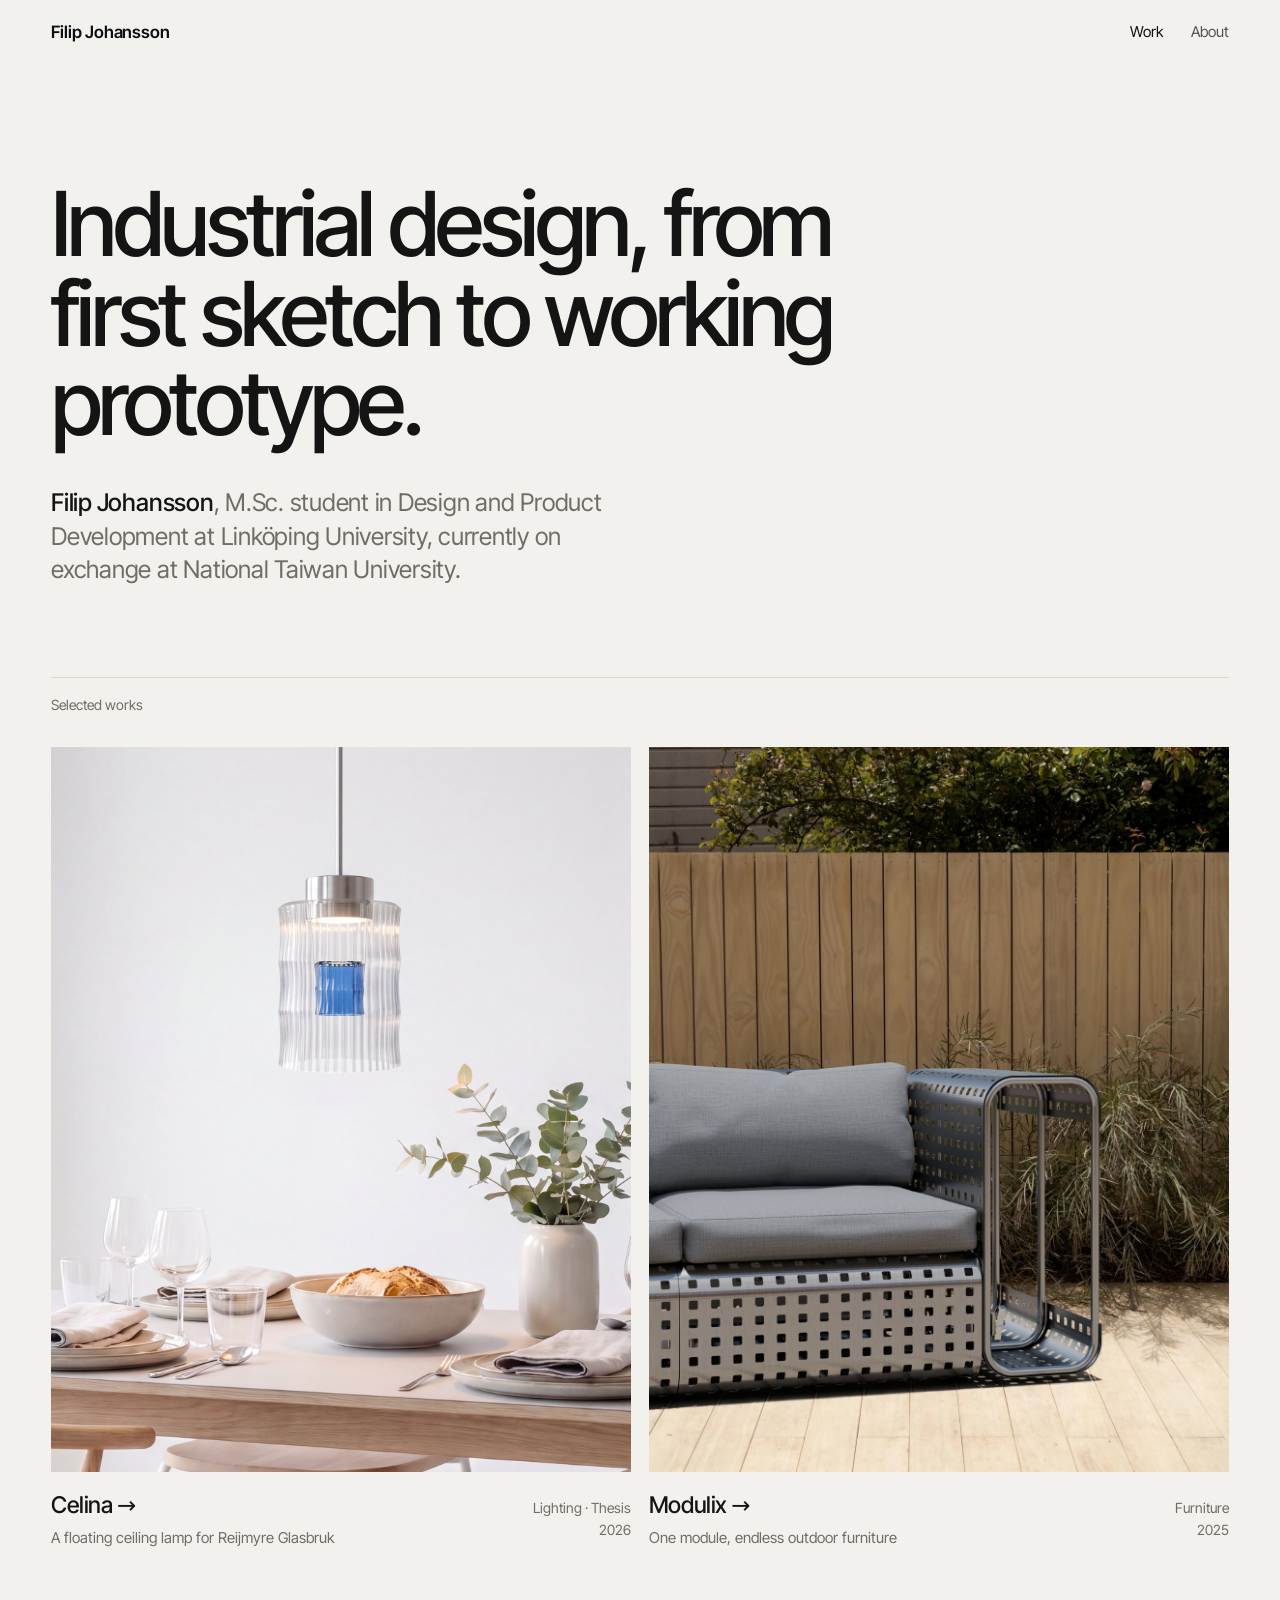
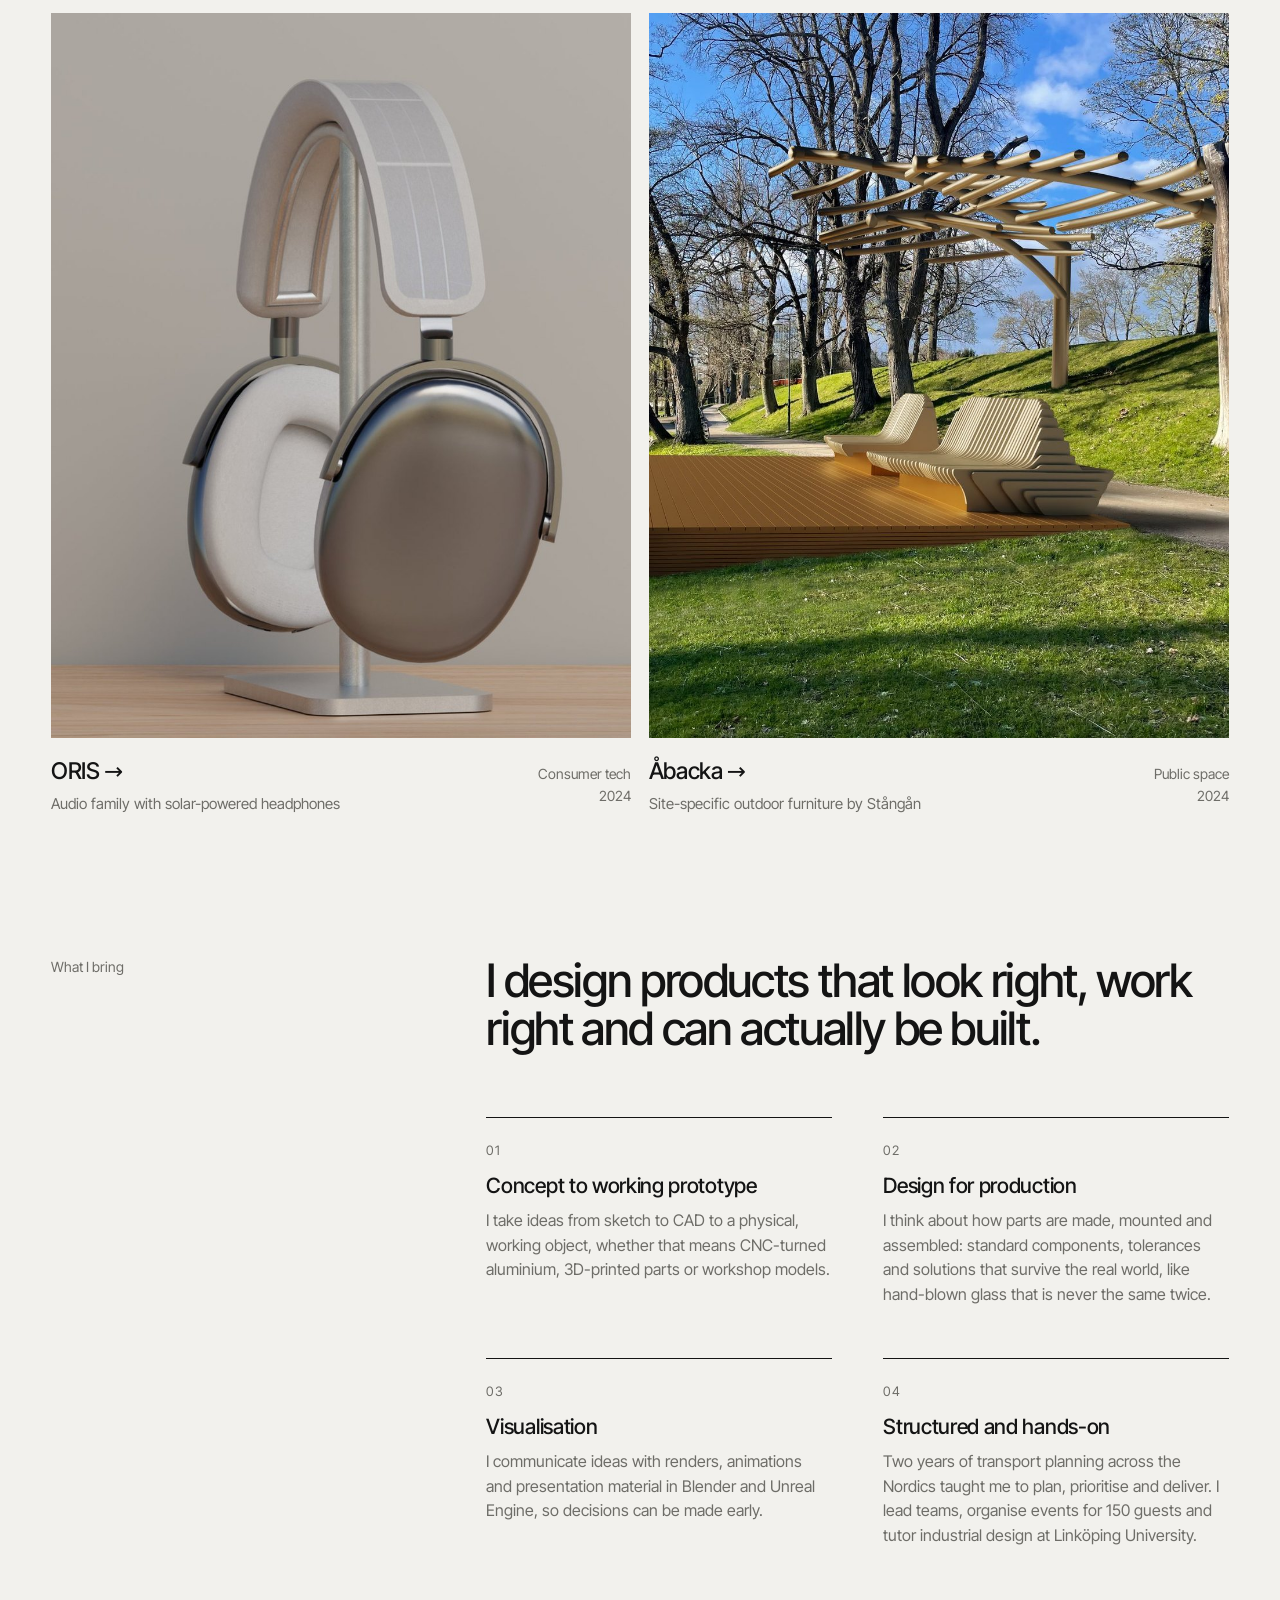
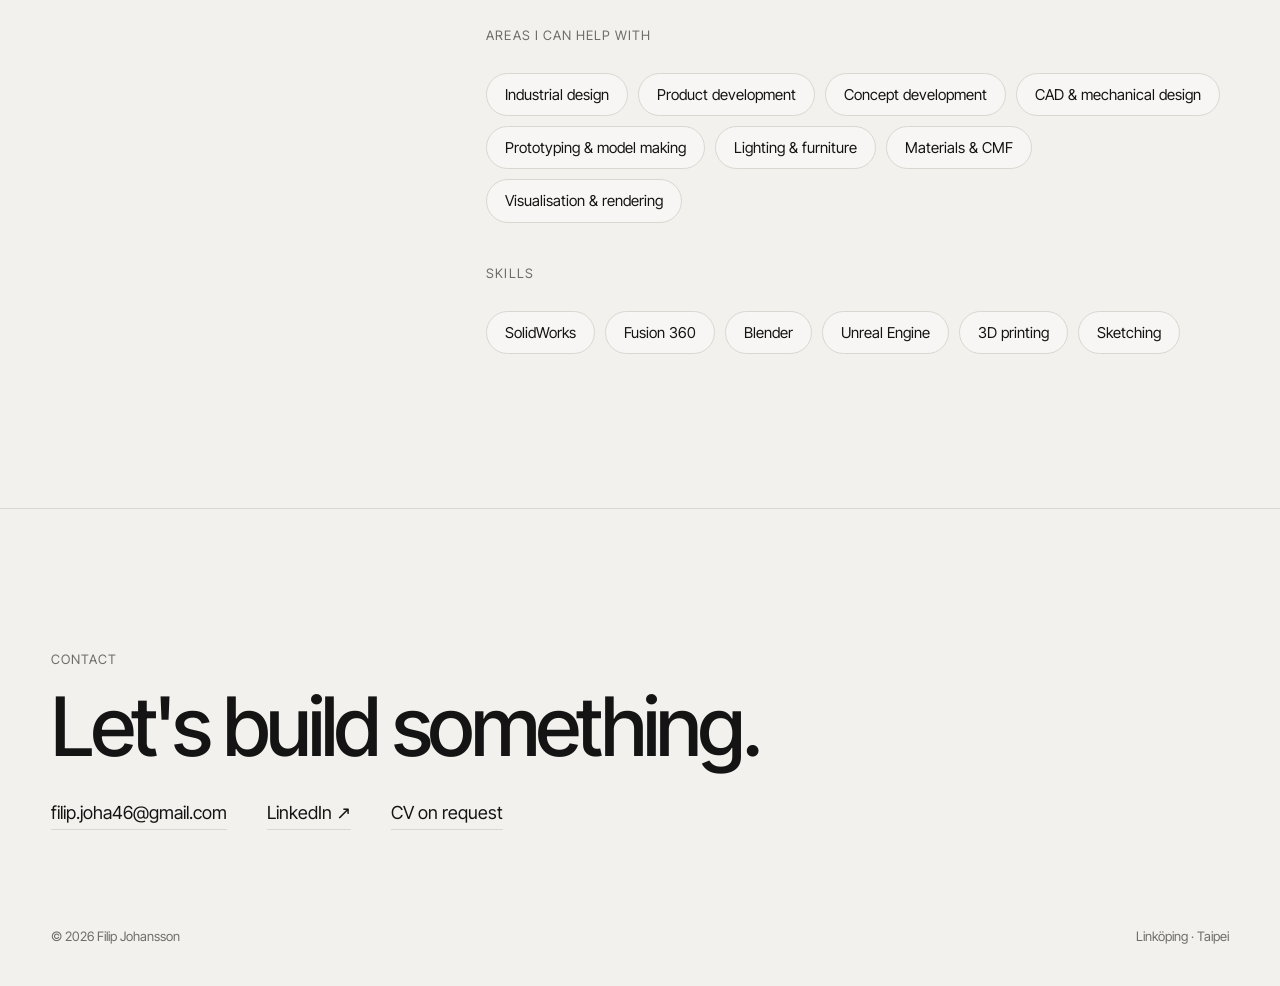
<file: index.html>
<!DOCTYPE html>
<html lang="en">
<head>
<meta charset="utf-8">
<meta name="viewport" content="width=device-width,initial-scale=1">
<title>Filip Johansson — Industrial Designer</title>
<meta name="description" content="Portfolio of Filip Johansson, M.Sc. student in Design and Product Development at Linköping University. Industrial design from first sketch to working prototype.">
<meta property="og:title" content="Filip Johansson — Industrial Designer">
<meta property="og:description" content="Industrial design, from first sketch to working prototype.">
<meta property="og:image" content="assets/img/card-celina.jpg">
<link rel="icon" href="data:image/svg+xml,%3Csvg xmlns=%22http://www.w3.org/2000/svg%22 viewBox=%220 0 32 32%22%3E%3Crect width=%2232%22 height=%2232%22 rx=%226%22 fill=%22%23141414%22/%3E%3Ctext x=%2216%22 y=%2222%22 font-family=%22Arial%22 font-size=%2215%22 font-weight=%22600%22 fill=%22%23F2F1ED%22 text-anchor=%22middle%22%3EFJ%3C/text%3E%3C/svg%3E">
<link rel="stylesheet" href="assets/style.css">
</head>
<body>

<header class="site-header">
  <div class="wrap">
    <a class="logo" href="./">Filip Johansson</a>
    <nav class="nav">
      <a href="#work" aria-current="page">Work</a>
      <a href="about.html">About</a>
    </nav>
  </div>
</header>

<main>
  <section class="hero wrap">
    <h1 class="display reveal">Industrial design, from first sketch to working prototype.</h1>
    <p class="lead reveal"><b>Filip Johansson</b>, M.Sc. student in Design and Product Development at Linköping University, currently on exchange at National Taiwan University.</p>
  </section>

  <section id="work" class="wrap">
    <div class="work-head reveal"><p class="label">Selected works</p></div>
    <div class="work">
      <a class="tile reveal" href="projects/celina.html">
        <div class="tile-img"><img src="assets/img/card-celina.jpg" alt="Celina ceiling lamp with blue inner glass above a dining table" loading="eager"></div>
        <div class="tile-body">
          <div><div class="tile-title">Celina <span class="arrow">→</span></div><div class="tile-sub">A floating ceiling lamp for Reijmyre Glasbruk</div></div>
          <div class="tile-tags">Lighting · Thesis<br>2026</div>
        </div>
      </a>
      <a class="tile reveal" href="projects/modulix.html">
        <div class="tile-img"><img src="assets/img/card-modulix.jpg" alt="Modulix modular outdoor sofa in perforated metal" loading="lazy"></div>
        <div class="tile-body">
          <div><div class="tile-title">Modulix <span class="arrow">→</span></div><div class="tile-sub">One module, endless outdoor furniture</div></div>
          <div class="tile-tags">Furniture<br>2025</div>
        </div>
      </a>
      <a class="tile reveal" href="projects/oris.html">
        <div class="tile-img"><img src="assets/img/card-oris.jpg" alt="ORIS S3 headphones at an angle, showing the solar cell in the headband" loading="lazy"></div>
        <div class="tile-body">
          <div><div class="tile-title">ORIS <span class="arrow">→</span></div><div class="tile-sub">Audio family with solar-powered headphones</div></div>
          <div class="tile-tags">Consumer tech<br>2024</div>
        </div>
      </a>
      <a class="tile reveal" href="projects/abacka.html">
        <div class="tile-img"><img src="assets/img/card-abacka.jpg" alt="Åbacka deck, slatted loungers and pergola by the Stångån river" loading="lazy"></div>
        <div class="tile-body">
          <div><div class="tile-title">Åbacka <span class="arrow">→</span></div><div class="tile-sub">Site-specific outdoor furniture by Stångån</div></div>
          <div class="tile-tags">Public space<br>2024</div>
        </div>
      </a>
    </div>
  </section>

  <section id="approach" class="section wrap">
    <div class="split">
      <p class="label reveal">What I bring</p>
      <div class="reveal">
        <h2>I design products that look right, work right and can actually be built.</h2>
        <div class="qualities">
          <div class="quality">
            <span class="n">01</span>
            <h3>Concept to working prototype</h3>
            <p>I take ideas from sketch to CAD to a physical, working object, whether that means CNC-turned aluminium, 3D-printed parts or workshop models.</p>
          </div>
          <div class="quality">
            <span class="n">02</span>
            <h3>Design for production</h3>
            <p>I think about how parts are made, mounted and assembled: standard components, tolerances and solutions that survive the real world, like hand-blown glass that is never the same twice.</p>
          </div>
          <div class="quality">
            <span class="n">03</span>
            <h3>Visualisation</h3>
            <p>I communicate ideas with renders, animations and presentation material in Blender and Unreal Engine, so decisions can be made early.</p>
          </div>
          <div class="quality">
            <span class="n">04</span>
            <h3>Structured and hands-on</h3>
            <p>Two years of transport planning across the Nordics taught me to plan, prioritise and deliver. I lead teams, organise events for 150 guests and tutor industrial design at Linköping University.</p>
          </div>
        </div>

        <p class="eyebrow" style="margin-top:clamp(48px,6vw,80px)">Areas I can help with</p>
        <ul class="areas">
          <li>Industrial design</li>
          <li>Product development</li>
          <li>Concept development</li>
          <li>CAD &amp; mechanical design</li>
          <li>Prototyping &amp; model making</li>
          <li>Lighting &amp; furniture</li>
          <li>Materials &amp; CMF</li>
          <li>Visualisation &amp; rendering</li>
        </ul>
        <p class="eyebrow" style="margin-top:40px">Skills</p>
        <ul class="areas">
          <li>SolidWorks</li><li>Fusion 360</li><li>Blender</li><li>Unreal Engine</li><li>3D printing</li><li>Sketching</li>
        </ul>
      </div>
    </div>
  </section>
</main>

<footer id="contact" class="contact">
  <div class="wrap">
    <p class="eyebrow">Contact</p>
    <h2 class="display" style="margin-top:16px">Let's build something.</h2>
    <div class="contact-links">
      <a href="mailto:filip.joha46@gmail.com">filip.joha46@gmail.com</a>
      <a href="https://www.linkedin.com/in/filip-johansson-716963175/" target="_blank" rel="noopener">LinkedIn ↗</a>
      <a href="mailto:filip.joha46@gmail.com?subject=CV%20request">CV on request</a>
    </div>
    <div class="foot"><span>© <span id="year">2026</span> Filip Johansson</span><span>Linköping · Taipei</span></div>
  </div>
</footer>

<script src="assets/main.js"></script>
</body>
</html>
</file>
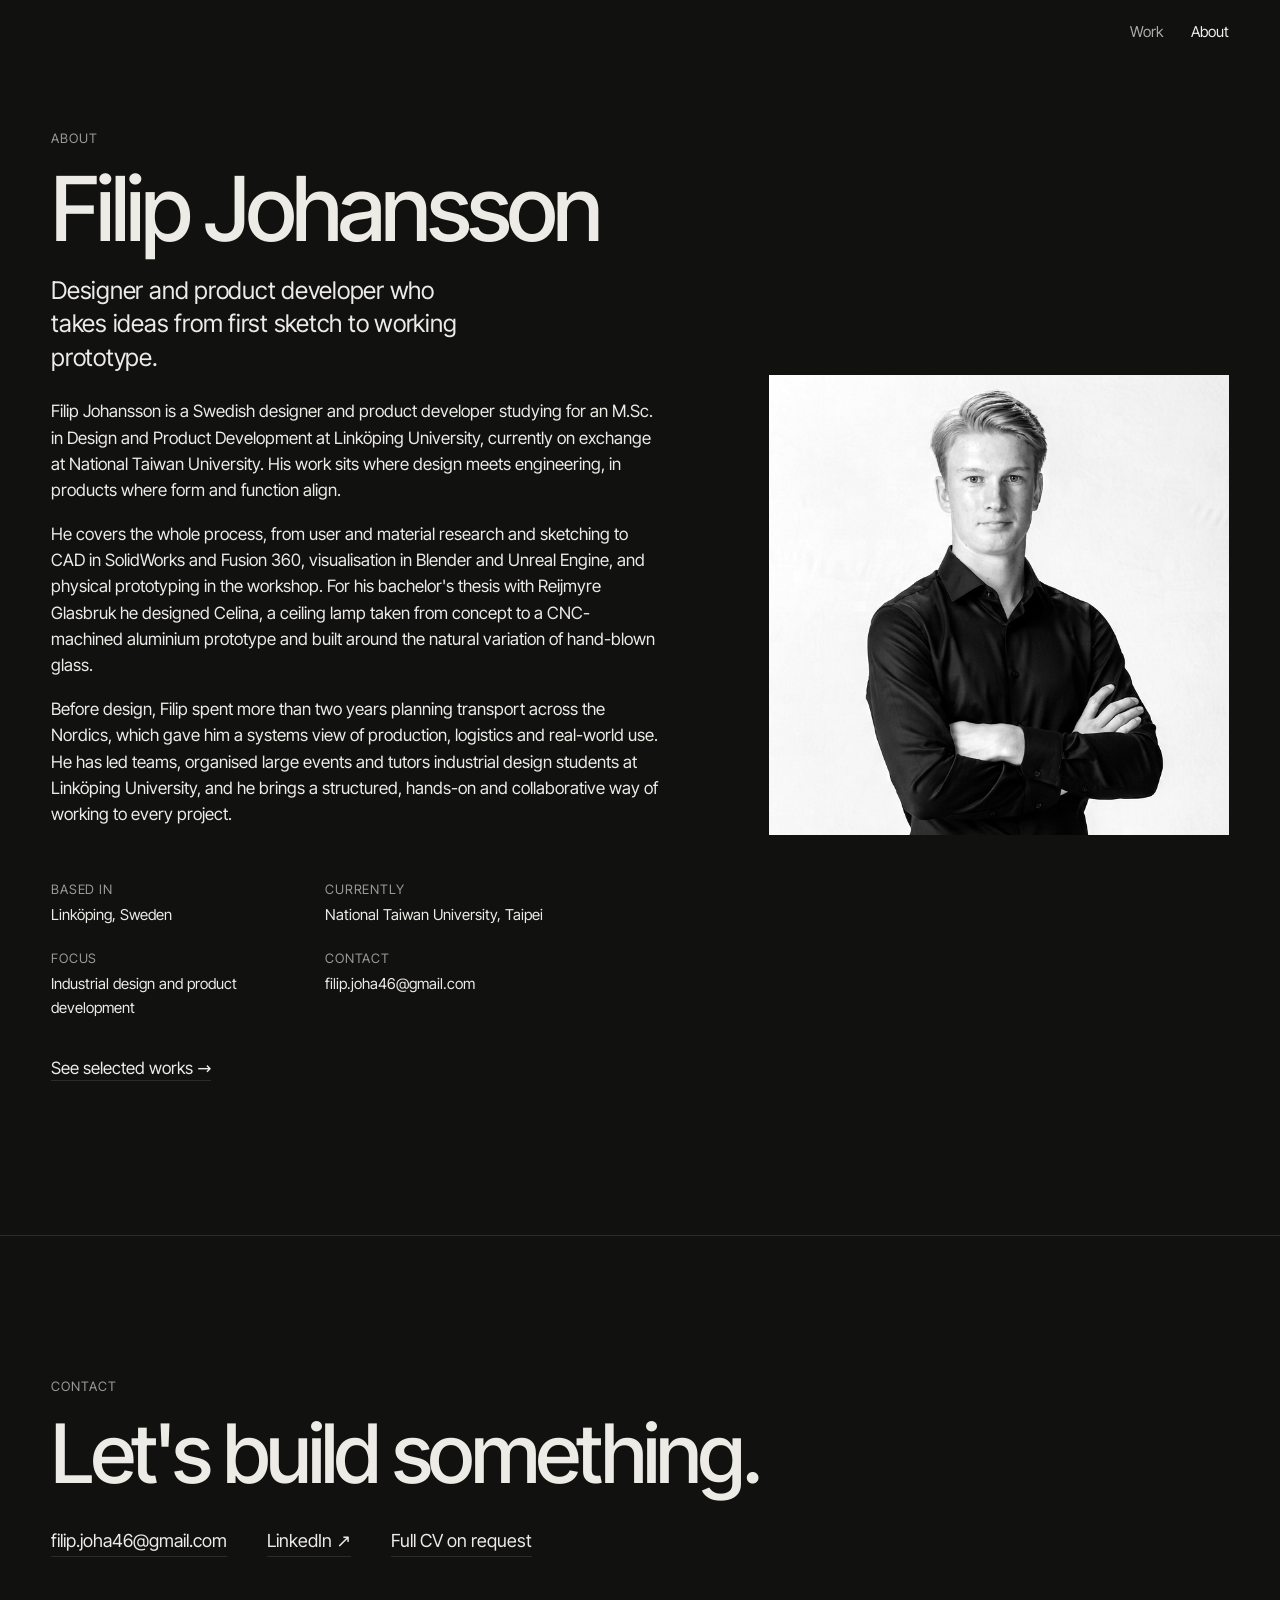
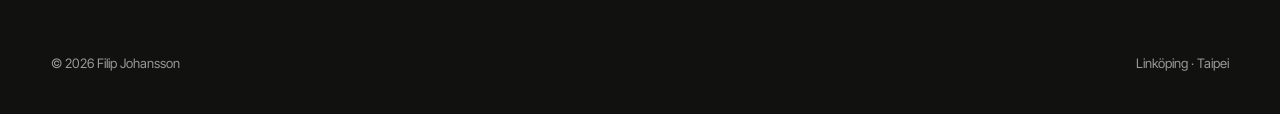
<file: about.html>
<!DOCTYPE html>
<html lang="en">
<head>
<meta charset="utf-8">
<meta name="viewport" content="width=device-width,initial-scale=1">
<title>About — Filip Johansson</title>
<meta name="description" content="About Filip Johansson, M.Sc. student in Design and Product Development at Linköping University: experience, education, skills and contact.">
<meta property="og:title" content="About — Filip Johansson">
<meta property="og:image" content="assets/img/filip.jpg">
<link rel="icon" href="data:image/svg+xml,%3Csvg xmlns=%22http://www.w3.org/2000/svg%22 viewBox=%220 0 32 32%22%3E%3Crect width=%2232%22 height=%2232%22 rx=%226%22 fill=%22%23141414%22/%3E%3Ctext x=%2216%22 y=%2222%22 font-family=%22Arial%22 font-size=%2215%22 font-weight=%22600%22 fill=%22%23F2F1ED%22 text-anchor=%22middle%22%3EFJ%3C/text%3E%3C/svg%3E">
<link rel="stylesheet" href="assets/style.css">
</head>
<body class="dark">

<header class="site-header">
  <div class="wrap">
    <span></span>
    <nav class="nav">
      <a href="./#work">Work</a>
      <a href="about.html" aria-current="page">About</a>
    </nav>
  </div>
</header>

<main>
  <section class="case-split wrap">
    <div class="split-text reveal">
      <p class="eyebrow">About</p>
      <h1 class="display">Filip Johansson</h1>
      <p class="lead">Designer and product developer who takes ideas from first sketch to working prototype.</p>
      <p style="margin-top:24px">Filip Johansson is a Swedish designer and product developer studying for an M.Sc. in Design and Product Development at Linköping University, currently on exchange at National Taiwan University. His work sits where design meets engineering, in products where form and function align.</p>
      <p>He covers the whole process, from user and material research and sketching to CAD in SolidWorks and Fusion 360, visualisation in Blender and Unreal Engine, and physical prototyping in the workshop. For his bachelor's thesis with Reijmyre Glasbruk he designed Celina, a ceiling lamp taken from concept to a CNC-machined aluminium prototype and built around the natural variation of hand-blown glass.</p>
      <p>Before design, Filip spent more than two years planning transport across the Nordics, which gave him a systems view of production, logistics and real-world use. He has led teams, organised large events and tutors industrial design students at Linköping University, and he brings a structured, hands-on and collaborative way of working to every project.</p>
      <dl class="meta">
        <div><dt>Based in</dt><dd>Linköping, Sweden</dd></div>
        <div><dt>Currently</dt><dd>National Taiwan University, Taipei</dd></div>
        <div><dt>Focus</dt><dd>Industrial design and product development</dd></div>
        <div><dt>Contact</dt><dd><a href="mailto:filip.joha46@gmail.com">filip.joha46@gmail.com</a></dd></div>
      </dl>
      <p style="margin-top:36px"><a class="more" href="./#work">See selected works →</a></p>
    </div>
    <figure class="split-img about-portrait portrait-sm"><img src="assets/img/filip.jpg" alt="Portrait of Filip Johansson"></figure>
  </section>


</main>

<footer id="contact" class="contact">
  <div class="wrap">
    <p class="eyebrow">Contact</p>
    <h2 class="display" style="margin-top:16px">Let's build something.</h2>
    <div class="contact-links">
      <a href="mailto:filip.joha46@gmail.com">filip.joha46@gmail.com</a>
      <a href="https://www.linkedin.com/in/filip-johansson-716963175/" target="_blank" rel="noopener">LinkedIn ↗</a>
      <a href="mailto:filip.joha46@gmail.com?subject=CV%20request">Full CV on request</a>
    </div>
    <div class="foot"><span>© <span id="year">2026</span> Filip Johansson</span><span>Linköping · Taipei</span></div>
  </div>
</footer>

<script src="assets/main.js"></script>
</body>
</html>
</file>
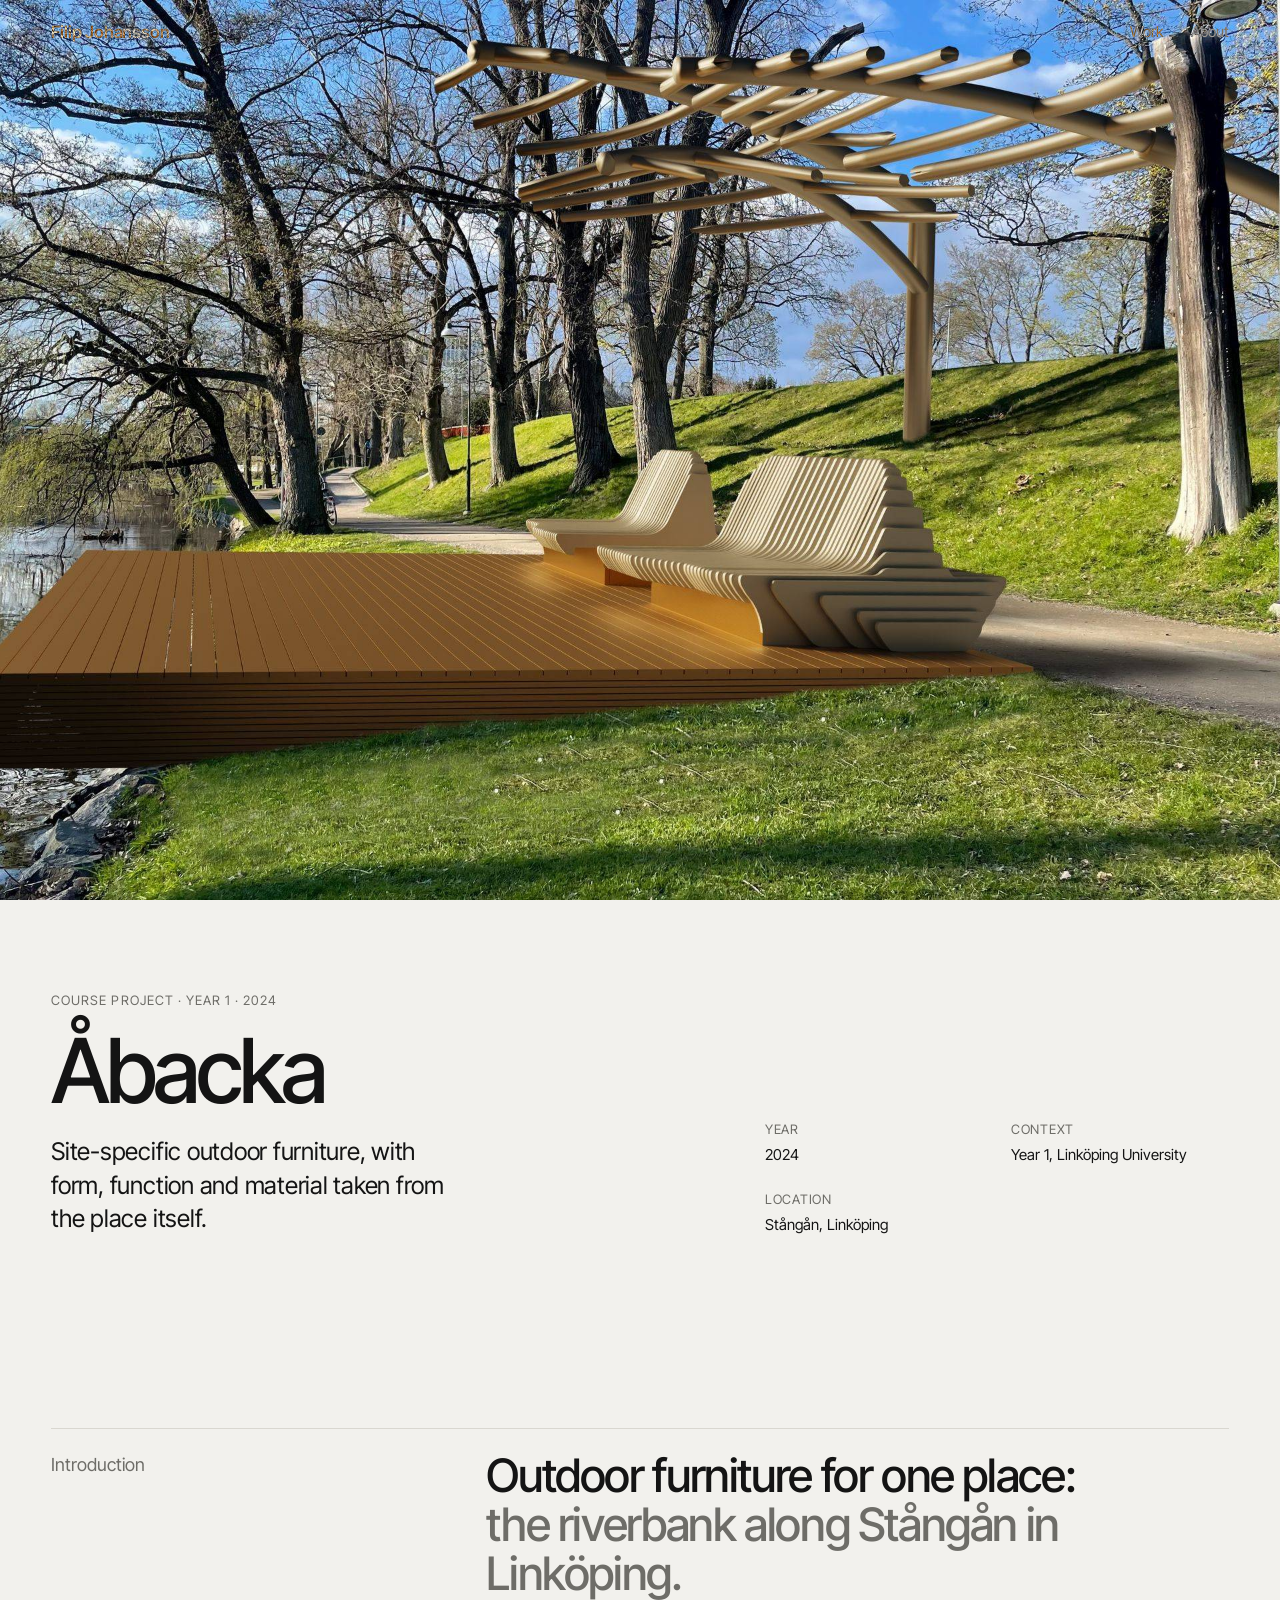
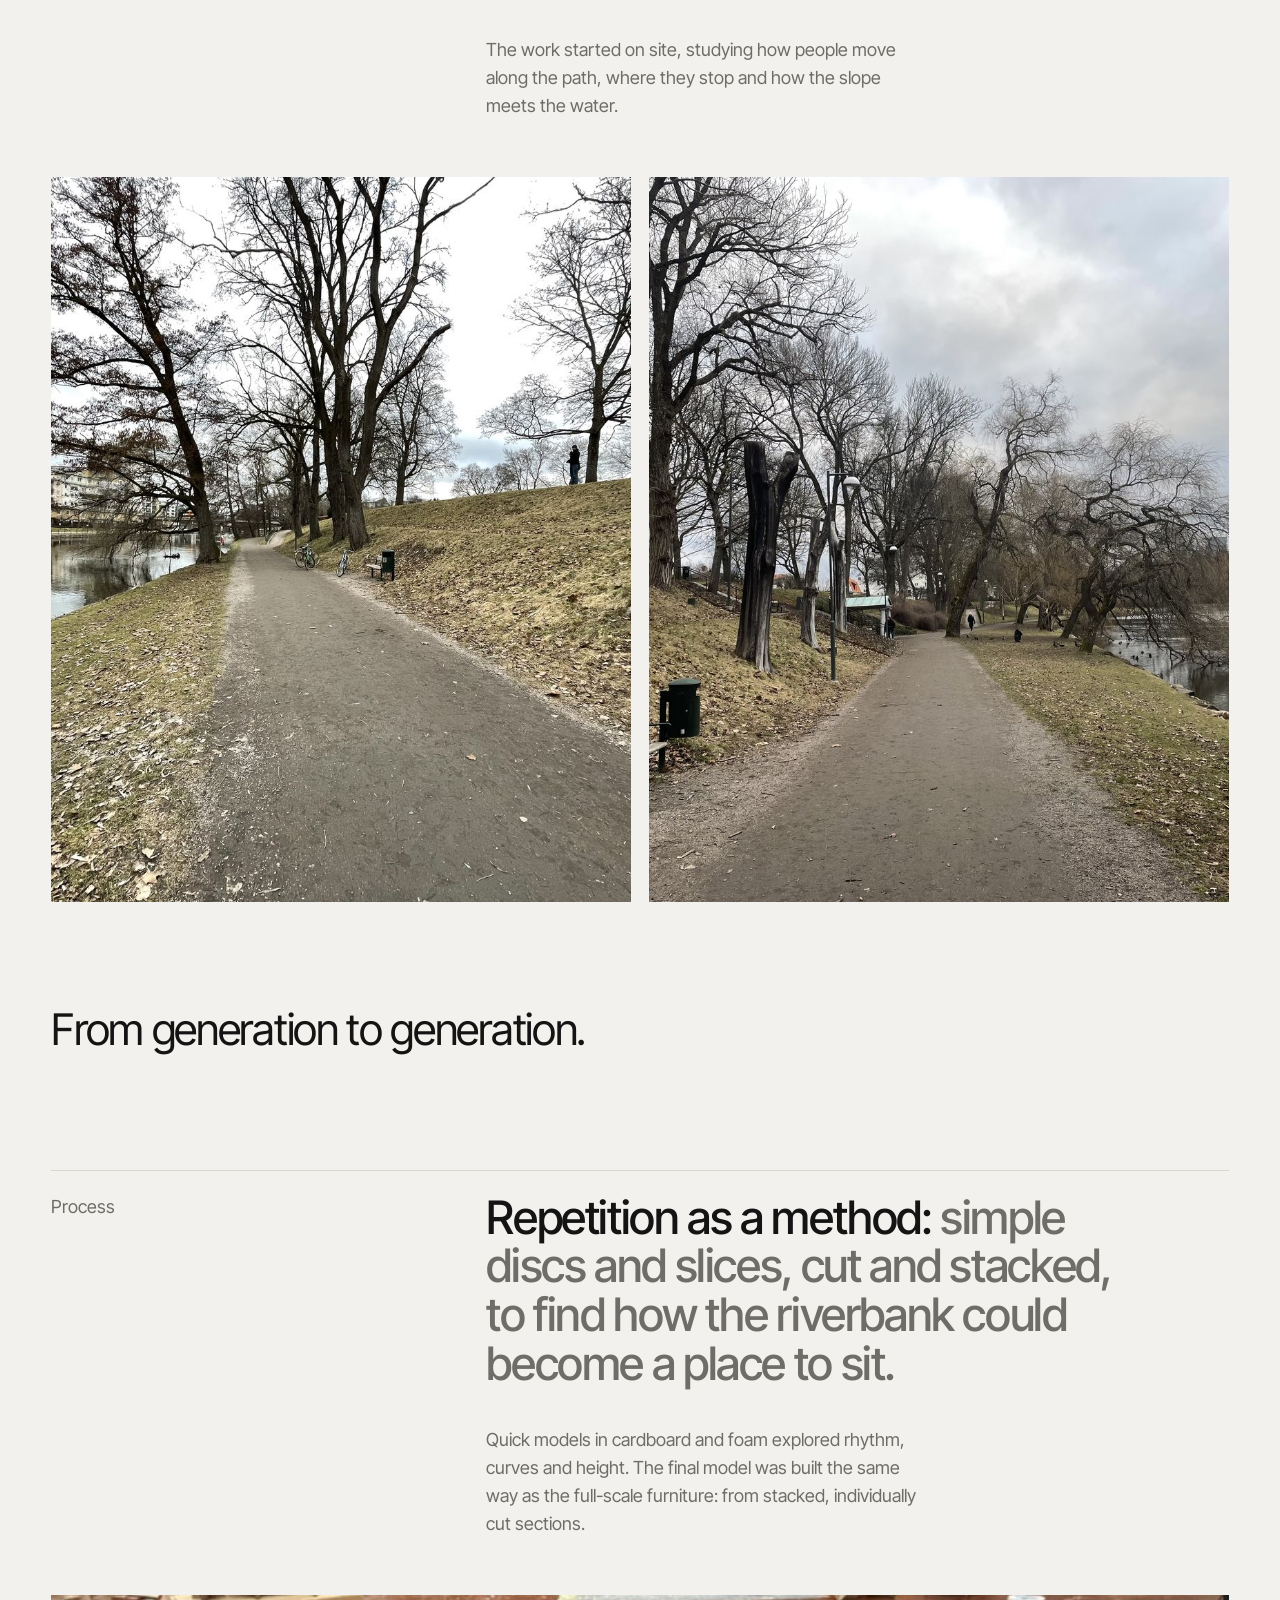
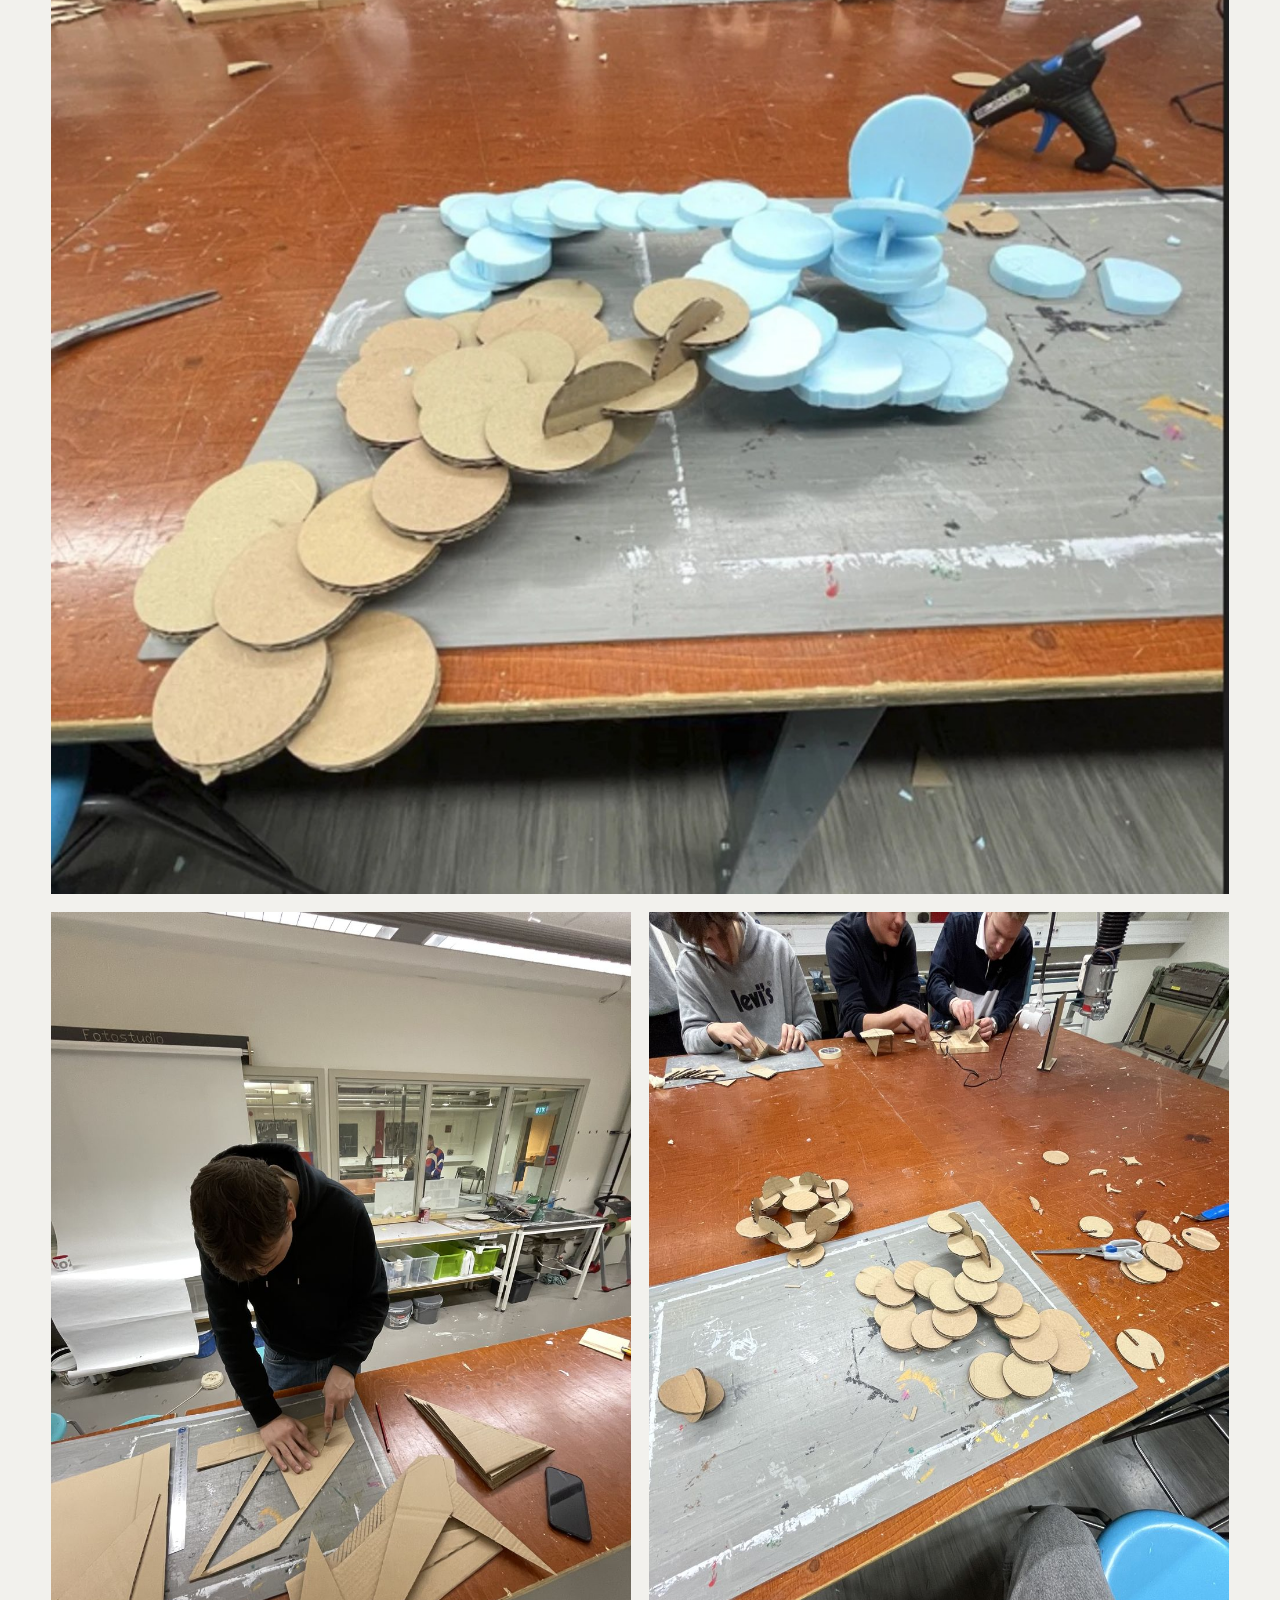
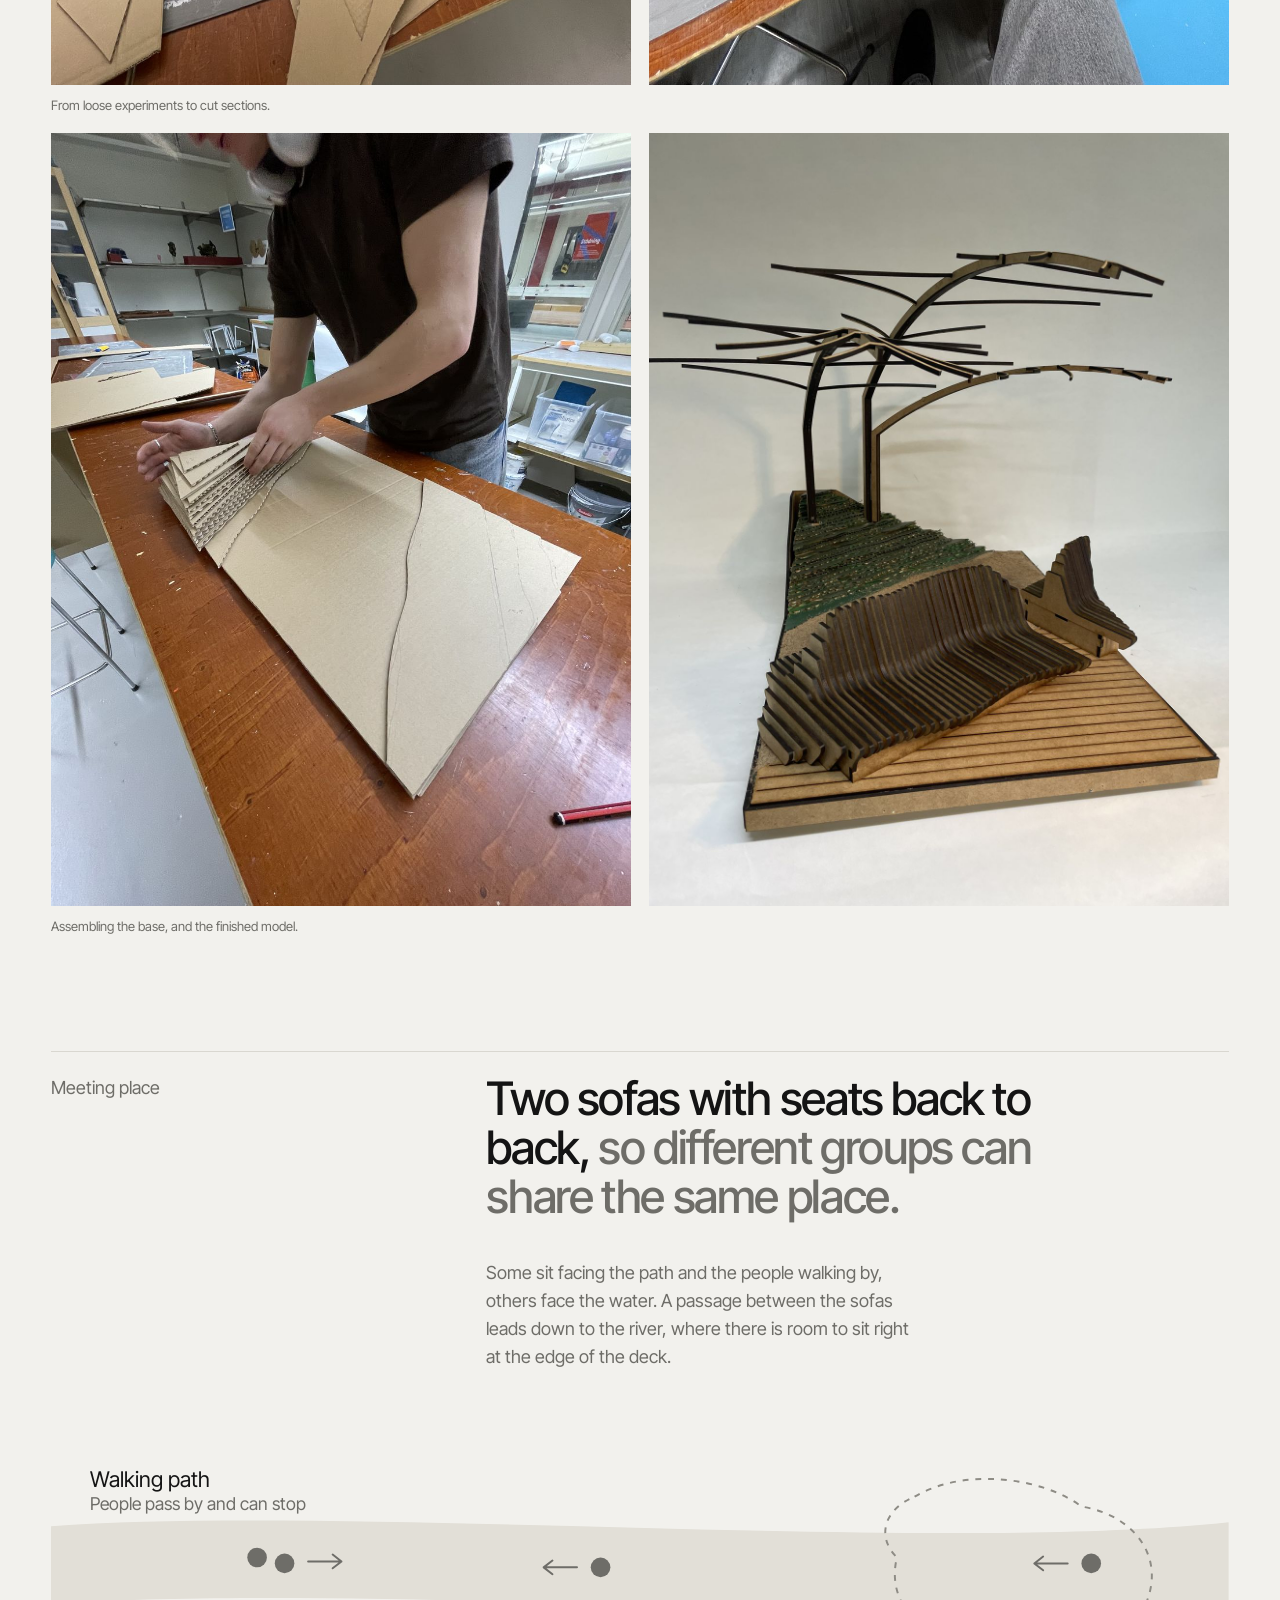
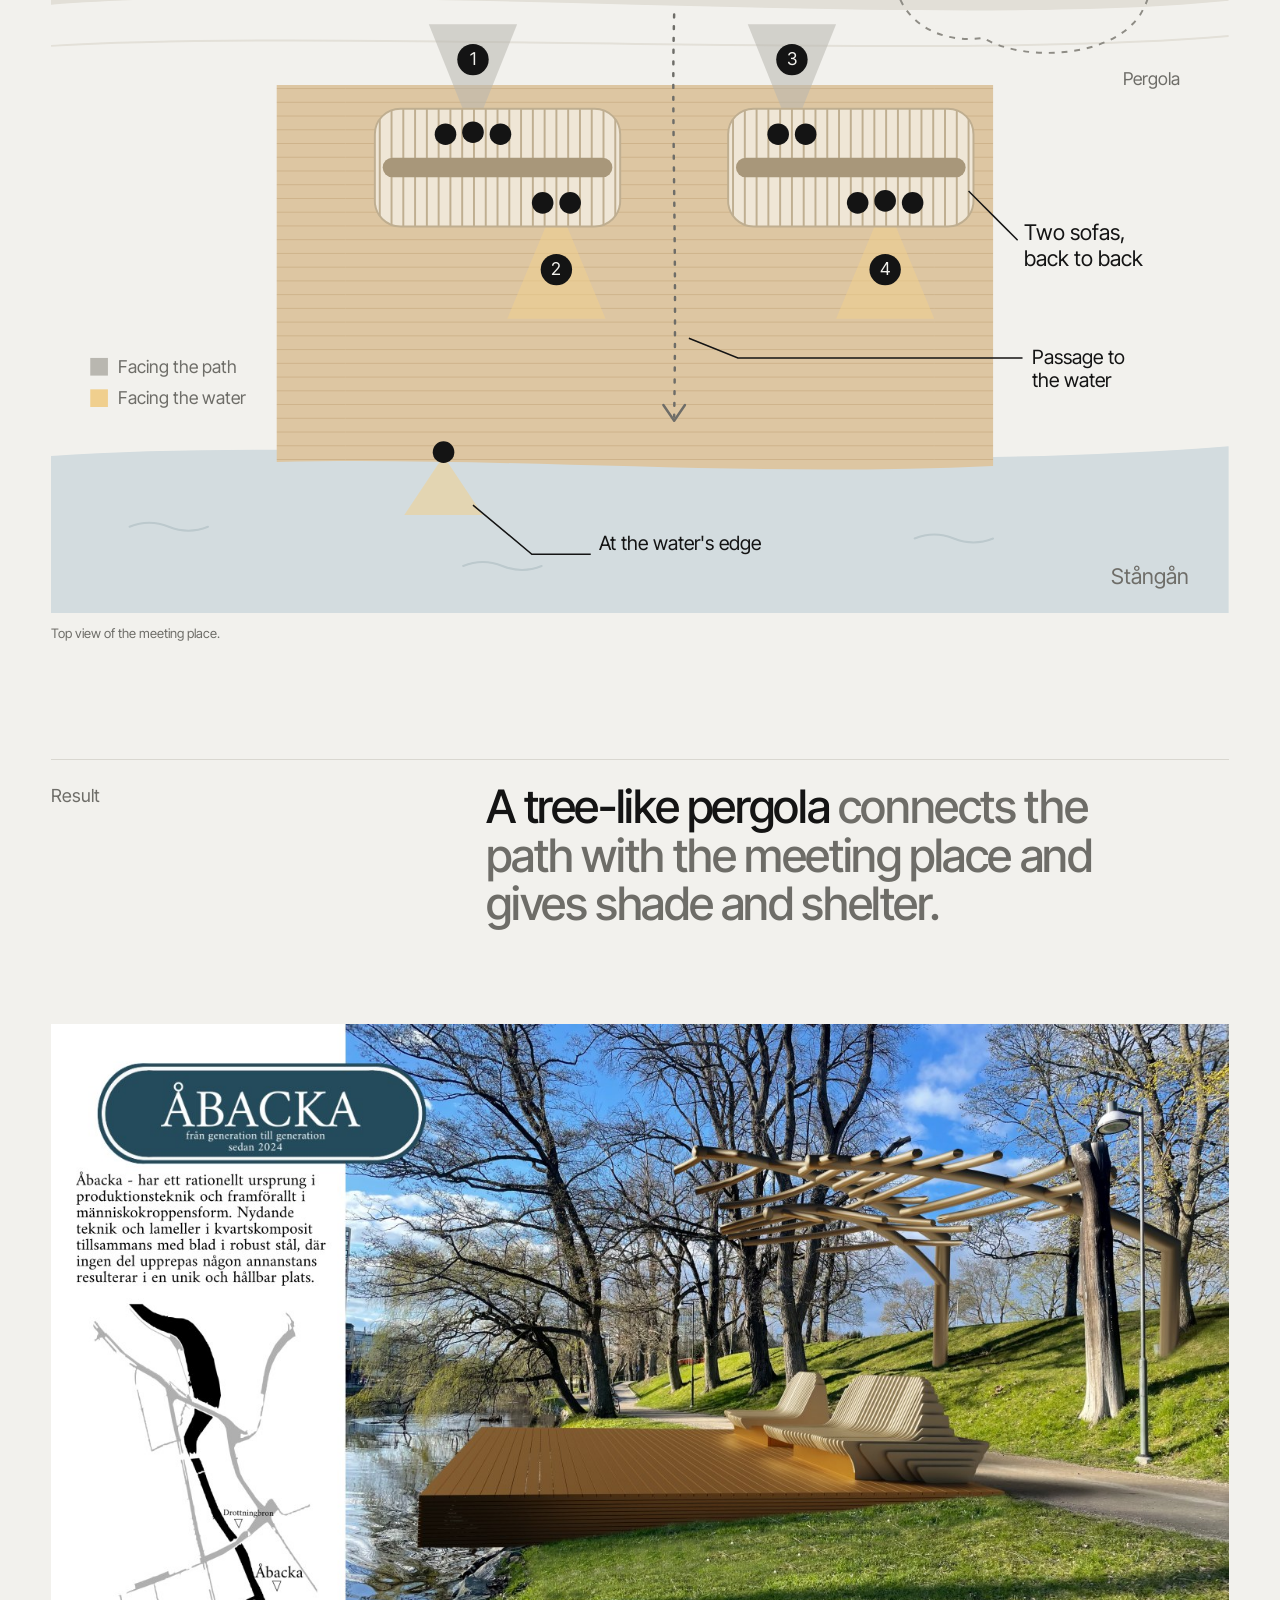
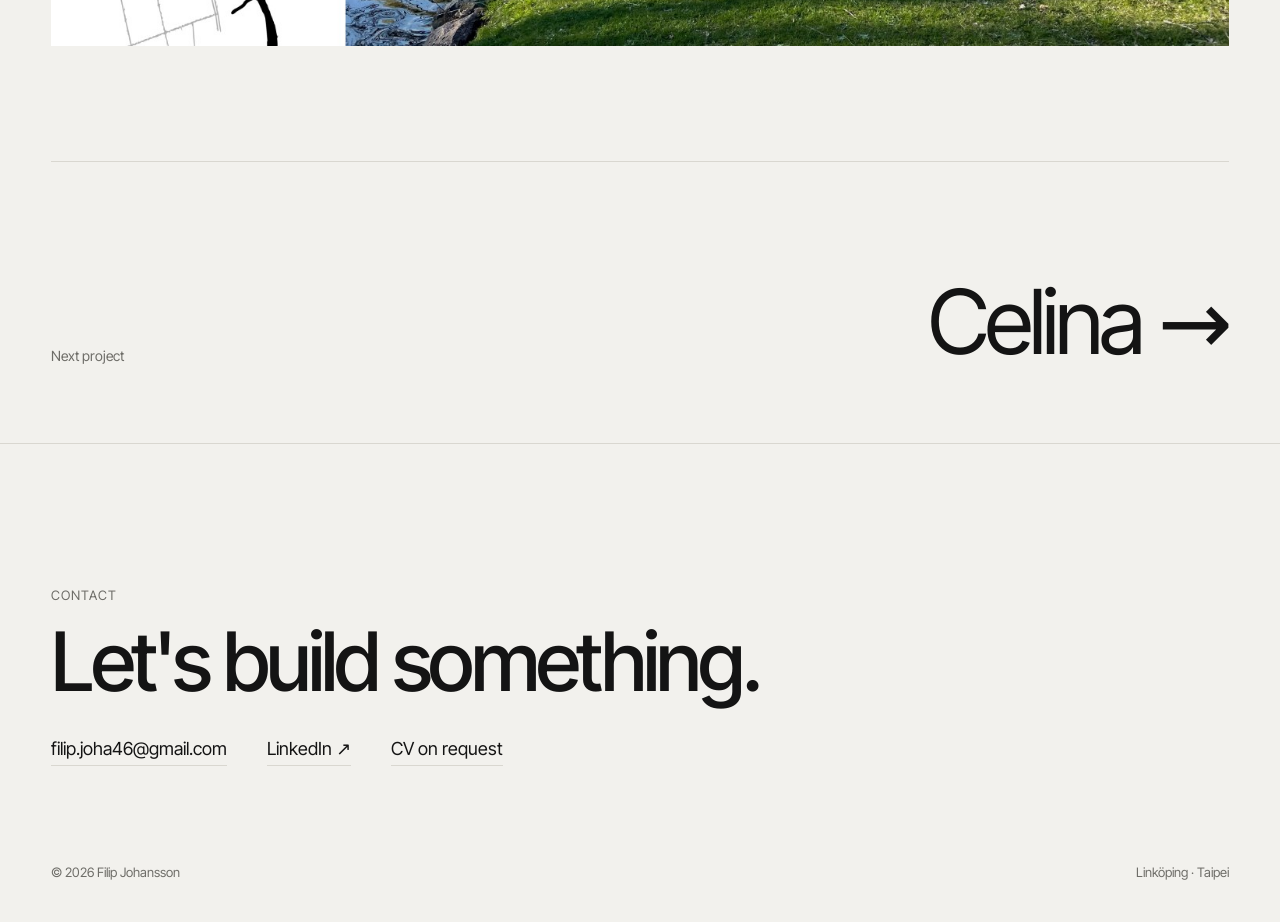
<file: projects/abacka.html>
<!DOCTYPE html>
<html lang="en">
<head>
<meta charset="utf-8">
<meta name="viewport" content="width=device-width,initial-scale=1">
<title>Åbacka — Filip Johansson</title>
<meta name="description" content="Åbacka, site-specific outdoor furniture by Stångån in Linköping. Linköping University 2024.">
<meta property="og:title" content="Åbacka — Filip Johansson">
<meta property="og:description" content="Åbacka, site-specific outdoor furniture by Stångån in Linköping. Linköping University 2024.">
<meta property="og:image" content="../assets/img/card-abacka.jpg">
<link rel="icon" href="data:image/svg+xml,%3Csvg xmlns=%22http://www.w3.org/2000/svg%22 viewBox=%220 0 32 32%22%3E%3Crect width=%2232%22 height=%2232%22 rx=%226%22 fill=%22%23141414%22/%3E%3Ctext x=%2216%22 y=%2222%22 font-family=%22Arial%22 font-size=%2215%22 font-weight=%22600%22 fill=%22%23F2F1ED%22 text-anchor=%22middle%22%3EFJ%3C/text%3E%3C/svg%3E">
<link rel="stylesheet" href="../assets/style.css">
</head>
<body>
<header class="site-header">
  <div class="wrap">
    <a class="logo" href="../">Filip Johansson</a>
    <nav class="nav">
      <a href="../#work" aria-current="page">Work</a>
      <a href="../about.html">About</a>
    </nav>
  </div>
</header>
<main>
  <div class="case-cover"><img src="../assets/img/aba-hero-wide.jpg" alt="Åbacka deck, slatted loungers and pergola by the river" style="object-position:50% 60%"></div>
  <section class="case-intro wrap">
    <div class="case-head">
      <div class="reveal"><p class="eyebrow">Course project · Year 1 · 2024</p><h1 class="display">Åbacka</h1><p class="lead">Site-specific outdoor furniture, with form, function and material taken from the place itself.</p></div>
      <dl class="meta reveal"><div><dt>Year</dt><dd>2024</dd></div><div><dt>Context</dt><dd>Year 1, Linköping University</dd></div><div><dt>Location</dt><dd>Stångån, Linköping</dd></div></dl>
    </div>
  </section>
  <section class="chapter wrap">
    <div class="chapter-text reveal">
      <p class="label">Introduction</p>
      <div><h2 class="statement">Outdoor furniture for one place: <span class="mute">the riverbank along Stångån in Linköping.</span></h2>
      <p class="st-body">The work started on site, studying how people move along the path, where they stop and how the slope meets the water.</p></div>
    </div>
    <div class="media c2 reveal"><figure class="r45"><img src="../assets/img/aba-site-1.jpg" alt="The path along Stångån" loading="lazy"></figure><figure class="r45"><img src="../assets/img/aba-site-2.jpg" alt="People walking along the riverbank" loading="lazy"></figure></div>
  </section>
  <div class="wrap"><p class="quote reveal">From generation to generation.</p></div>
  <section class="chapter wrap">
    <div class="chapter-text reveal">
      <p class="label">Process</p>
      <div><h2 class="statement">Repetition as a method: <span class="mute">simple discs and slices, cut and stacked, to find how the riverbank could become a place to sit.</span></h2>
      <p class="st-body">Quick models in cardboard and foam explored rhythm, curves and height. The final model was built the same way as the full-scale furniture: from stacked, individually cut sections.</p></div>
    </div>
    <div class="media  reveal"><figure class="fit"><img src="../assets/img/aba-discs.jpg" alt="Cardboard and foam discs glued into flowing, wave-like forms on the workshop table" loading="lazy"></figure></div>
    <div class="media c2 reveal"><figure class="r34"><img src="../assets/img/aba-proc-3.jpg" alt="Cutting sections for the model" loading="lazy"></figure><figure class="r34"><img src="../assets/img/aba-proc-1.jpg" alt="Model parts on the workshop table" loading="lazy"></figure></div><p class="cap">From loose experiments to cut sections.</p>
    <div class="media c2 reveal"><figure class="r34"><img src="../assets/img/aba-proc-4.jpg" alt="Assembling the model base" loading="lazy"></figure><figure class="r34"><img src="../assets/img/aba-model-1.jpg" alt="Finished model" loading="lazy"></figure></div><p class="cap">Assembling the base, and the finished model.</p>
  </section>
  <section class="chapter wrap">
    <div class="chapter-text reveal">
      <p class="label">Meeting place</p>
      <div><h2 class="statement">Two sofas with seats back to back, <span class="mute">so different groups can share the same place.</span></h2>
      <p class="st-body">Some sit facing the path and the people walking by, others face the water. A passage between the sofas leads down to the river, where there is room to sit right at the edge of the deck.</p></div>
    </div>
    <div class="media  reveal"><figure class="r32 fit"><svg viewBox="0 0 1200 800" xmlns="http://www.w3.org/2000/svg" role="img" aria-label="Top view of the Åbacka meeting place: people walk along the path at the top, two slatted sofas with seats back to back stand on the deck along the path with a passage between them down to the water, four groups sit on them, two facing the path and two facing the water, and one person sits at the edge of the deck by the river" style="width:100%;height:100%;display:block;font-family:var(--font)">
  <defs>
    <pattern id="ab-deck" width="1200" height="14" patternUnits="userSpaceOnUse"><rect width="1200" height="14" fill="#DDC6A2"/><line x1="0" y1="13.5" x2="1200" y2="13.5" stroke="#CDB38B" stroke-width="1"/></pattern>
    <pattern id="ab-slat" width="12" height="200" patternUnits="userSpaceOnUse"><rect width="12" height="200" fill="#EFE6D6"/><line x1="11" y1="0" x2="11" y2="200" stroke="#BFAE90" stroke-width="2"/></pattern>
    <g id="ab-p"><circle r="11" fill="#141414"/></g>
  </defs>
  <rect width="1200" height="800" fill="#F2F1ED"/>

  <!-- slope contours -->
  <g fill="none" stroke="#E3E0D8" stroke-width="2"><path d="M0 222 C300 204 900 238 1200 212"/></g>

  <!-- path -->
  <path d="M0 100 C300 78 900 128 1200 96 L1200 176 C900 206 300 156 0 180 Z" fill="#E2DFD7"/>
  <text x="40" y="60" font-size="22" fill="#141414">Walking path</text>
  <text x="40" y="84" font-size="18" fill="#6E6D68">People pass by and can stop</text>
  <g fill="#6E6D68"><circle cx="210" cy="132" r="10"/><circle cx="238" cy="138" r="10"/><circle cx="560" cy="142" r="10"/><circle cx="1060" cy="138" r="10"/></g>
  <g fill="none" stroke="#6E6D68" stroke-width="2" stroke-linecap="round" stroke-linejoin="round">
    <path d="M262 136 h34 m-9 -7 l9 7 l-9 7"/><path d="M536 142 h-34 m9 -7 l-9 7 l9 7"/><path d="M1036 138 h-34 m9 -7 l-9 7 l9 7"/>
  </g>

  <!-- pergola over the path, outline only -->
  <path d="M880 70 C930 40 1010 50 1050 80 C1110 90 1140 140 1110 190 C1080 236 990 238 950 214 C890 222 850 180 862 132 C840 110 850 82 880 70 Z" fill="none" stroke="#8E8C85" stroke-width="2" stroke-dasharray="6 7"/>
  <text x="1150" y="262" font-size="18" fill="#6E6D68" text-anchor="end">Pergola</text>

  <!-- river -->
  <path d="M0 640 C300 618 800 662 1200 630 L1200 800 L0 800 Z" fill="#D3DCDF"/>
  <g fill="none" stroke="#BCC9CD" stroke-width="2" stroke-linecap="round"><path d="M80 712 q20 -8 40 0 t40 0"/><path d="M420 752 q20 -8 40 0 t40 0"/><path d="M880 724 q20 -8 40 0 t40 0"/></g>
  <text x="1160" y="770" font-size="22" fill="#6E6D68" text-anchor="end">Stångån</text>

  <!-- deck -->
  <path d="M230 262 L960 262 L960 650 C700 662 450 640 230 646 Z" fill="url(#ab-deck)"/>

  <!-- view cones: grey towards the path, amber towards the water -->
  <g opacity=".55">
    <path d="M430 312 L385 200 L475 200 Z" fill="#B9B7B0"/>
    <path d="M755 312 L710 200 L800 200 Z" fill="#B9B7B0"/>
    <path d="M515 380 L465 500 L565 500 Z" fill="#F0CF8E"/>
    <path d="M850 380 L800 500 L900 500 Z" fill="#F0CF8E"/>
    <path d="M400 640 L360 700 L440 700 Z" fill="#F0CF8E"/>
  </g>

  <!-- passage between the sofas, from the path down to the water -->
  <path d="M635 190 C632 300 638 420 635 600" fill="none" stroke="#6E6D68" stroke-width="2.5" stroke-dasharray="3 9" stroke-linecap="round"/>
  <path d="M624 588 l11 16 l11 -16" fill="none" stroke="#6E6D68" stroke-width="2.5" stroke-linecap="round" stroke-linejoin="round"/>

  <!-- two slatted sofas, each with a backrest down the middle: seats back to back -->
  <rect x="330" y="286" width="250" height="120" rx="26" fill="url(#ab-slat)" stroke="#BFAE90" stroke-width="2"/>
  <rect x="338" y="336" width="234" height="20" rx="10" fill="#A8977A"/>
  <rect x="690" y="286" width="250" height="120" rx="26" fill="url(#ab-slat)" stroke="#BFAE90" stroke-width="2"/>
  <rect x="698" y="336" width="234" height="20" rx="10" fill="#A8977A"/>

  <!-- four groups: 1 and 3 face the path, 2 and 4 face the water -->
  <g><use href="#ab-p" x="402" y="312"/><use href="#ab-p" x="430" y="310"/><use href="#ab-p" x="458" y="312"/></g>
  <g><use href="#ab-p" x="501" y="382"/><use href="#ab-p" x="529" y="382"/></g>
  <g><use href="#ab-p" x="741" y="312"/><use href="#ab-p" x="769" y="312"/></g>
  <g><use href="#ab-p" x="822" y="382"/><use href="#ab-p" x="850" y="380"/><use href="#ab-p" x="878" y="382"/></g>
  <use href="#ab-p" x="400" y="636"/>

  <!-- group numbers -->
  <g font-size="18" fill="#F2F1ED" text-anchor="middle">
    <circle cx="430" cy="236" r="16" fill="#141414"/><text x="430" y="242">1</text>
    <circle cx="515" cy="450" r="16" fill="#141414"/><text x="515" y="456">2</text>
    <circle cx="755" cy="236" r="16" fill="#141414"/><text x="755" y="242">3</text>
    <circle cx="850" cy="450" r="16" fill="#141414"/><text x="850" y="456">4</text>
  </g>

  <!-- labels -->
  <g fill="none" stroke="#141414" stroke-width="1.5"><polyline points="985,420 960,395 935,370"/><polyline points="650,520 700,540 990,540"/><polyline points="430,690 490,740 550,740"/></g>
  <text x="992" y="420" font-size="22" fill="#141414">Two sofas,</text>
  <text x="992" y="446" font-size="22" fill="#141414">back to back</text>
  <text x="1000" y="546" font-size="20" fill="#141414">Passage to</text>
  <text x="1000" y="570" font-size="20" fill="#141414">the water</text>
  <text x="558" y="736" font-size="20" fill="#141414">At the water's edge</text>

  <!-- key -->
  <g font-size="18" fill="#6E6D68">
    <rect x="40" y="540" width="18" height="18" fill="#B9B7B0"/><text x="68" y="555">Facing the path</text>
    <rect x="40" y="572" width="18" height="18" fill="#F0CF8E"/><text x="68" y="587">Facing the water</text>
  </g>
</svg></figure></div><p class="cap">Top view of the meeting place.</p>
  </section>
  <section class="chapter wrap">
    <div class="chapter-text reveal">
      <p class="label">Result</p>
      <div><h2 class="statement">A tree-like pergola <span class="mute">connects the path with the meeting place and gives shade and shelter.</span></h2></div>
    </div>
    <div class="media  reveal"><figure class="fit paper"><img src="../assets/img/aba-sheet.jpg" alt="Åbacka presentation sheet" loading="lazy"></figure></div>
  </section>

  <div class="wrap">
    <div class="next">
      <p class="label">Next project</p>
      <a class="display" href="celina.html">Celina →</a>
    </div>
  </div>
</main>
<footer class="contact" id="contact">
  <div class="wrap">
    <p class="eyebrow">Contact</p>
    <h2 class="display" style="margin-top:16px">Let's build something.</h2>
    <div class="contact-links">
      <a href="mailto:filip.joha46@gmail.com">filip.joha46@gmail.com</a>
      <a href="https://www.linkedin.com/in/filip-johansson-716963175/" target="_blank" rel="noopener">LinkedIn ↗</a>
      <a href="mailto:filip.joha46@gmail.com?subject=CV%20request">CV on request</a>
    </div>
    <div class="foot"><span>© <span id="year">2026</span> Filip Johansson</span><span>Linköping · Taipei</span></div>
  </div>
</footer>
<script src="../assets/main.js"></script>
</body>
</html>
</file>
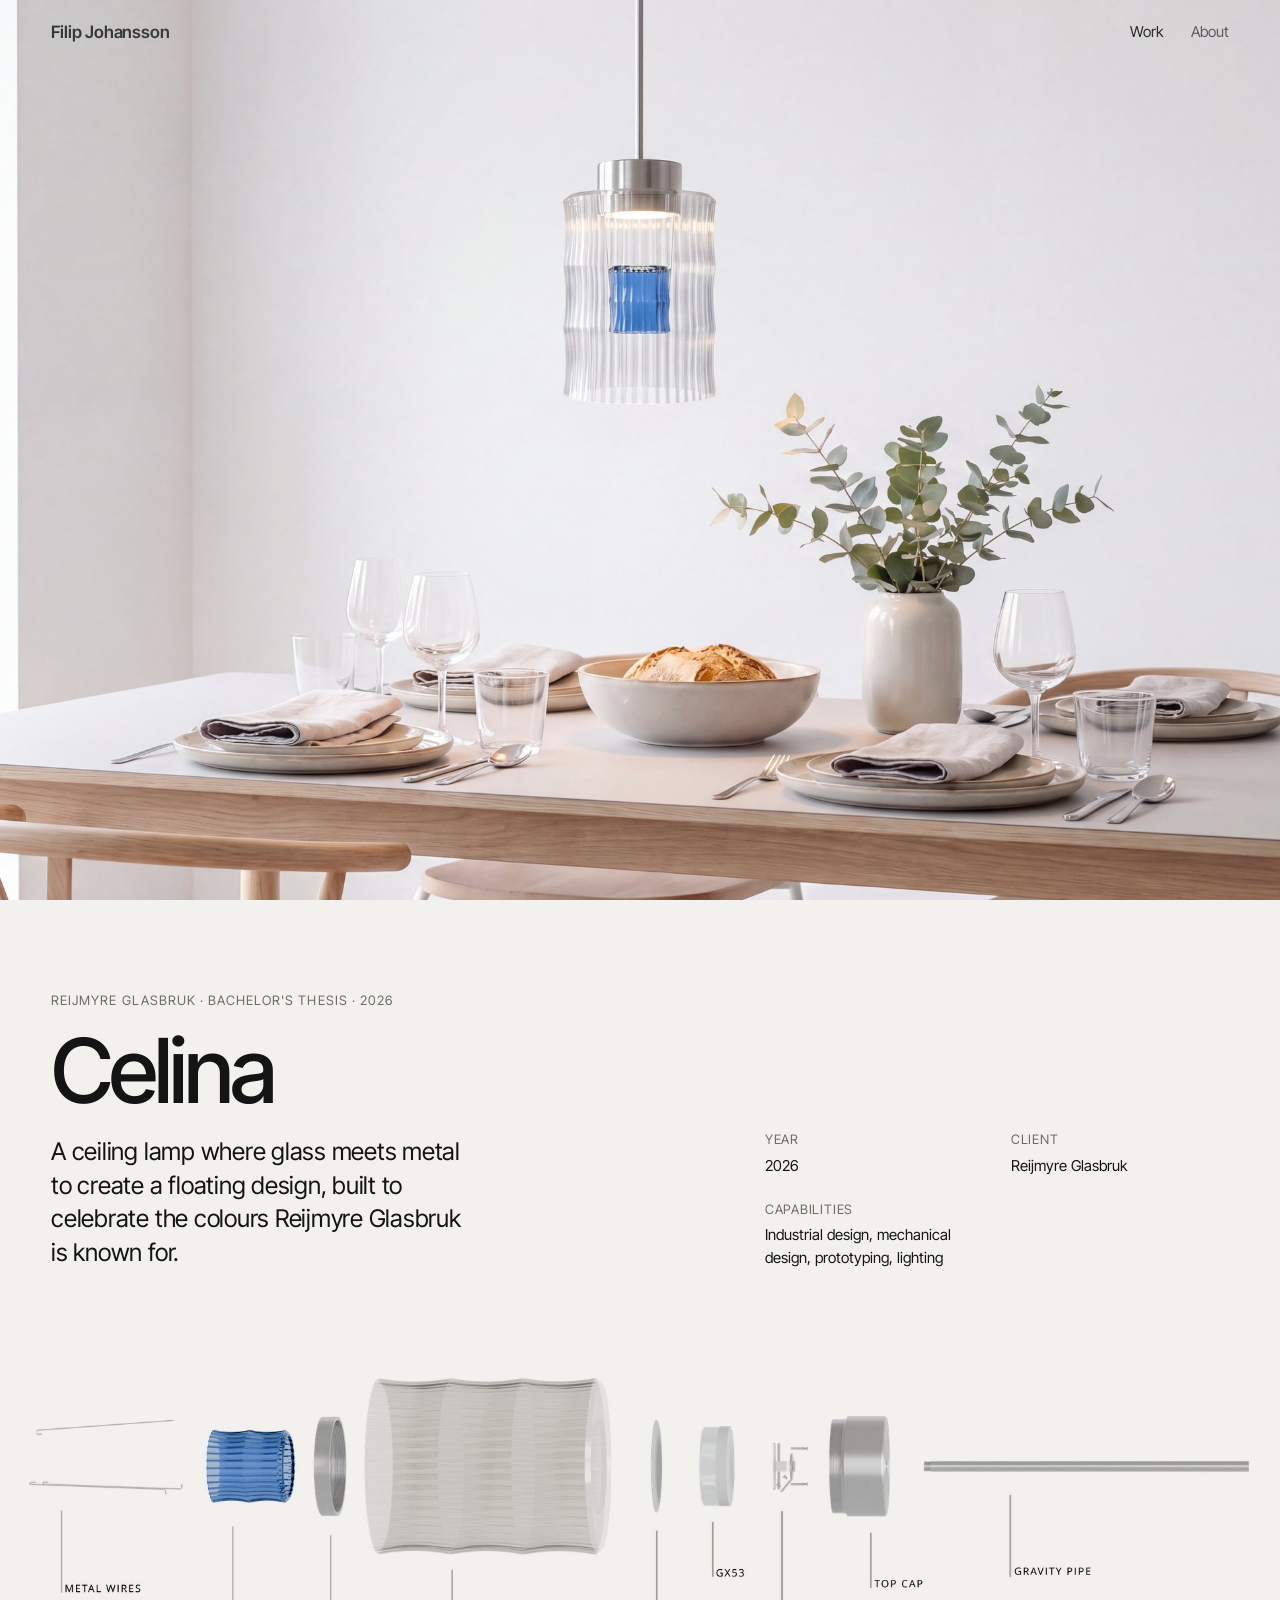
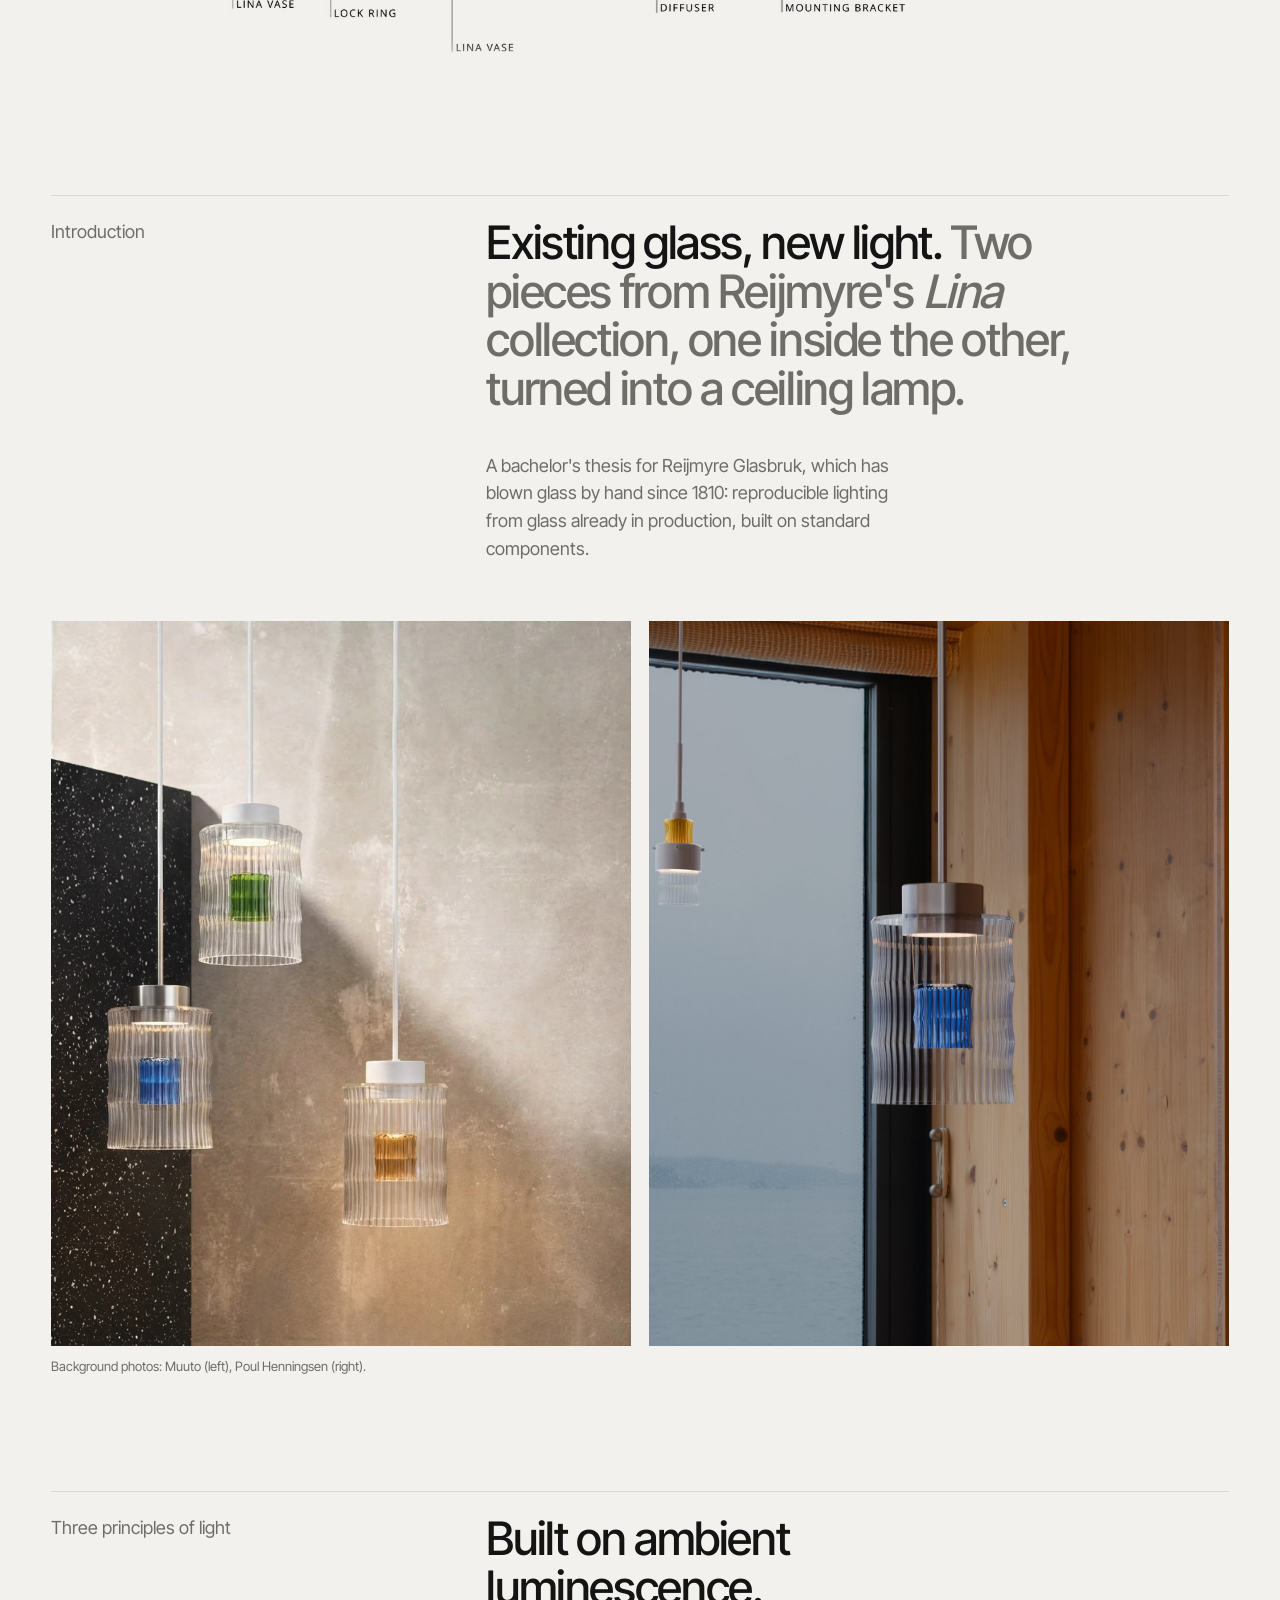
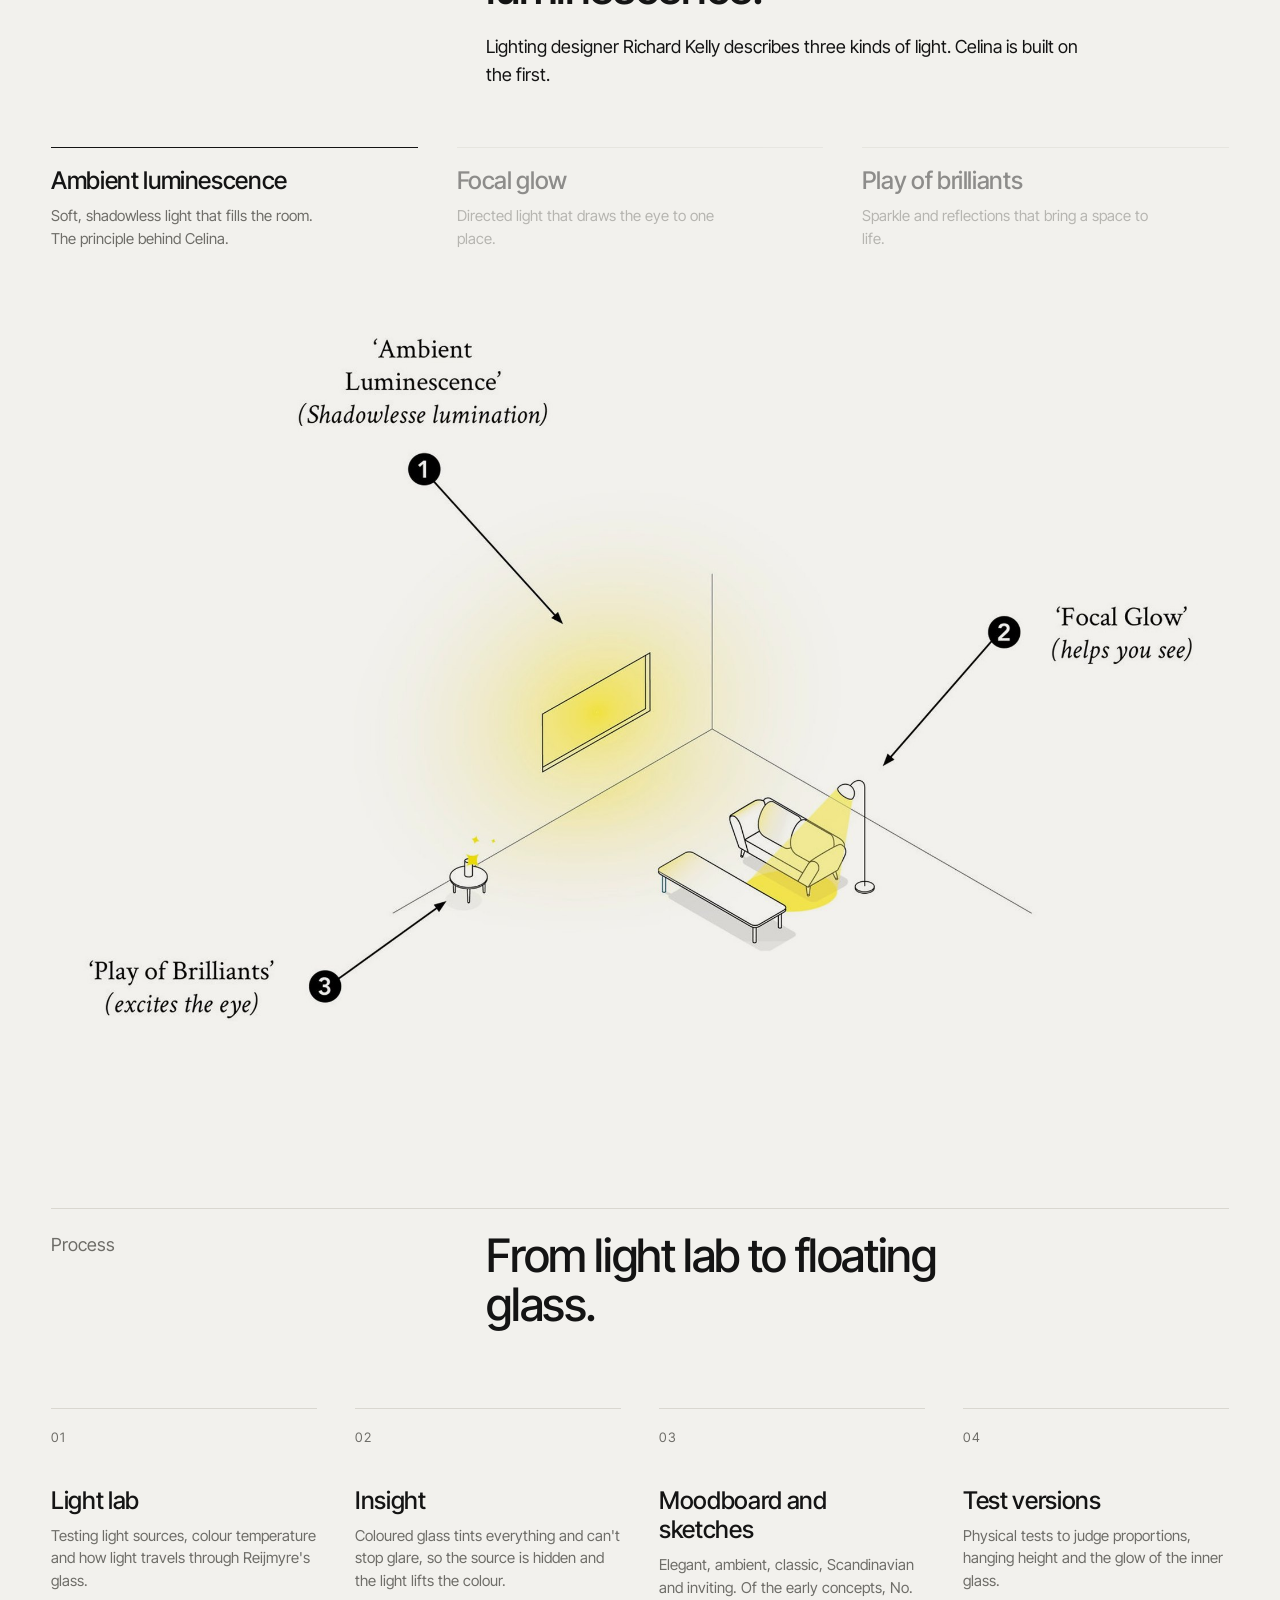
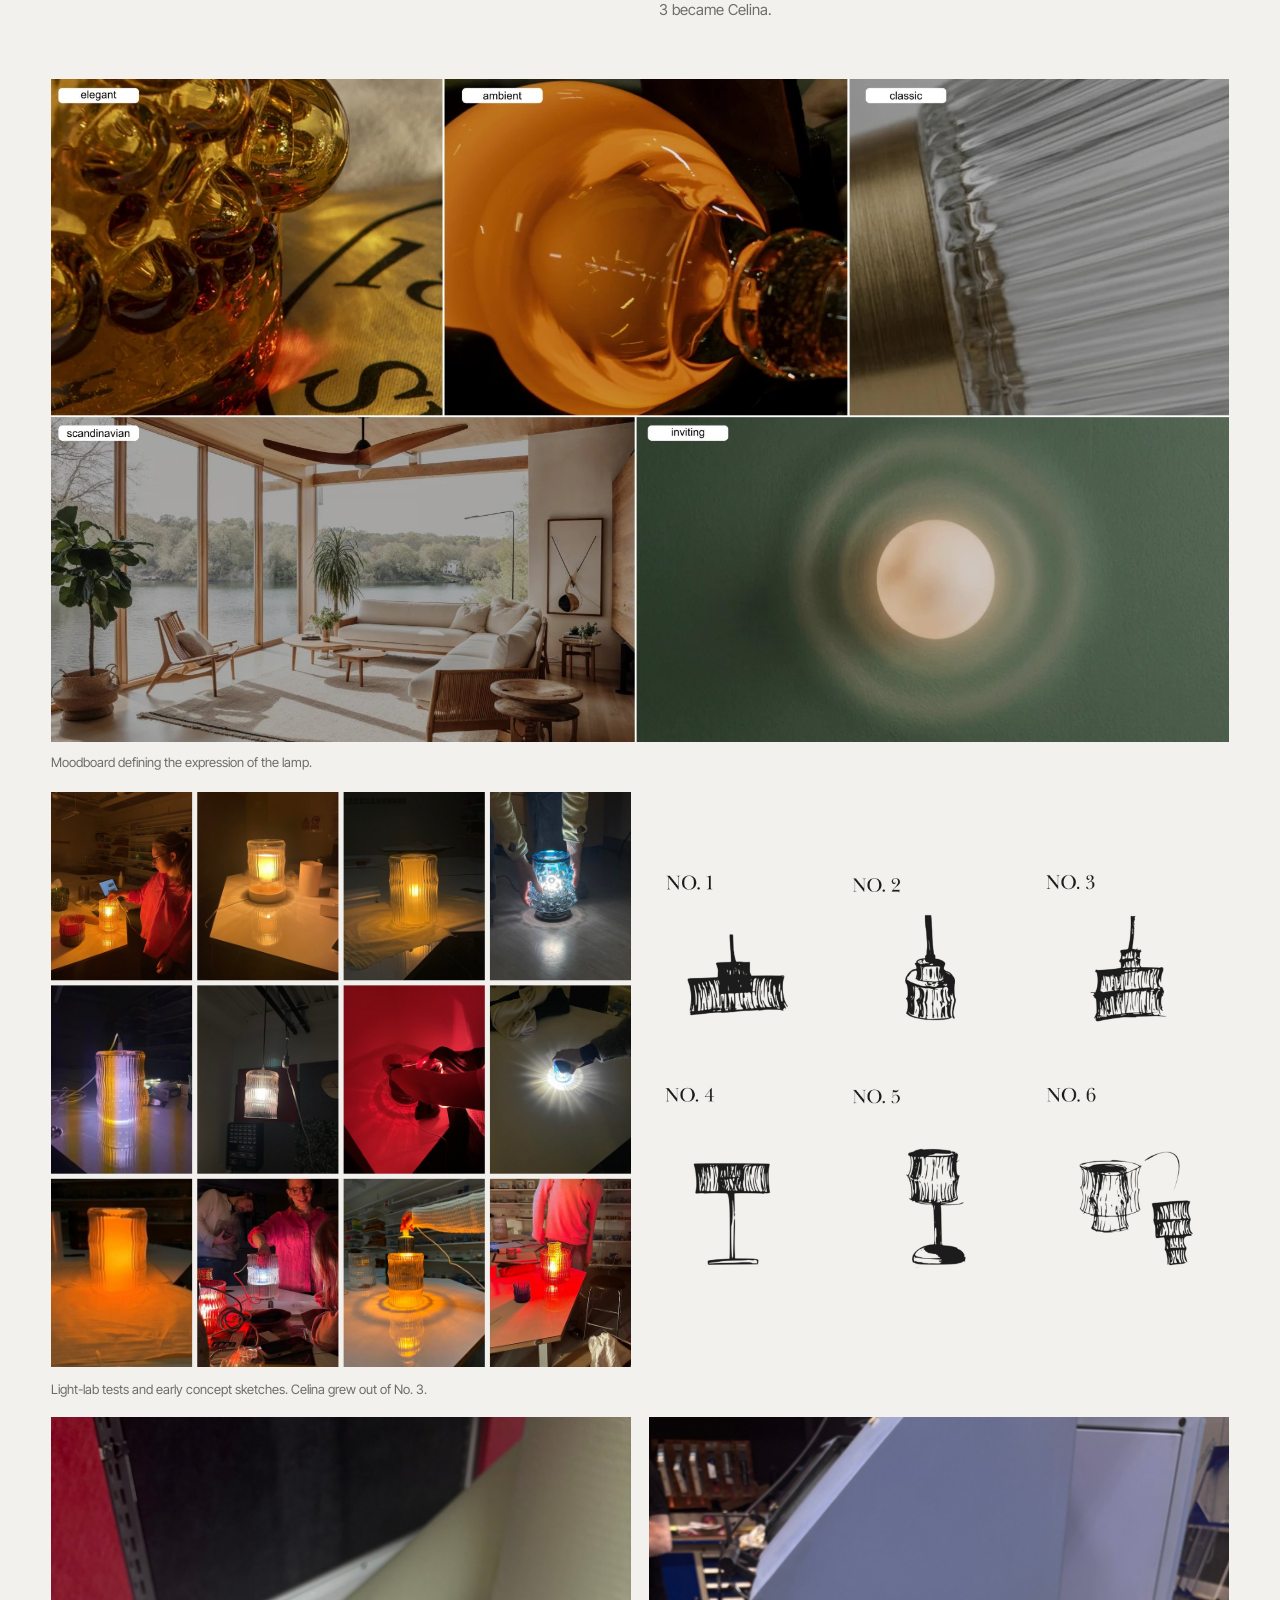
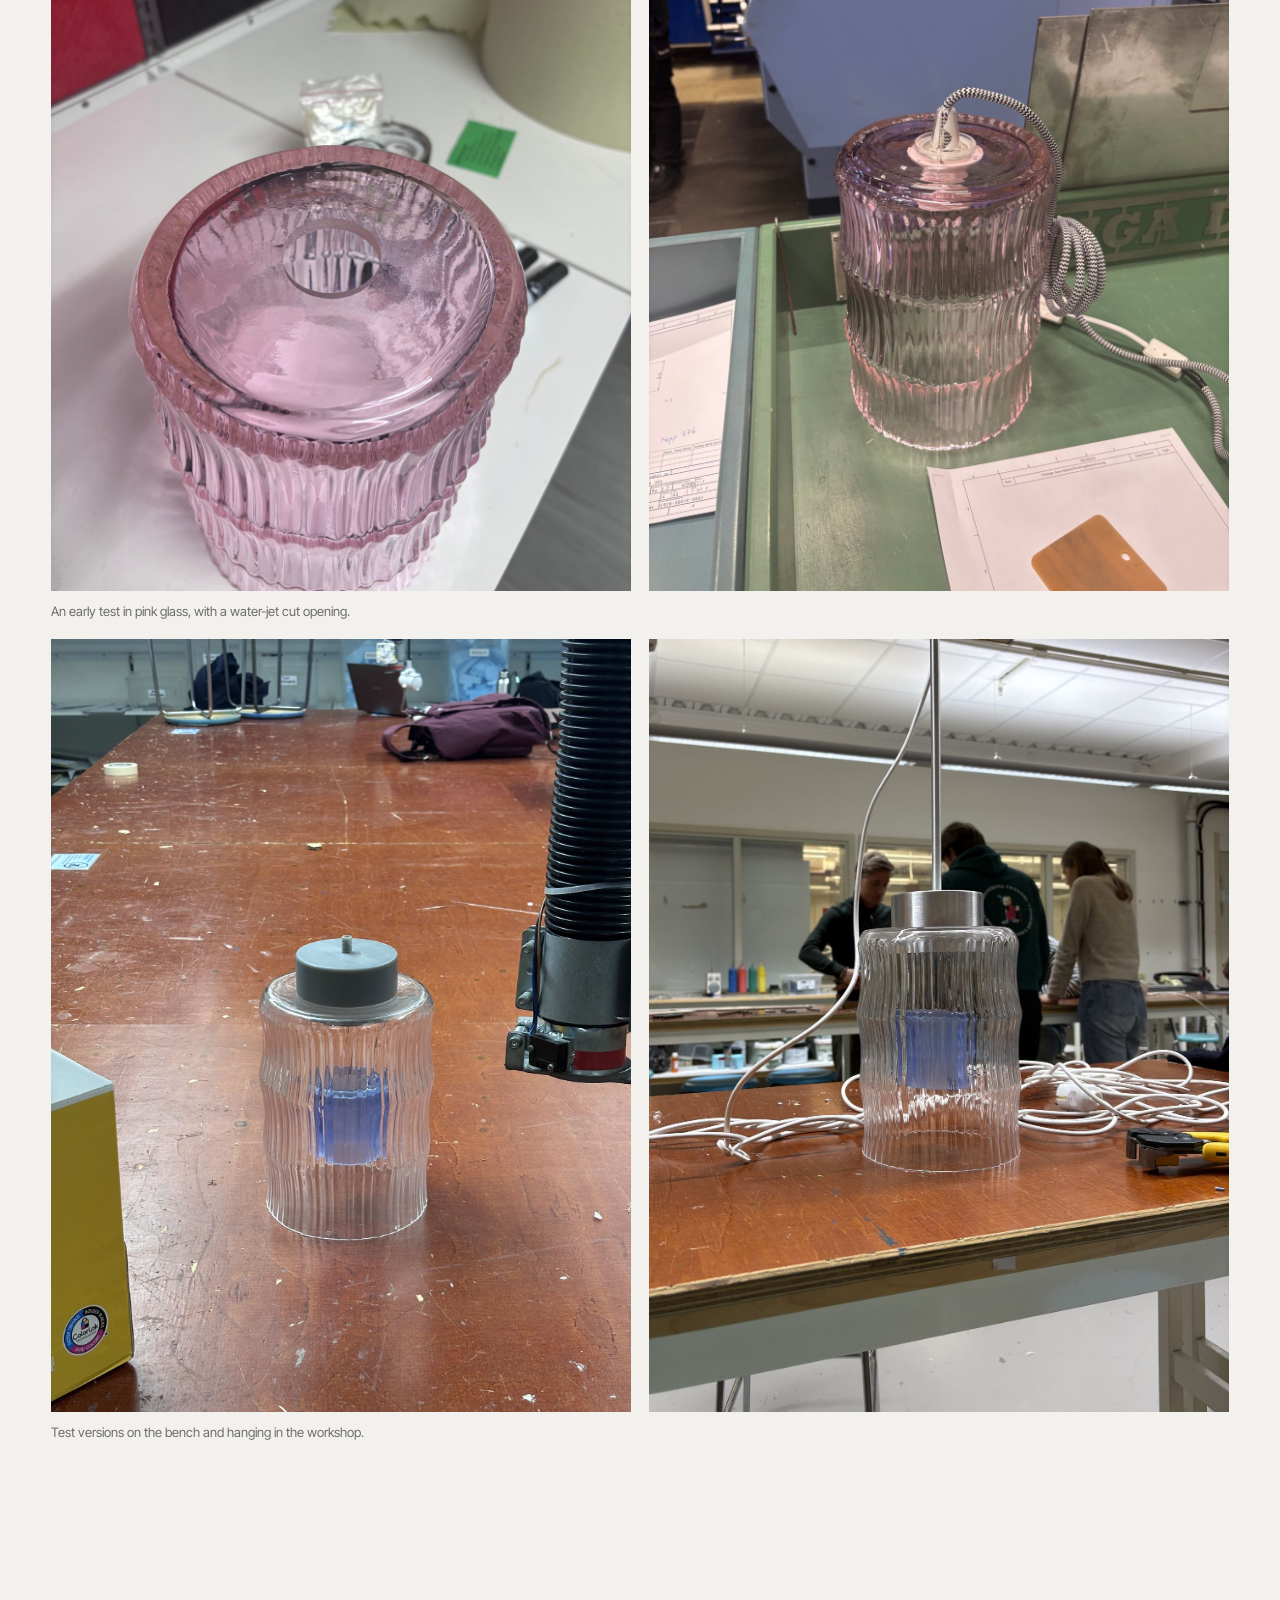
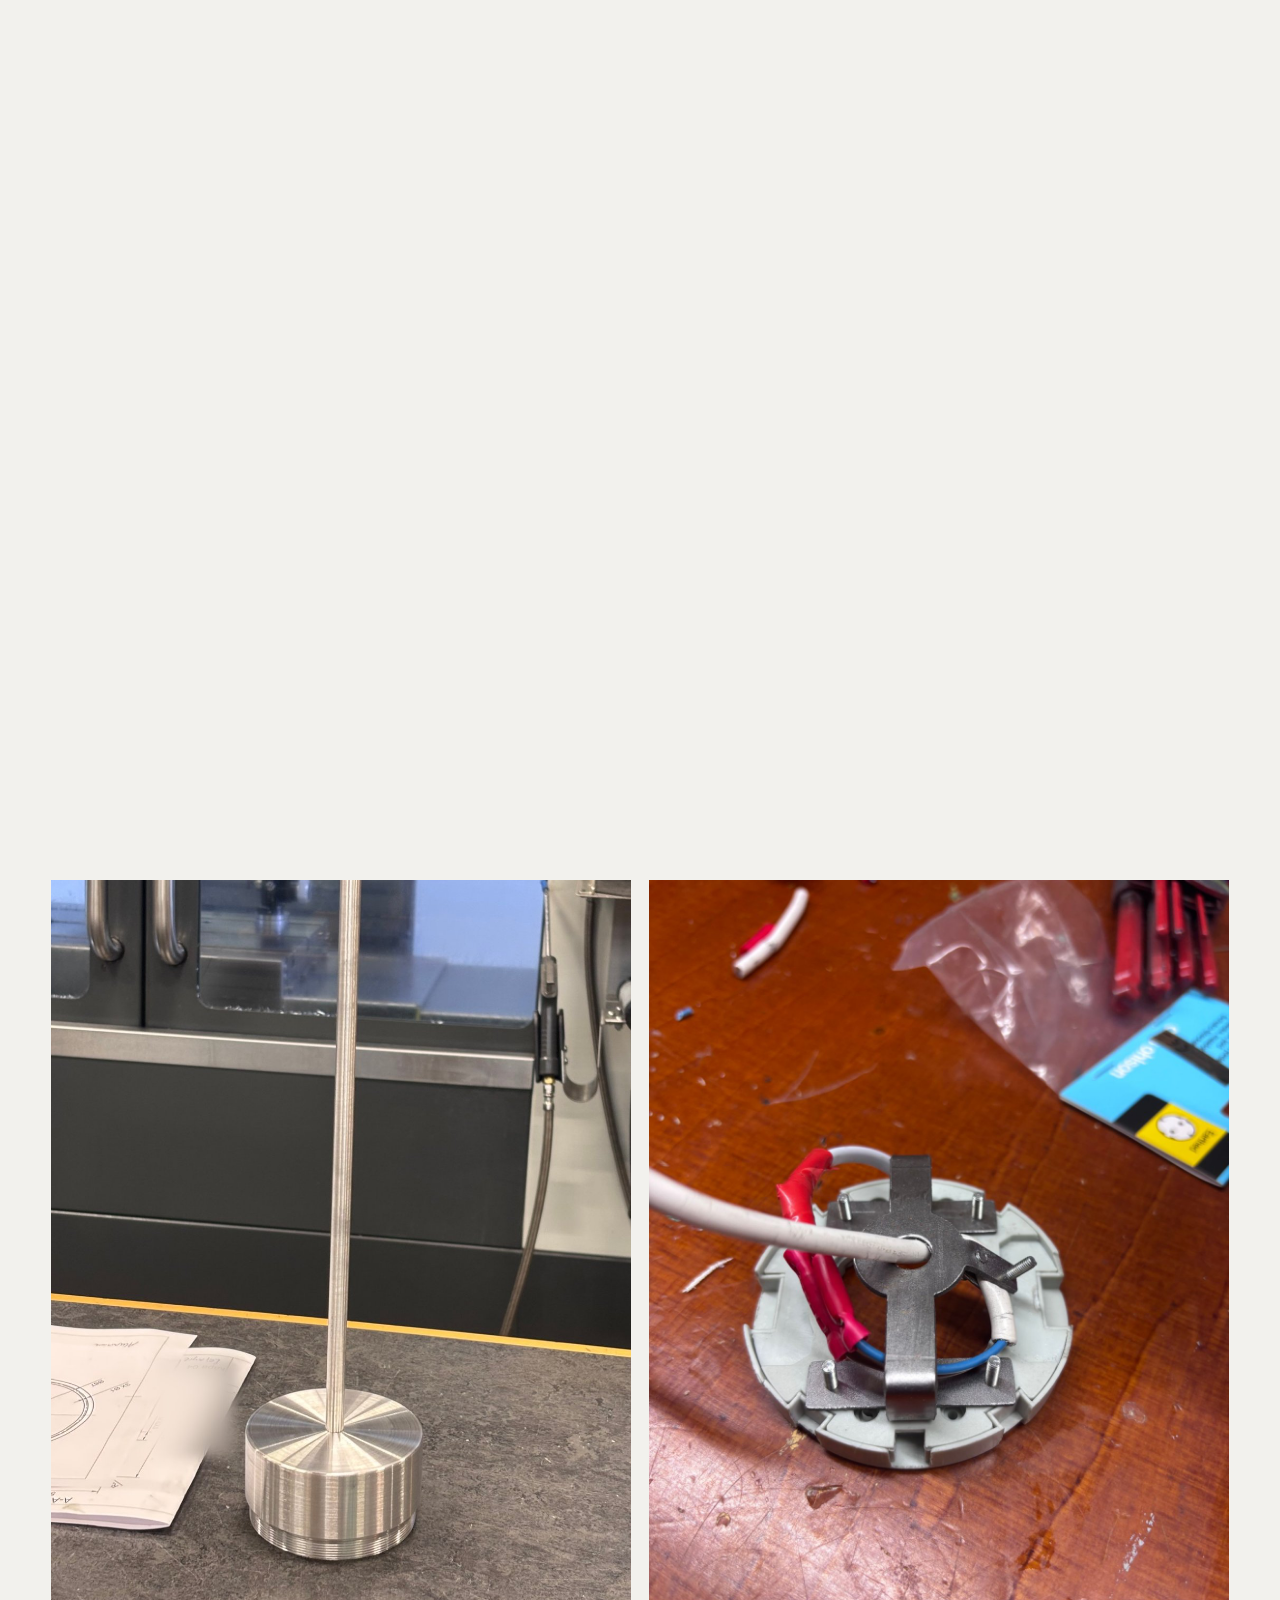
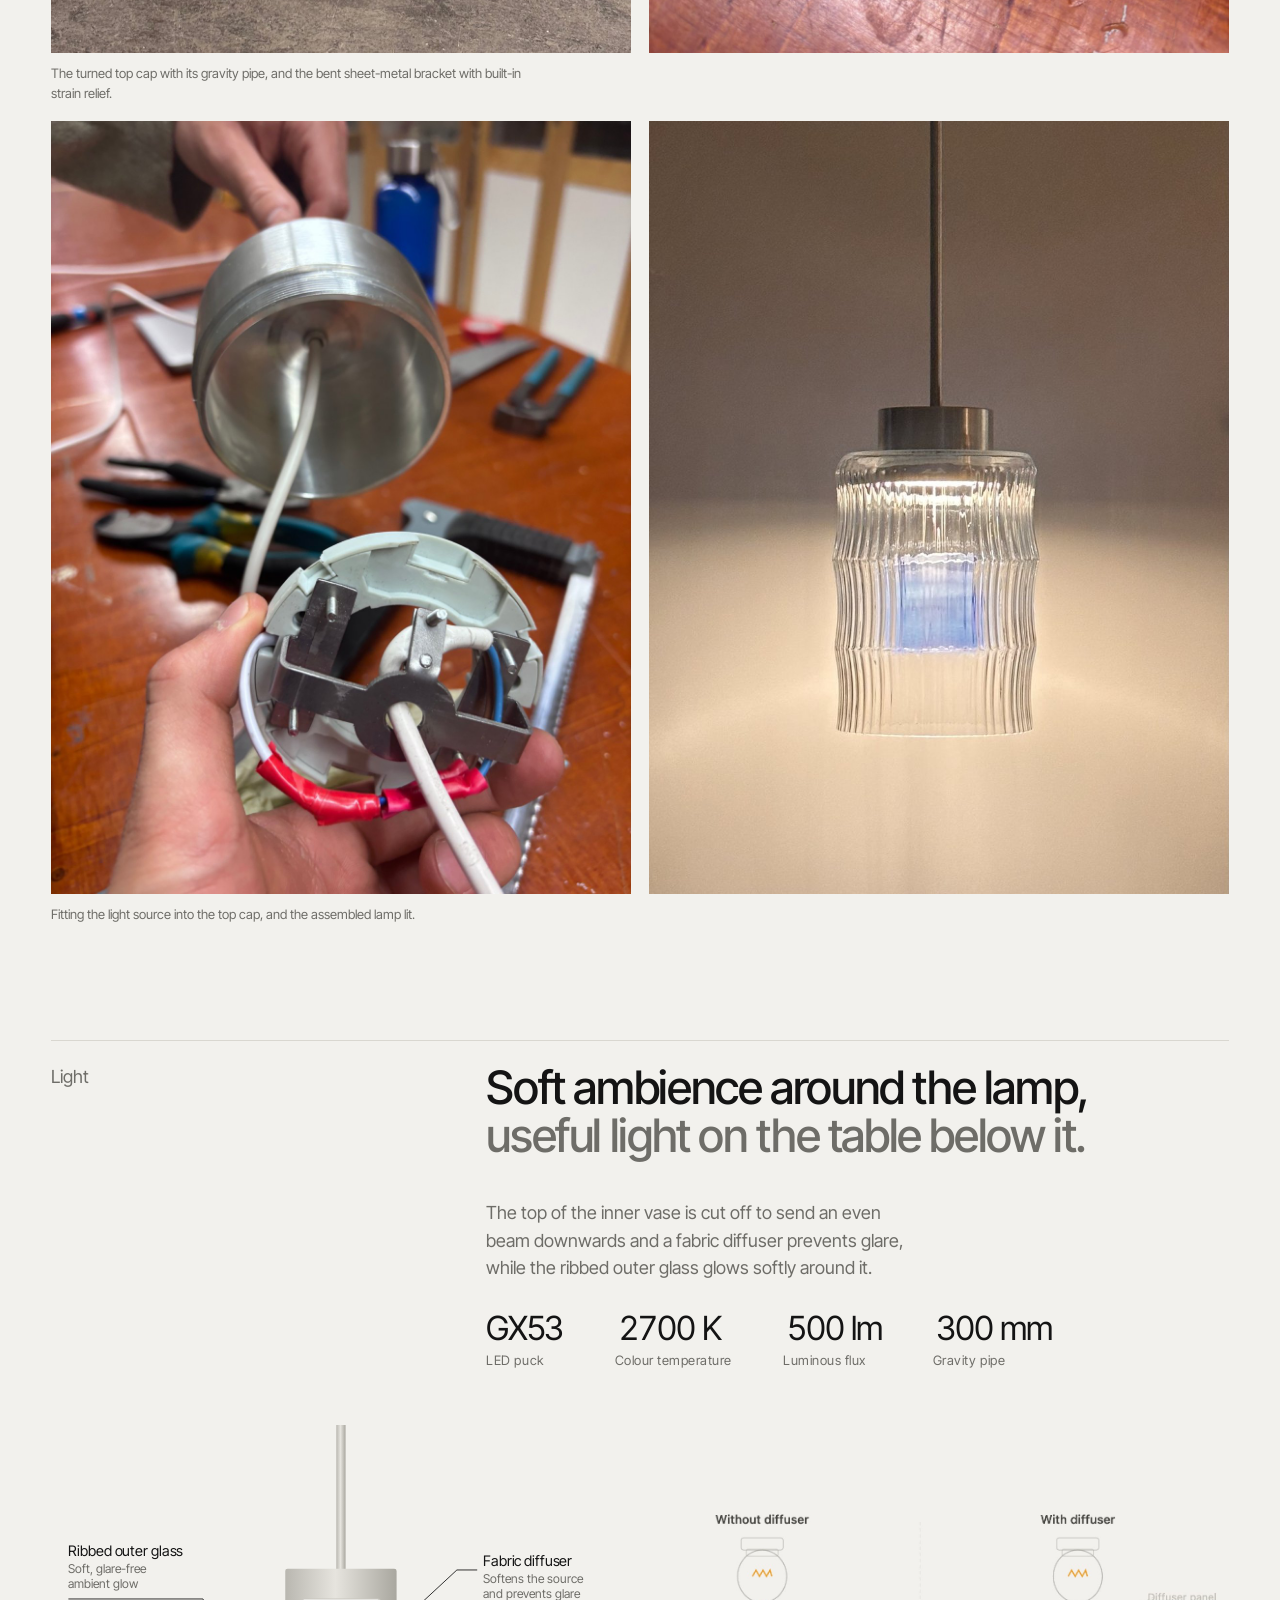
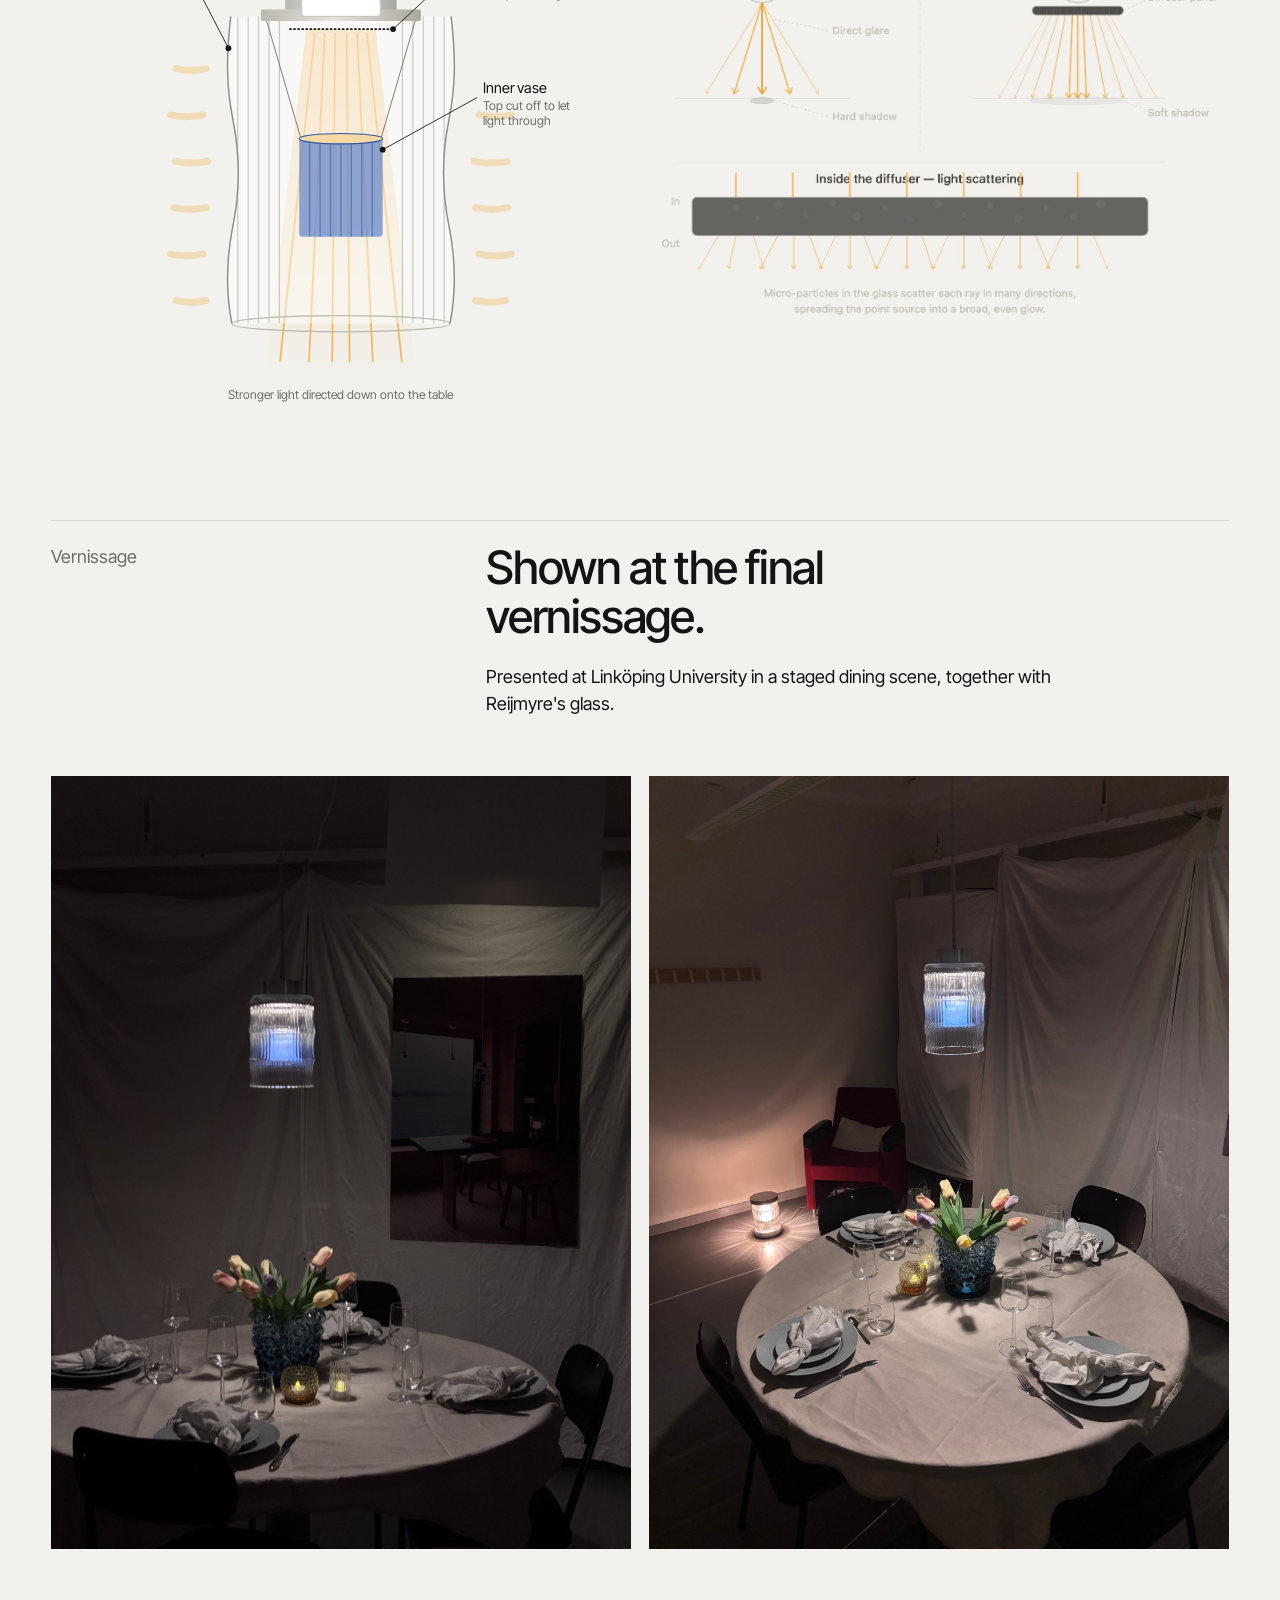
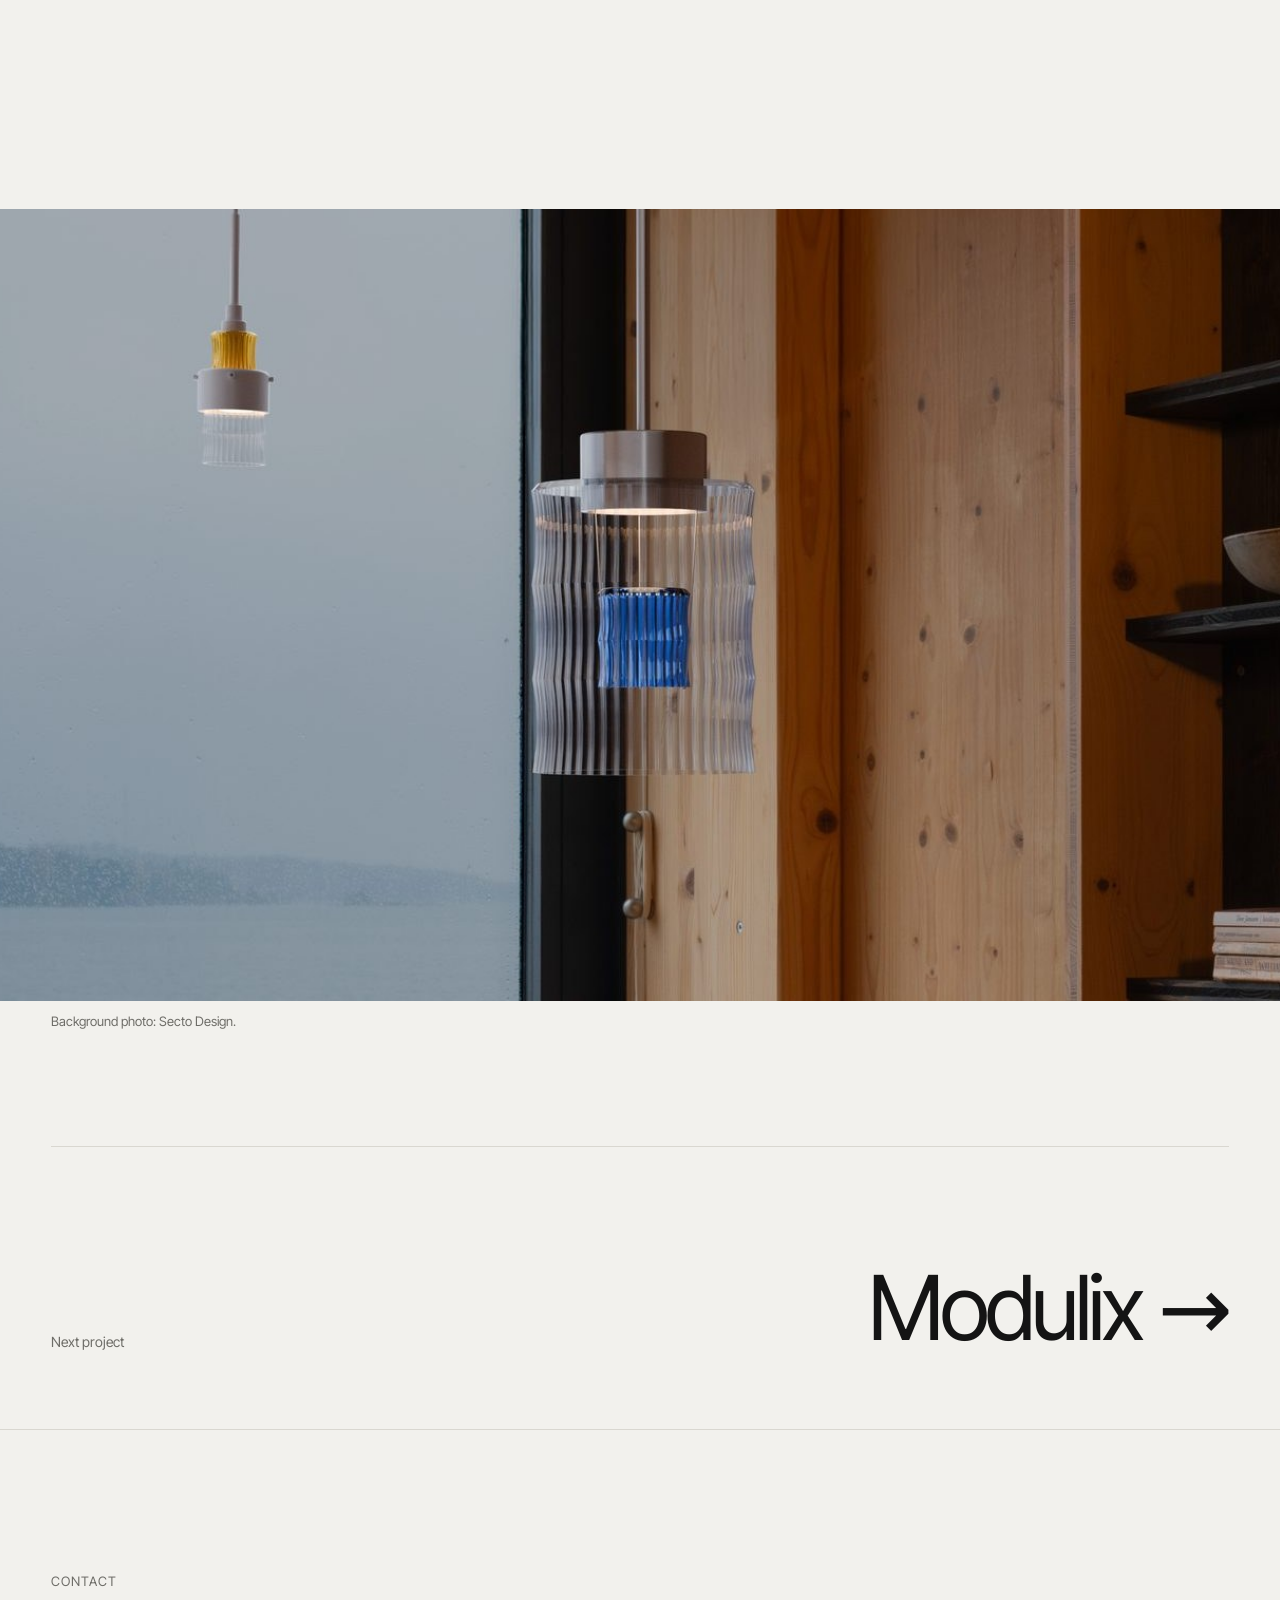
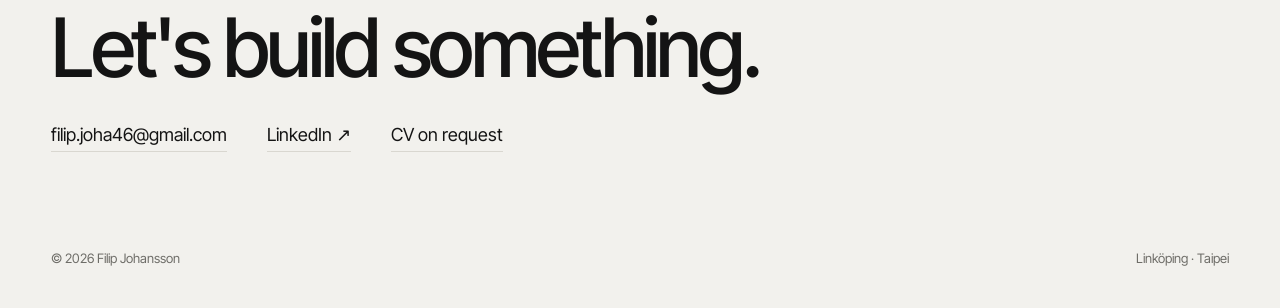
<file: projects/celina.html>
<!DOCTYPE html>
<html lang="en">
<head>
<meta charset="utf-8">
<meta name="viewport" content="width=device-width,initial-scale=1">
<title>Celina — Filip Johansson</title>
<meta name="description" content="Celina, a floating ceiling lamp for Reijmyre Glasbruk. Bachelor's thesis, Linköping University 2026.">
<meta property="og:title" content="Celina — Filip Johansson">
<meta property="og:description" content="Celina, a floating ceiling lamp for Reijmyre Glasbruk. Bachelor's thesis, Linköping University 2026.">
<meta property="og:image" content="../assets/img/card-celina.jpg">
<link rel="icon" href="data:image/svg+xml,%3Csvg xmlns=%22http://www.w3.org/2000/svg%22 viewBox=%220 0 32 32%22%3E%3Crect width=%2232%22 height=%2232%22 rx=%226%22 fill=%22%23141414%22/%3E%3Ctext x=%2216%22 y=%2222%22 font-family=%22Arial%22 font-size=%2215%22 font-weight=%22600%22 fill=%22%23F2F1ED%22 text-anchor=%22middle%22%3EFJ%3C/text%3E%3C/svg%3E">
<link rel="stylesheet" href="../assets/style.css">
</head>
<body>
<header class="site-header">
  <div class="wrap">
    <a class="logo" href="../">Filip Johansson</a>
    <nav class="nav">
      <a href="../#work" aria-current="page">Work</a>
      <a href="../about.html">About</a>
    </nav>
  </div>
</header>
<main>
  <div class="case-cover"><img src="../assets/img/cel-header-wide.jpg" alt="Celina pendant with blue inner glass above a set dining table in a bright room" style="object-position:50% 30%"></div>
  <section class="case-intro wrap">
    <div class="case-head">
      <div class="reveal"><p class="eyebrow">Reijmyre Glasbruk · Bachelor's thesis · 2026</p><h1 class="display">Celina</h1><p class="lead">A ceiling lamp where glass meets metal to create a floating design, built to celebrate the colours Reijmyre Glasbruk is known for.</p></div>
      <dl class="meta reveal"><div><dt>Year</dt><dd>2026</dd></div><div><dt>Client</dt><dd>Reijmyre Glasbruk</dd></div><div><dt>Capabilities</dt><dd>Industrial design, mechanical design, prototyping, lighting</dd></div></dl>
    </div>
  </section>
  <div class="vband reveal"><video autoplay muted loop playsinline preload="metadata" poster="../assets/video/celina-exploded.jpg" aria-label="Animated exploded view of Celina and its components"><source src="../assets/video/celina-exploded.mp4" type="video/mp4"></video></div>
  <section class="chapter wrap">
    <div class="chapter-text reveal">
      <p class="label">Introduction</p>
      <div><h2 class="statement">Existing glass, new light. <span class="mute">Two pieces from Reijmyre's <i>Lina</i> collection, one inside the other, turned into a ceiling lamp.</span></h2>
      <p class="st-body">A bachelor's thesis for Reijmyre Glasbruk, which has blown glass by hand since 1810: reproducible lighting from glass already in production, built on standard components.</p></div>
    </div>
    <div class="media c2 reveal"><figure class="r45"><img src="../assets/img/cel-family.jpg" alt="Three Celina lamps with blue, green and amber inner glass" loading="lazy"></figure><figure class="r45"><img src="../assets/img/cel-detail.jpg" alt="Close-up of Celina with blue inner glass by a window over the sea" loading="lazy"></figure></div><p class="cap">Background photos: Muuto (left), Poul Henningsen (right).</p>
  </section>
  <section class="chapter wrap">
    <div class="chapter-text reveal">
      <p class="label">Three principles of light</p>
      <div><h2>Built on ambient luminescence.</h2>
      <p>Lighting designer Richard Kelly describes three kinds of light. Celina is built on the first.</p></div>
    </div>
    <div class="cols reveal" style="--n:3"><div class="col on"><h3>Ambient luminescence</h3><p>Soft, shadowless light that fills the room. The principle behind Celina.</p></div><div class="col dim"><h3>Focal glow</h3><p>Directed light that draws the eye to one place.</p></div><div class="col dim"><h3>Play of brilliants</h3><p>Sparkle and reflections that bring a space to life.</p></div></div>
    <div class="media  reveal"><figure class="r32 fit"><img src="../assets/img/cel-principles.jpg" alt="Diagram of Richard Kelly's three principles of light in a living room" loading="lazy"></figure></div>
  </section>
  <section class="chapter wrap">
    <div class="chapter-text reveal">
      <p class="label">Process</p>
      <div><h2>From light lab to floating glass.</h2></div>
    </div>
    <div class="cols reveal" style="--n:4"><div class="col"><span class="n">01</span><h3>Light lab</h3><p>Testing light sources, colour temperature and how light travels through Reijmyre's glass.</p></div><div class="col"><span class="n">02</span><h3>Insight</h3><p>Coloured glass tints everything and can't stop glare, so the source is hidden and the light lifts the colour.</p></div><div class="col"><span class="n">03</span><h3>Moodboard and sketches</h3><p>Elegant, ambient, classic, Scandinavian and inviting. Of the early concepts, No. 3 became Celina.</p></div><div class="col"><span class="n">04</span><h3>Test versions</h3><p>Physical tests to judge proportions, hanging height and the glow of the inner glass.</p></div></div>
    <div class="media  reveal"><figure class="r169"><img src="../assets/img/cel-moodboard.jpg" alt="Moodboard with five images labelled elegant, ambient, classic, Scandinavian and inviting" loading="lazy"></figure></div><p class="cap">Moodboard defining the expression of the lamp.</p>
    <div class="media c2 reveal"><figure class="r11 fit"><img src="../assets/img/cel-lab-grid.jpg" alt="Twelve light-lab tests with different light sources and Reijmyre glass" loading="lazy"></figure><figure class="r11 fit"><img src="../assets/img/cel-sketches.jpg" alt="Early concept sketches No. 1 to No. 6" loading="lazy"></figure></div><p class="cap">Light-lab tests and early concept sketches. Celina grew out of No. 3.</p>
    <div class="media c2 reveal"><figure class="r34"><img src="../assets/img/cel-pink-glass.jpg" alt="Pink Lina glass with a water-jet cut opening for the cable and socket" loading="lazy"></figure><figure class="r34"><img src="../assets/img/cel-pink-test.jpg" alt="An early test version in pink glass hanging from its cable" loading="lazy"></figure></div><p class="cap">An early test in pink glass, with a water-jet cut opening.</p>
    <div class="media c2 reveal"><figure class="r34"><img src="../assets/img/cel-proto.jpg" alt="Early test version of Celina with a blue inner glass" loading="lazy"></figure><figure class="r34"><img src="../assets/img/cel-proto-hang.jpg" alt="Test version hanging in the workshop to judge height and proportions" loading="lazy"></figure></div><p class="cap">Test versions on the bench and hanging in the workshop.</p>
  </section>
  <section class="chapter wrap">
    <div class="chapter-text reveal">
      <p class="label">Production &amp; assembly</p>
      <div><h2>Optimised for production, easy to assemble.</h2>
      <p>Everything except the glass is standard or simple to make, and the construction tolerates the natural variation of hand-blown glass.</p><dl class="specs"><dt>Glass</dt><dd>Existing <i>Lina</i> vases from Reijmyre, no new moulds</dd><dt>Metal parts</dt><dd>Three CNC-turned aluminium parts, modelled in Fusion 360</dd><dt>Light source</dt><dd>GX53 LED puck, fully hidden</dd><dt>Suspension</dt><dd>Inner vase on three 1 mm wires, tensioned in the lock ring</dd><dt>Hanging</dt><dd>300 mm gravity pipe keeps the lamp straight</dd><dt>Ceiling</dt><dd>Bent bracket with strain relief keeps the canopy small</dd></dl></div>
    </div>
    <div class="media  reveal"><figure class="fit"><img src="../assets/img/cel-exploded.jpg" alt="Exploded view of Celina with every part named: metal wires, Lina vase, lock ring, outer Lina vase, diffuser, GX53, mounting bracket, top cap and gravity pipe" loading="lazy"></figure></div>
    <div class="media c2 reveal"><figure class="r34"><img src="../assets/img/cel-pipe.jpg" alt="The gravity pipe mounted in the CNC-turned aluminium top cap" loading="lazy"></figure><figure class="r34"><img src="../assets/img/cel-bracket.jpg" alt="Bent sheet-metal bracket with strain relief mounted on the GX53 holder" loading="lazy"></figure></div><p class="cap">The turned top cap with its gravity pipe, and the bent sheet-metal bracket with built-in strain relief.</p>
    <div class="media c2 reveal"><figure class="r34"><img src="../assets/img/cel-wiring.jpg" alt="Fitting the bracket and GX53 holder into the top cap" loading="lazy"></figure><figure class="r34"><img src="../assets/img/cel-lit.jpg" alt="The assembled lamp lit, with the blue inner glass glowing inside the ribbed outer glass" loading="lazy"></figure></div><p class="cap">Fitting the light source into the top cap, and the assembled lamp lit.</p>
  </section>
  <section class="chapter wrap">
    <div class="chapter-text reveal">
      <p class="label">Light</p>
      <div><h2 class="statement">Soft ambience around the lamp, <span class="mute">useful light on the table below it.</span></h2>
      <p class="st-body">The top of the inner vase is cut off to send an even beam downwards and a fabric diffuser prevents glare, while the ribbed outer glass glows softly around it.</p>
      <div class="facts-row"><div>GX53<small>LED puck</small></div><div>2700 K<small>Colour temperature</small></div><div>500 lm<small>Luminous flux</small></div><div>300 mm<small>Gravity pipe</small></div></div></div>
    </div>
    <div class="media c2 reveal"><figure class="r11 fit"><svg viewBox="0 0 1000 1000" xmlns="http://www.w3.org/2000/svg" role="img" aria-label="Section diagram of Celina showing how light leaves the lamp: a fabric diffuser softens the GX53 source, light passes through the open top of the inner vase and falls down onto the table, while the ribbed outer glass glows softly" style="width:100%;height:100%;display:block;font-family:var(--font)">
  <defs>
    <clipPath id="cl-outer"><path d="M310 330 C302 400 302 450 314 510 C326 570 326 630 314 690 C302 750 302 810 312 860 L688 860 C698 810 698 750 686 690 C674 630 674 570 686 510 C698 450 698 400 690 330 Z"/></clipPath>
    <clipPath id="cl-inner"><rect x="428" y="540" width="144" height="170" rx="6"/></clipPath>
    <linearGradient id="cl-metal" x1="0" x2="1"><stop offset="0" stop-color="#B9B7B0"/><stop offset=".45" stop-color="#E6E4DE"/><stop offset="1" stop-color="#A9A79F"/></linearGradient>
    <linearGradient id="cl-beam" x1="0" y1="0" x2="0" y2="1"><stop offset="0" stop-color="#F0A93B" stop-opacity=".75"/><stop offset="1" stop-color="#F0A93B" stop-opacity="0"/></linearGradient>
  </defs>
  <rect width="1000" height="1000" fill="#F2F1ED"/>

  <!-- downward light through the inner vase -->
  <path d="M440 352 L560 352 L630 945 L370 945 Z" fill="url(#cl-beam)" opacity=".55"/>
  <g stroke="#F0A93B" stroke-width="3" stroke-linecap="round" opacity=".8">
    <line x1="455" y1="360" x2="395" y2="925"/><line x1="472" y1="360" x2="445" y2="925"/>
    <line x1="490" y1="360" x2="485" y2="925"/><line x1="510" y1="360" x2="515" y2="925"/>
    <line x1="528" y1="360" x2="555" y2="925"/><line x1="545" y1="360" x2="605" y2="925"/>
  </g>

  <!-- outer Lina vase, clear and ribbed -->
  <g clip-path="url(#cl-outer)">
    <rect x="300" y="320" width="400" height="560" fill="#FFFFFF" opacity=".45"/>
    <g stroke="#C9C7C0" stroke-width="2">
      <line x1="322" y1="320" x2="322" y2="870"/><line x1="340" y1="320" x2="340" y2="870"/><line x1="358" y1="320" x2="358" y2="870"/><line x1="376" y1="320" x2="376" y2="870"/><line x1="394" y1="320" x2="394" y2="870"/>
      <line x1="606" y1="320" x2="606" y2="870"/><line x1="624" y1="320" x2="624" y2="870"/><line x1="642" y1="320" x2="642" y2="870"/><line x1="660" y1="320" x2="660" y2="870"/><line x1="678" y1="320" x2="678" y2="870"/>
    </g>
  </g>
  <path d="M310 330 C302 400 302 450 314 510 C326 570 326 630 314 690 C302 750 302 810 312 860 M690 330 C698 400 698 450 686 510 C674 570 674 630 686 690 C698 750 698 810 688 860" fill="none" stroke="#8E8C85" stroke-width="2.5"/>
  <ellipse cx="500" cy="860" rx="188" ry="14" fill="none" stroke="#B9B7B0" stroke-width="2"/>

  <!-- soft ambient glow through the ribbed glass -->
  <g stroke="#F0A93B" stroke-width="12" stroke-linecap="round" fill="none" opacity=".28">
    <path d="M268 420 q-28 6 -52 0"/><path d="M262 500 q-30 6 -56 0"/><path d="M270 580 q-30 6 -56 0"/><path d="M268 660 q-30 6 -56 0"/><path d="M262 740 q-30 6 -56 0"/><path d="M268 820 q-28 6 -52 0"/>
    <path d="M738 500 q30 6 56 0"/><path d="M730 580 q30 6 56 0"/><path d="M732 660 q30 6 56 0"/><path d="M738 740 q30 6 56 0"/><path d="M732 820 q28 6 52 0"/>
  </g>

  <!-- metal wires holding the inner vase -->
  <g stroke="#6E6D68" stroke-width="1.5"><line x1="372" y1="338" x2="432" y2="544"/><line x1="628" y1="338" x2="568" y2="544"/></g>

  <!-- coloured inner vase, top cut off -->
  <rect x="428" y="540" width="144" height="170" rx="6" fill="#4C74C4" opacity=".62"/>
  <g clip-path="url(#cl-inner)" stroke="#2F57A8" stroke-width="2" opacity=".6">
    <line x1="446" y1="540" x2="446" y2="710"/><line x1="464" y1="540" x2="464" y2="710"/><line x1="482" y1="540" x2="482" y2="710"/><line x1="500" y1="540" x2="500" y2="710"/><line x1="518" y1="540" x2="518" y2="710"/><line x1="536" y1="540" x2="536" y2="710"/><line x1="554" y1="540" x2="554" y2="710"/>
  </g>
  <ellipse cx="500" cy="541" rx="72" ry="9" fill="#F7D9A6" stroke="#2F57A8" stroke-width="2"/>

  <!-- pipe, top cap, lock ring, GX53 puck and diffuser -->
  <rect x="492" y="0" width="16" height="250" fill="url(#cl-metal)"/>
  <rect x="404" y="248" width="192" height="72" rx="4" fill="url(#cl-metal)"/>
  <rect x="362" y="318" width="276" height="20" rx="3" fill="url(#cl-metal)"/>
  <rect x="432" y="300" width="136" height="30" rx="5" fill="#FFFFFF" stroke="#C9C7C0" stroke-width="2"/>
  <line x1="412" y1="352" x2="588" y2="352" stroke="#141414" stroke-width="3" stroke-dasharray="2 5" stroke-linecap="round"/>

  <!-- labels -->
  <g fill="none" stroke="#141414" stroke-width="1.5">
    <polyline points="590,352 700,250 735,250"/>
    <polyline points="572,560 735,470"/>
    <polyline points="306,385 262,300 30,300"/>
  </g>
  <g fill="#141414"><circle cx="590" cy="352" r="5"/><circle cx="572" cy="560" r="5"/><circle cx="306" cy="385" r="5"/></g>
  <g font-size="25" fill="#141414" letter-spacing="-0.2">
    <text x="745" y="243">Fabric diffuser</text>
    <text x="745" y="463">Inner vase</text>
    <text x="30" y="226">Ribbed outer glass</text>
  </g>
  <g font-size="21" fill="#6E6D68">
    <text x="745" y="272">Softens the source</text><text x="745" y="298">and prevents glare</text>
    <text x="745" y="492">Top cut off to let</text><text x="745" y="518">light through</text>
    <text x="30" y="255">Soft, glare-free</text><text x="30" y="281">ambient glow</text>
  </g>
  <text x="500" y="990" font-size="21" fill="#6E6D68" text-anchor="middle">Stronger light directed down onto the table</text>
</svg></figure><figure class="r11 fit"><img src="../assets/img/cel-diffuser.jpg" alt="How the fabric diffuser scatters light" loading="lazy"></figure></div>
  </section>
  <section class="chapter wrap">
    <div class="chapter-text reveal">
      <p class="label">Vernissage</p>
      <div><h2>Shown at the final vernissage.</h2>
      <p>Presented at Linköping University in a staged dining scene, together with Reijmyre's glass.</p></div>
    </div>
    <div class="media c2 reveal"><figure class="r34"><img src="../assets/img/cel-vernissage-1.jpg" alt="Celina at the vernissage" loading="lazy"></figure><figure class="r34"><img src="../assets/img/cel-vernissage-2.jpg" alt="Celina lit above the dinner table at the vernissage" loading="lazy"></figure></div>
  </section>
  <div class="wrap"><p class="quote reveal">Glass Reijmyre already makes, <span class="mute">turned into a premium light.</span></p></div>
  <div class="bleed crop reveal"><img src="../assets/img/cel-closing.jpg" alt="Celina hanging by a large window over the sea in a timber room" loading="lazy" style="object-position:50% 50%"></div><p class="cap wrap">Background photo: Secto Design.</p>

  <div class="wrap">
    <div class="next">
      <p class="label">Next project</p>
      <a class="display" href="modulix.html">Modulix →</a>
    </div>
  </div>
</main>
<footer class="contact" id="contact">
  <div class="wrap">
    <p class="eyebrow">Contact</p>
    <h2 class="display" style="margin-top:16px">Let's build something.</h2>
    <div class="contact-links">
      <a href="mailto:filip.joha46@gmail.com">filip.joha46@gmail.com</a>
      <a href="https://www.linkedin.com/in/filip-johansson-716963175/" target="_blank" rel="noopener">LinkedIn ↗</a>
      <a href="mailto:filip.joha46@gmail.com?subject=CV%20request">CV on request</a>
    </div>
    <div class="foot"><span>© <span id="year">2026</span> Filip Johansson</span><span>Linköping · Taipei</span></div>
  </div>
</footer>
<script src="../assets/main.js"></script>
</body>
</html>
</file>
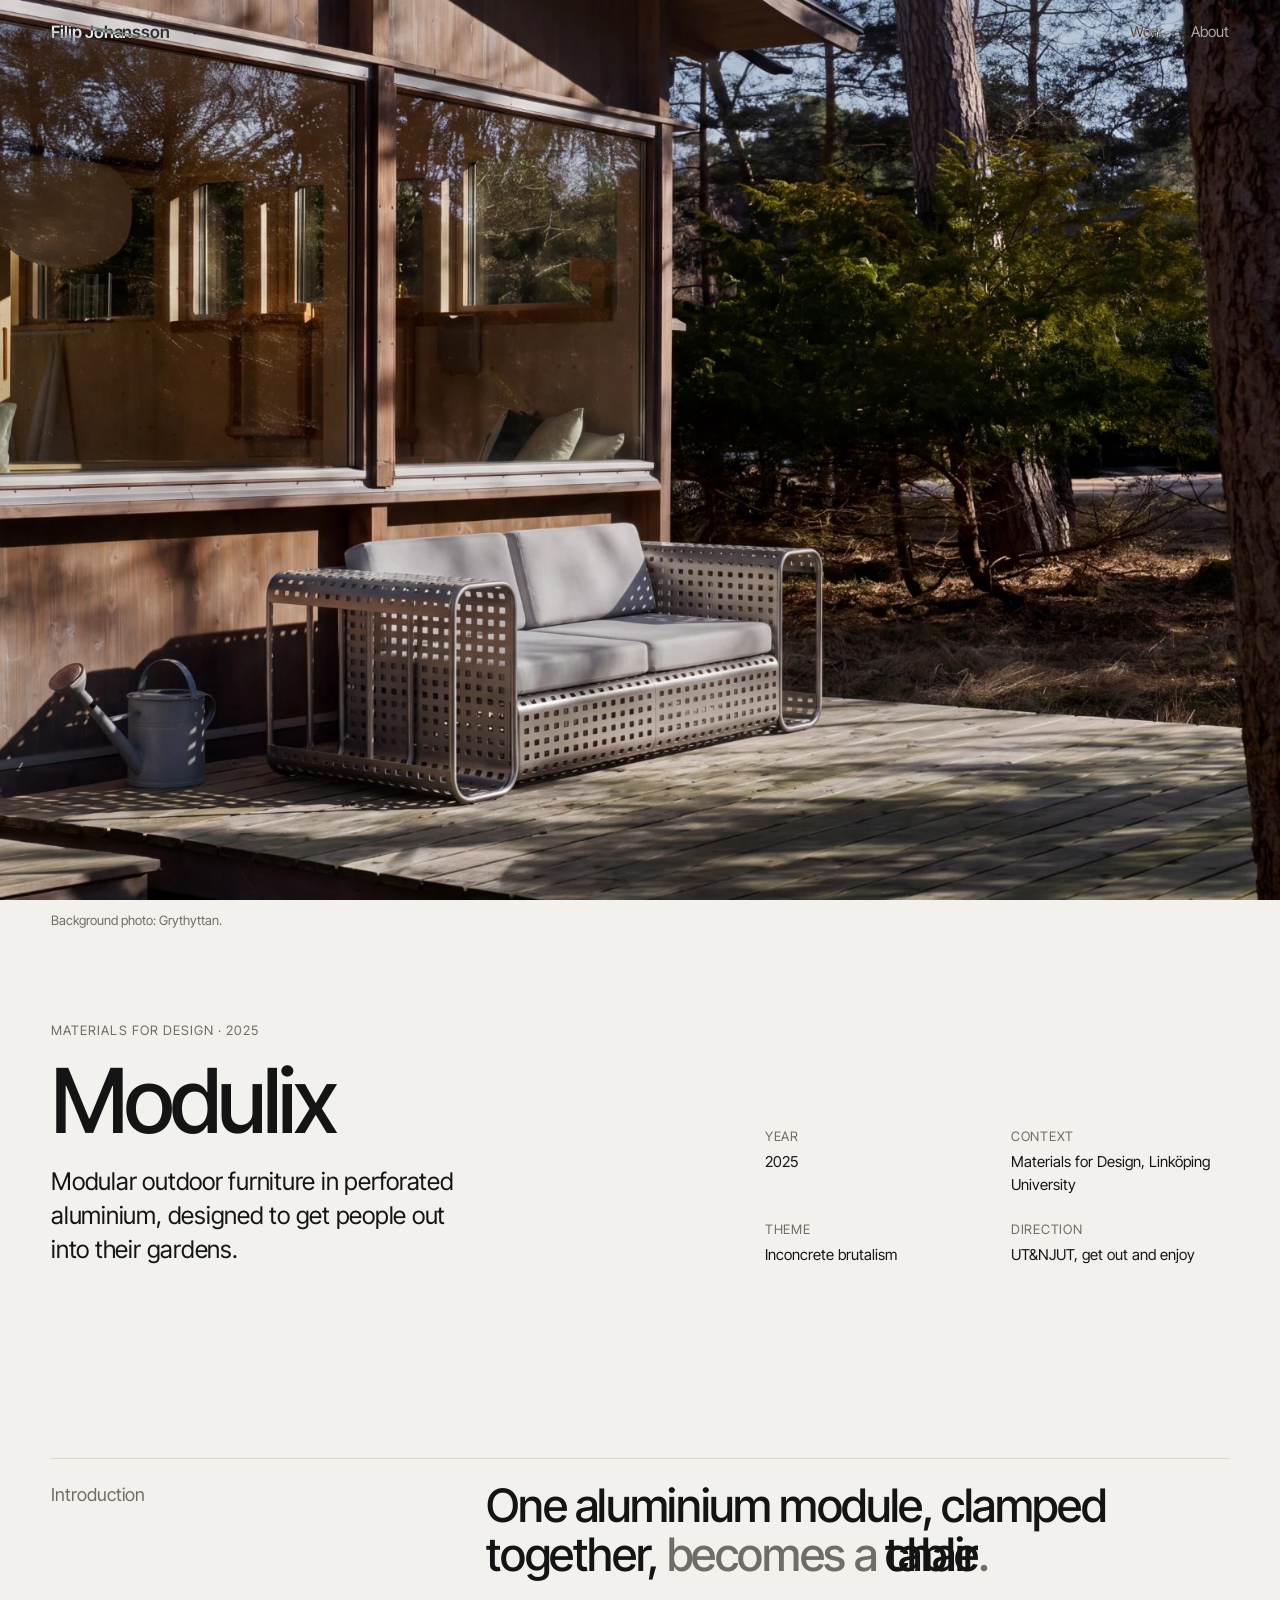
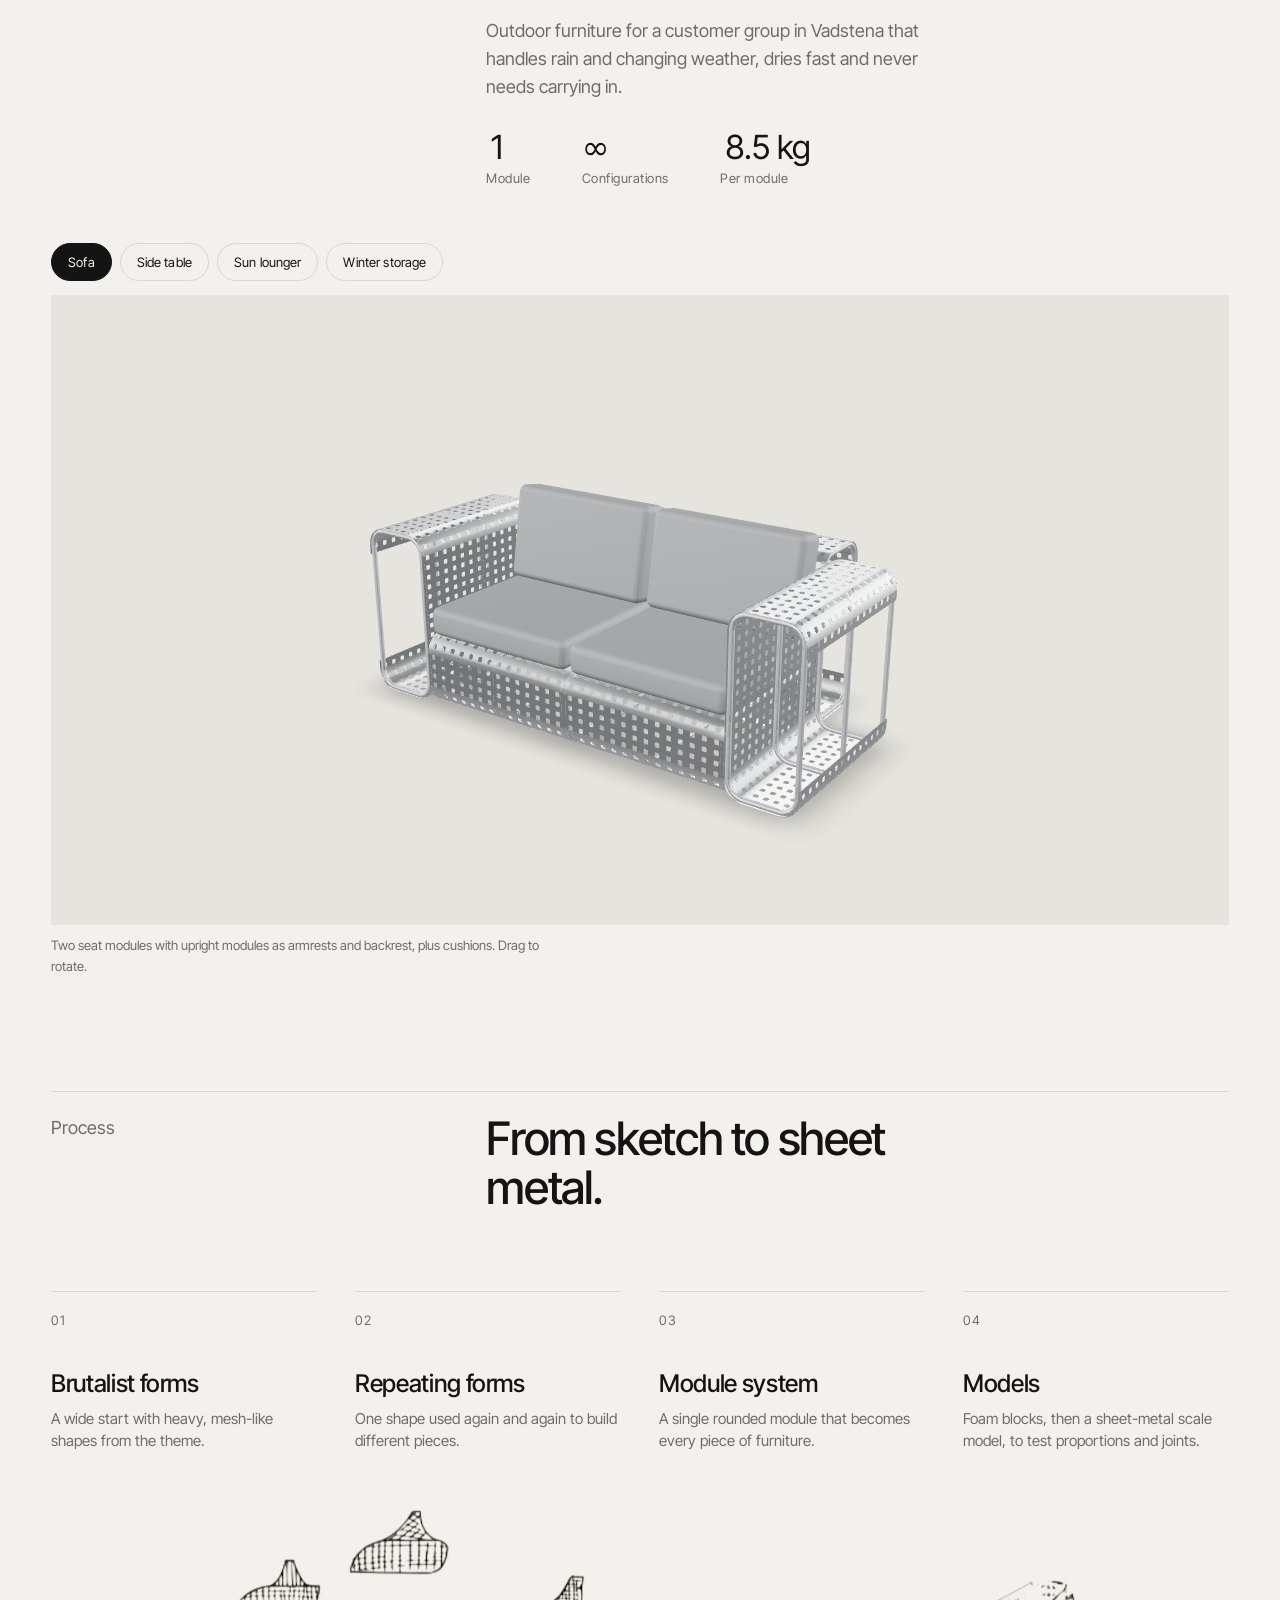
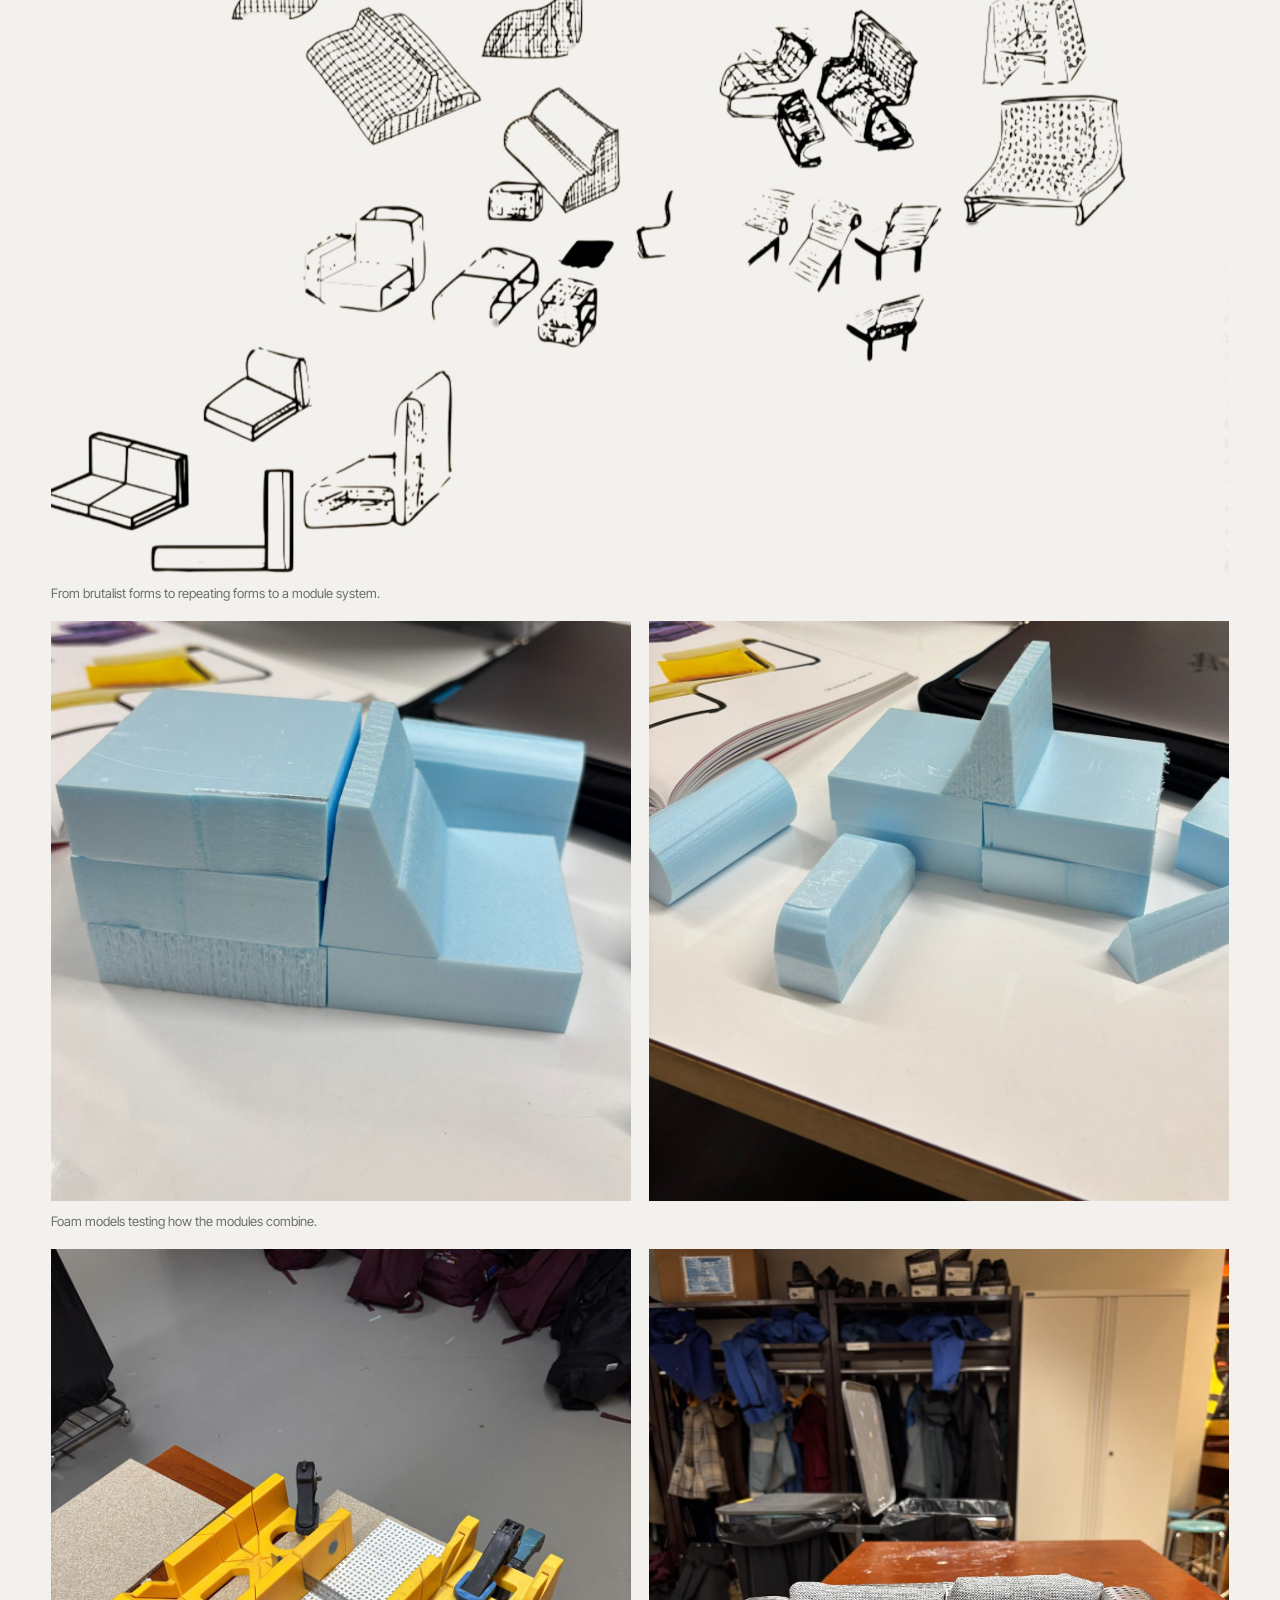
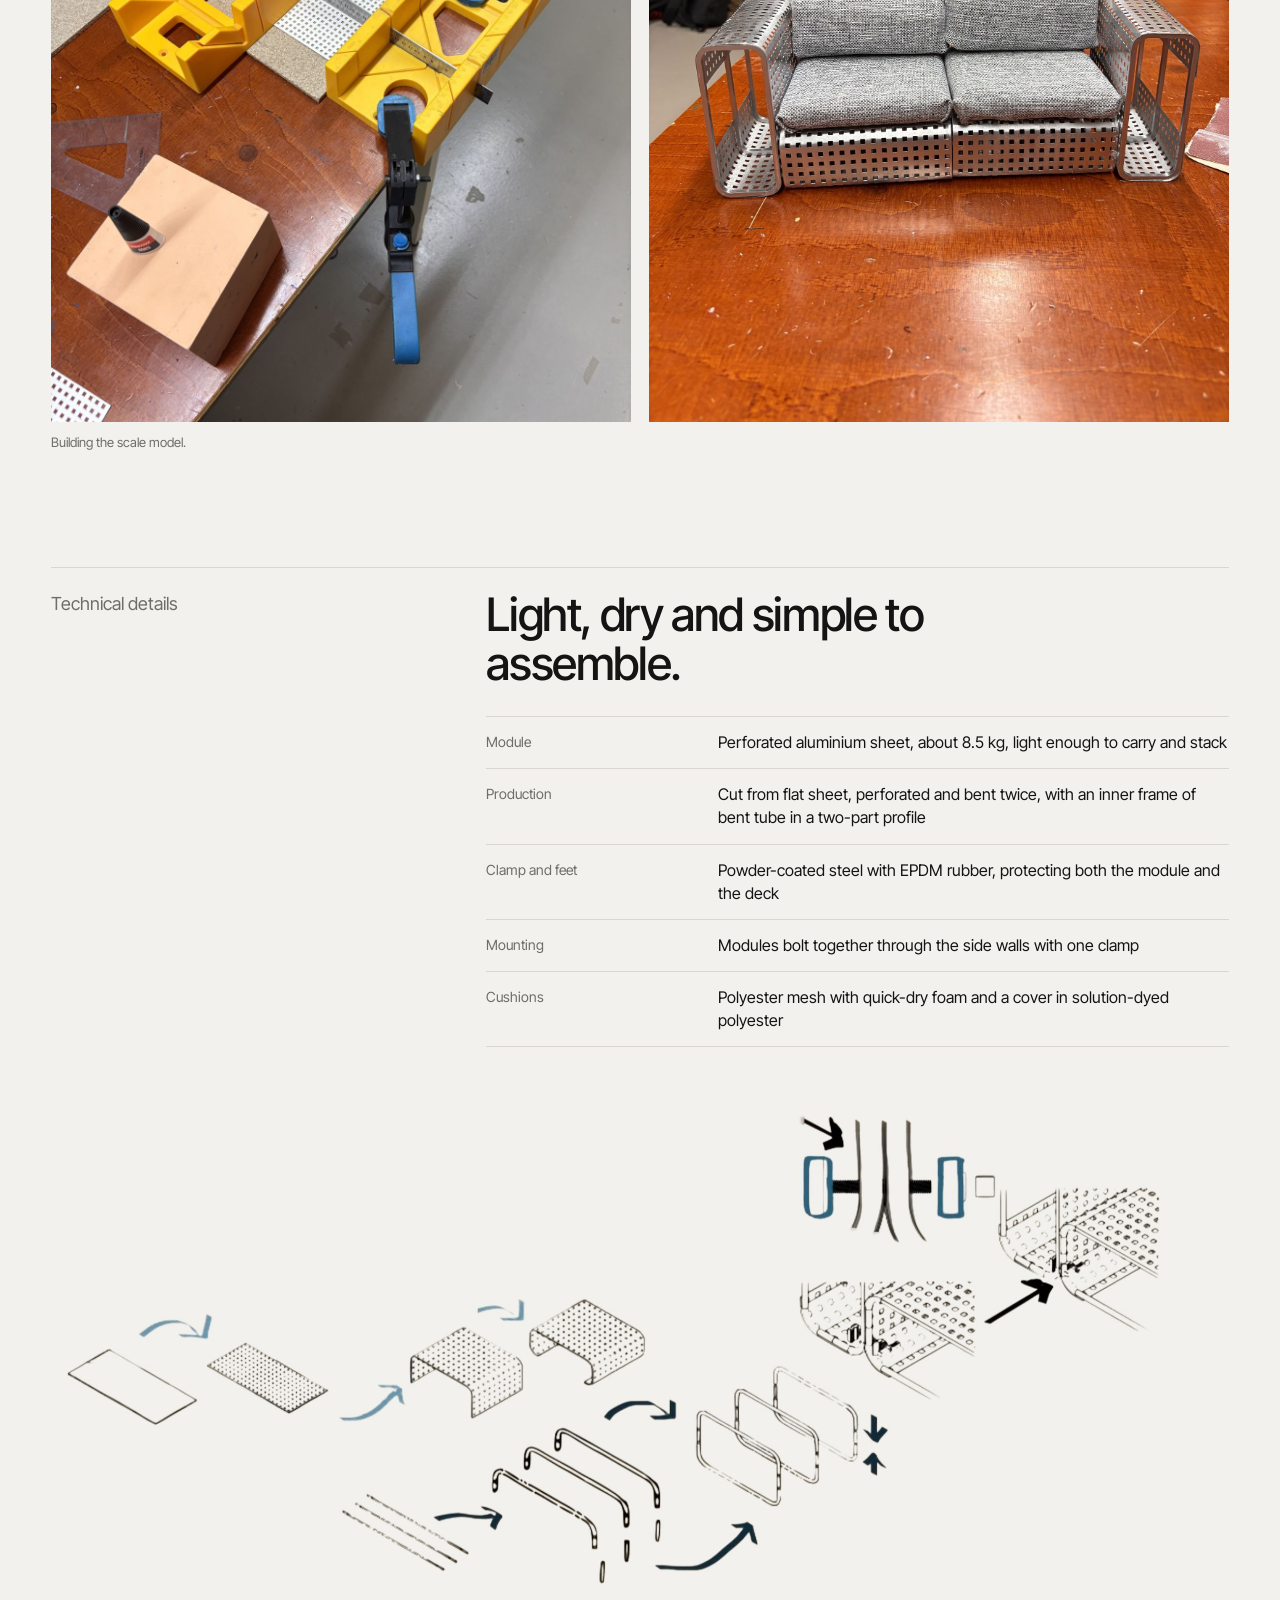
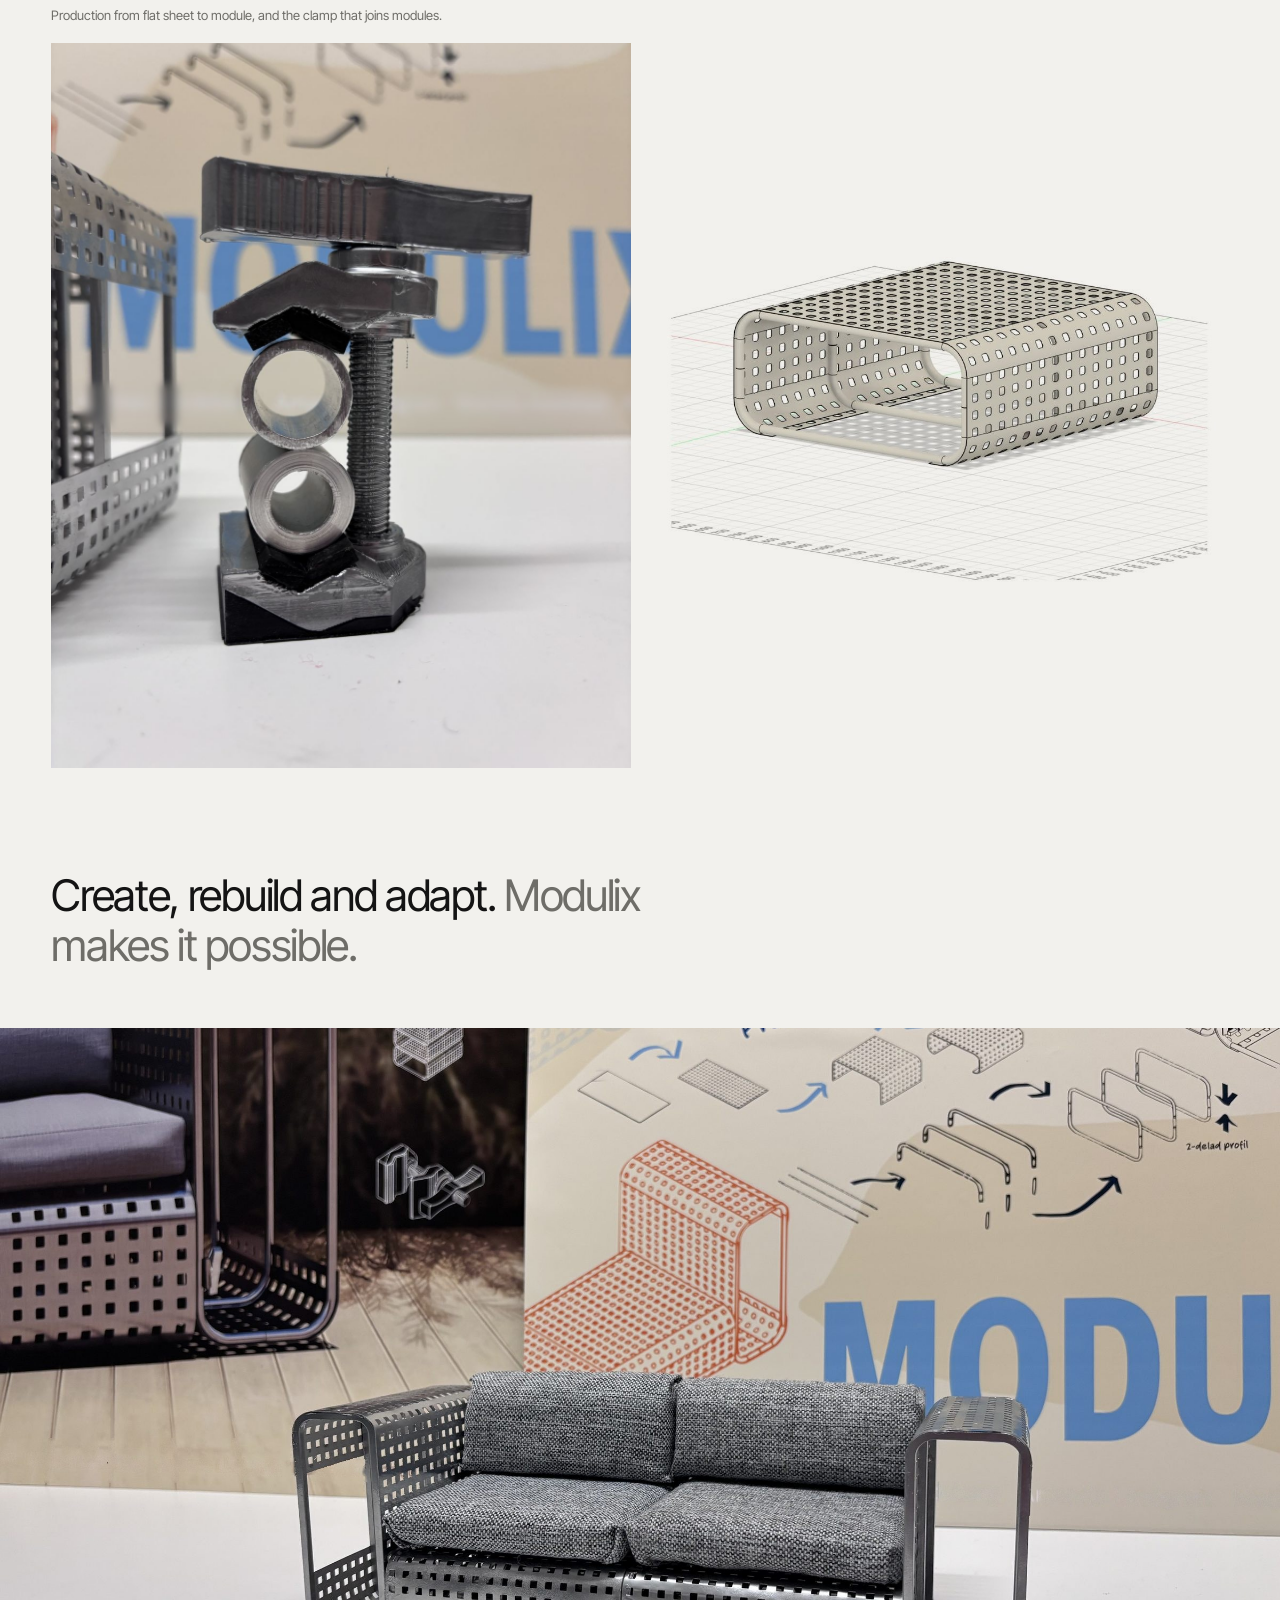
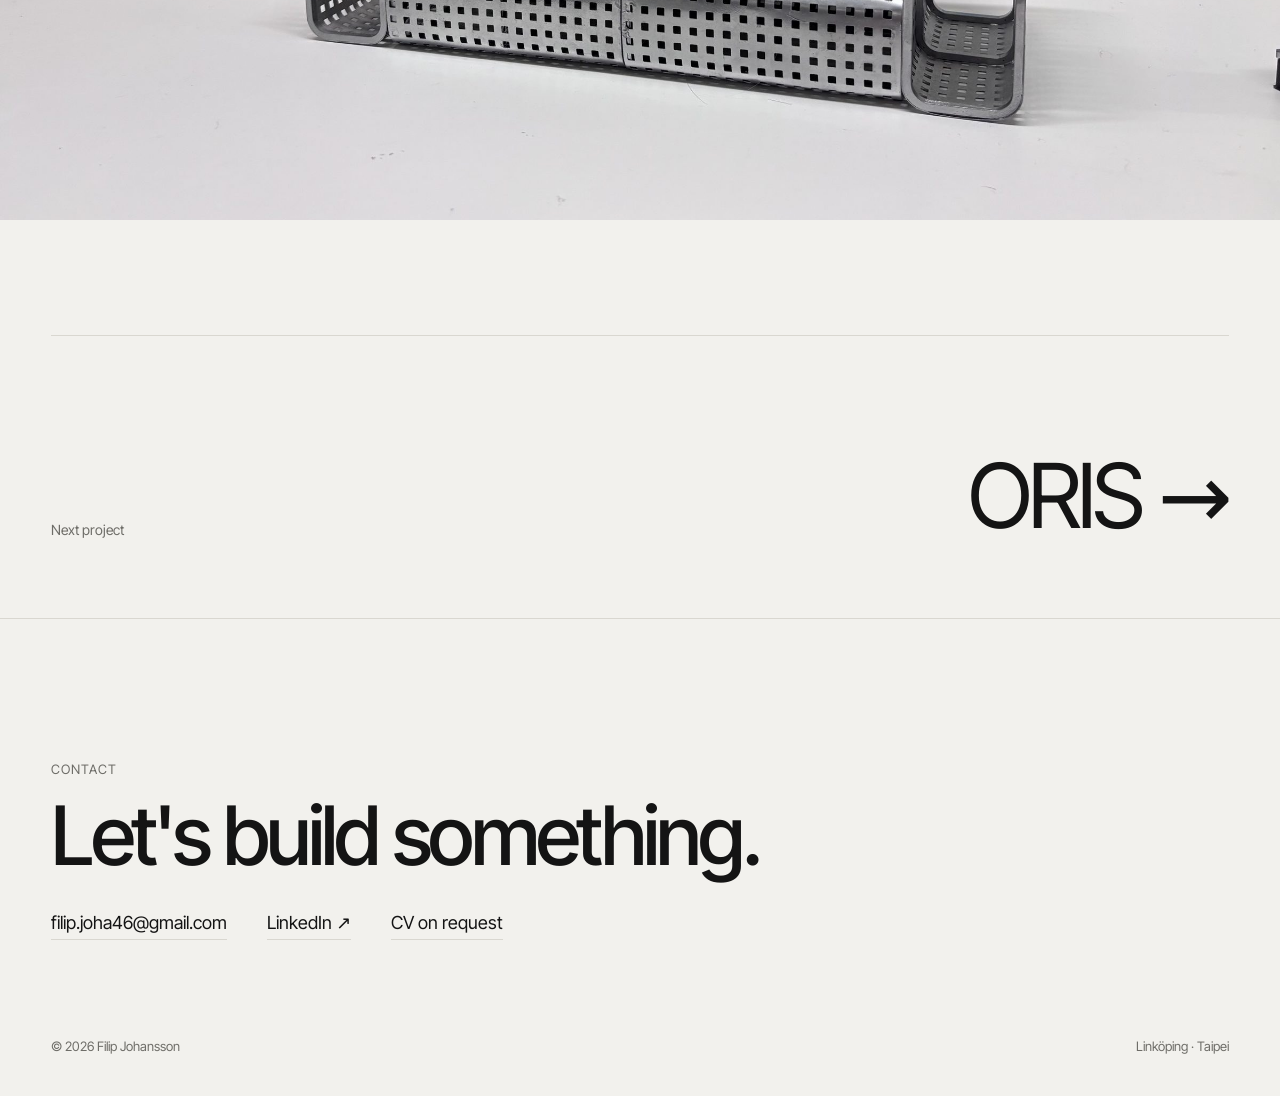
<file: projects/modulix.html>
<!DOCTYPE html>
<html lang="en">
<head>
<meta charset="utf-8">
<meta name="viewport" content="width=device-width,initial-scale=1">
<title>Modulix — Filip Johansson</title>
<meta name="description" content="Modulix, modular outdoor furniture in perforated metal. Materials for Design, Linköping University 2025.">
<meta property="og:title" content="Modulix — Filip Johansson">
<meta property="og:description" content="Modulix, modular outdoor furniture in perforated metal. Materials for Design, Linköping University 2025.">
<meta property="og:image" content="../assets/img/card-modulix.jpg">
<link rel="icon" href="data:image/svg+xml,%3Csvg xmlns=%22http://www.w3.org/2000/svg%22 viewBox=%220 0 32 32%22%3E%3Crect width=%2232%22 height=%2232%22 rx=%226%22 fill=%22%23141414%22/%3E%3Ctext x=%2216%22 y=%2222%22 font-family=%22Arial%22 font-size=%2215%22 font-weight=%22600%22 fill=%22%23F2F1ED%22 text-anchor=%22middle%22%3EFJ%3C/text%3E%3C/svg%3E">
<link rel="stylesheet" href="../assets/style.css">
</head>
<body>
<header class="site-header">
  <div class="wrap">
    <a class="logo" href="../">Filip Johansson</a>
    <nav class="nav">
      <a href="../#work" aria-current="page">Work</a>
      <a href="../about.html">About</a>
    </nav>
  </div>
</header>
<main>
  <div class="case-cover"><img src="../assets/img/mod-hero-wide.jpg" alt="Modulix sofa in perforated aluminium on a sunlit wooden deck outside a timber house among pine trees" style="object-position:47% 70%"></div><p class="cap wrap">Background photo: Grythyttan.</p>
  <section class="case-intro wrap">
    <div class="case-head">
      <div class="reveal"><p class="eyebrow">Materials for Design · 2025</p><h1 class="display">Modulix</h1><p class="lead">Modular outdoor furniture in perforated aluminium, designed to get people out into their gardens.</p></div>
      <dl class="meta reveal"><div><dt>Year</dt><dd>2025</dd></div><div><dt>Context</dt><dd>Materials for Design, Linköping University</dd></div><div><dt>Theme</dt><dd>Inconcrete brutalism</dd></div><div><dt>Direction</dt><dd>UT&amp;NJUT, get out and enjoy</dd></div></dl>
    </div>
  </section>
  <section class="chapter wrap">
    <div class="chapter-text reveal">
      <p class="label">Introduction</p>
      <div><h2 class="statement">One aluminium module, clamped together, <span class="mute">becomes a <span class="rotate" data-words="sofa,chair,table,sunbed"><span>sofa</span></span>.</span></h2>
      <p class="st-body">Outdoor furniture for a customer group in Vadstena that handles rain and changing weather, dries fast and never needs carrying in.</p>
      <div class="facts-row"><div>1<small>Module</small></div><div class="inf">&infin;<small>Configurations</small></div><div>8.5 kg<small>Per module</small></div></div></div>
    </div>

    <div class="viewer reveal">
      <script type="module" src="../assets/js/model-viewer.min.js"></script>
      <div class="cfg-tabs" role="tablist" aria-label="Modulix configurations">
        <button role="tab" aria-selected="true" data-src="modulix-sofa.glb" data-alt="/_blob/3c91870297e62bc04a1f9375acbfe499" data-cap="Two seat modules with upright modules as armrests and backrest, plus cushions.">Sofa</button>
        <button role="tab" aria-selected="false" data-src="modulix-single.glb" data-alt="/_blob/92ab692d7303f423be727a82c0cbbb20" data-cap="One module as a side table or stool.">Side table</button>
        <button role="tab" aria-selected="false" data-src="modulix-lounger.glb" data-alt="/_blob/804200318404638ceea0e552f4bab41f" data-cap="Two modules end to end with an upright backrest and a full-length cushion.">Sun lounger</button>
        <button role="tab" aria-selected="false" data-src="modulix-stack.glb" data-alt="/_blob/233151c03e19b26ea81ecd89e0fcc364" data-cap="One stack for winter, with the cushions stored inside each module.">Winter storage</button>
      </div>
      <model-viewer id="mod-viewer" src="../assets/models/modulix-sofa.glb" alt="Interactive 3D model of Modulix configurations" camera-controls disable-zoom loading="lazy" interaction-prompt="auto" interaction-prompt-style="basic" interaction-prompt-threshold="600" shadow-intensity="0.8" exposure="1.05" environment-image="neutral" camera-orbit="35deg 70deg auto" ar ar-modes="webxr scene-viewer quick-look" touch-action="pan-y">
        <div slot="interaction-prompt" class="drag-hint"><svg viewBox="0 0 64 32" aria-hidden="true"><path class="arr" d="M8 16l5-5M8 16l5 5"/><path class="arr" d="M56 16l-5-5M56 16l-5 5"/><g class="mouse"><rect x="24" y="5" width="16" height="23" rx="8"/><path d="M32 9v5"/></g></svg><span class="hint-mouse">Drag to rotate</span><span class="hint-touch">Swipe to rotate</span></div>
      </model-viewer>
      <p class="cap"><span id="mod-cap">Two seat modules with upright modules as armrests and backrest, plus cushions.</span> Drag to rotate.</p>
      <script>
        (function(){var mv=document.getElementById('mod-viewer'),cap=document.getElementById('mod-cap'),bs=document.querySelectorAll('.cfg-tabs button'),cur=bs[0];
        mv.addEventListener('error',function(){var a=cur.dataset.alt;if(a&&mv.getAttribute('src')!==a)mv.setAttribute('src',a);});
        bs.forEach(function(b){b.addEventListener('click',function(){cur=b;bs.forEach(function(x){x.setAttribute('aria-selected',x===b)});mv.setAttribute('src','../assets/models/'+b.dataset.src);cap.textContent=b.dataset.cap;});});})();
      </script>
    </div>
  </section>
  <section class="chapter wrap">
    <div class="chapter-text reveal">
      <p class="label">Process</p>
      <div><h2>From sketch to sheet metal.</h2></div>
    </div>
    <div class="cols reveal" style="--n:4"><div class="col"><span class="n">01</span><h3>Brutalist forms</h3><p>A wide start with heavy, mesh-like shapes from the theme.</p></div><div class="col"><span class="n">02</span><h3>Repeating forms</h3><p>One shape used again and again to build different pieces.</p></div><div class="col"><span class="n">03</span><h3>Module system</h3><p>A single rounded module that becomes every piece of furniture.</p></div><div class="col"><span class="n">04</span><h3>Models</h3><p>Foam blocks, then a sheet-metal scale model, to test proportions and joints.</p></div></div>
    <div class="media  reveal"><figure class="r169 fit"><img src="../assets/img/mod-sketches.jpg" alt="Sketches moving from brutalist mesh forms through repeating forms to a system of modules" loading="lazy"></figure></div><p class="cap">From brutalist forms to repeating forms to a module system.</p>
    <div class="media c2 reveal"><figure class="r11"><img src="../assets/img/mod-foam-1.jpg" alt="Blue foam model of modules combined into a chair" loading="lazy"></figure><figure class="r11"><img src="../assets/img/mod-foam-2.jpg" alt="Blue foam blocks testing how modules combine" loading="lazy"></figure></div><p class="cap">Foam models testing how the modules combine.</p>
    <div class="media c2 reveal"><figure class="r34"><img src="../assets/img/mod-process-1.jpg" alt="Cutting perforated sheet for the scale model" loading="lazy"></figure><figure class="r34"><img src="../assets/img/mod-model.jpg" alt="The finished Modulix scale model as a sofa" loading="lazy"></figure></div><p class="cap">Building the scale model.</p>
  </section>
  <section class="chapter wrap">
    <div class="chapter-text reveal">
      <p class="label">Technical details</p>
      <div><h2>Light, dry and simple to assemble.</h2><dl class="specs"><dt>Module</dt><dd>Perforated aluminium sheet, about 8.5 kg, light enough to carry and stack</dd><dt>Production</dt><dd>Cut from flat sheet, perforated and bent twice, with an inner frame of bent tube in a two-part profile</dd><dt>Clamp and feet</dt><dd>Powder-coated steel with EPDM rubber, protecting both the module and the deck</dd><dt>Mounting</dt><dd>Modules bolt together through the side walls with one clamp</dd><dt>Cushions</dt><dd>Polyester mesh with quick-dry foam and a cover in solution-dyed polyester</dd></dl></div>
    </div>
    <div class="media  reveal"><figure class="fit"><img src="../assets/img/mod-production.jpg" alt="Production steps: flat sheet, perforated, bent twice, with bent tube frames in a two-part profile; and the clamp joining two modules" loading="lazy"></figure></div><p class="cap">Production from flat sheet to module, and the clamp that joins modules.</p>
    <div class="media c2 reveal"><figure class="r45"><img src="../assets/img/mod-clamp.jpg" alt="Clamp joining two modules" loading="lazy"></figure><figure class="r45 fit"><img src="../assets/img/mod-cad.jpg" alt="CAD model of a single Modulix module with its perforated sheet and tube frame" loading="lazy"></figure></div>
  </section>
  <div class="wrap"><p class="quote reveal">Create, rebuild and adapt. <span class="mute">Modulix makes it possible.</span></p></div>
  <div class="bleed crop reveal"><img src="../assets/img/mod-exhibit.jpg" alt="The Modulix scale model in front of the project poster at the exhibition" loading="lazy" style="object-position:50% 55%"></div>

  <div class="wrap">
    <div class="next">
      <p class="label">Next project</p>
      <a class="display" href="oris.html">ORIS →</a>
    </div>
  </div>
</main>
<footer class="contact" id="contact">
  <div class="wrap">
    <p class="eyebrow">Contact</p>
    <h2 class="display" style="margin-top:16px">Let's build something.</h2>
    <div class="contact-links">
      <a href="mailto:filip.joha46@gmail.com">filip.joha46@gmail.com</a>
      <a href="https://www.linkedin.com/in/filip-johansson-716963175/" target="_blank" rel="noopener">LinkedIn ↗</a>
      <a href="mailto:filip.joha46@gmail.com?subject=CV%20request">CV on request</a>
    </div>
    <div class="foot"><span>© <span id="year">2026</span> Filip Johansson</span><span>Linköping · Taipei</span></div>
  </div>
</footer>
<script src="../assets/main.js"></script>
</body>
</html>
</file>
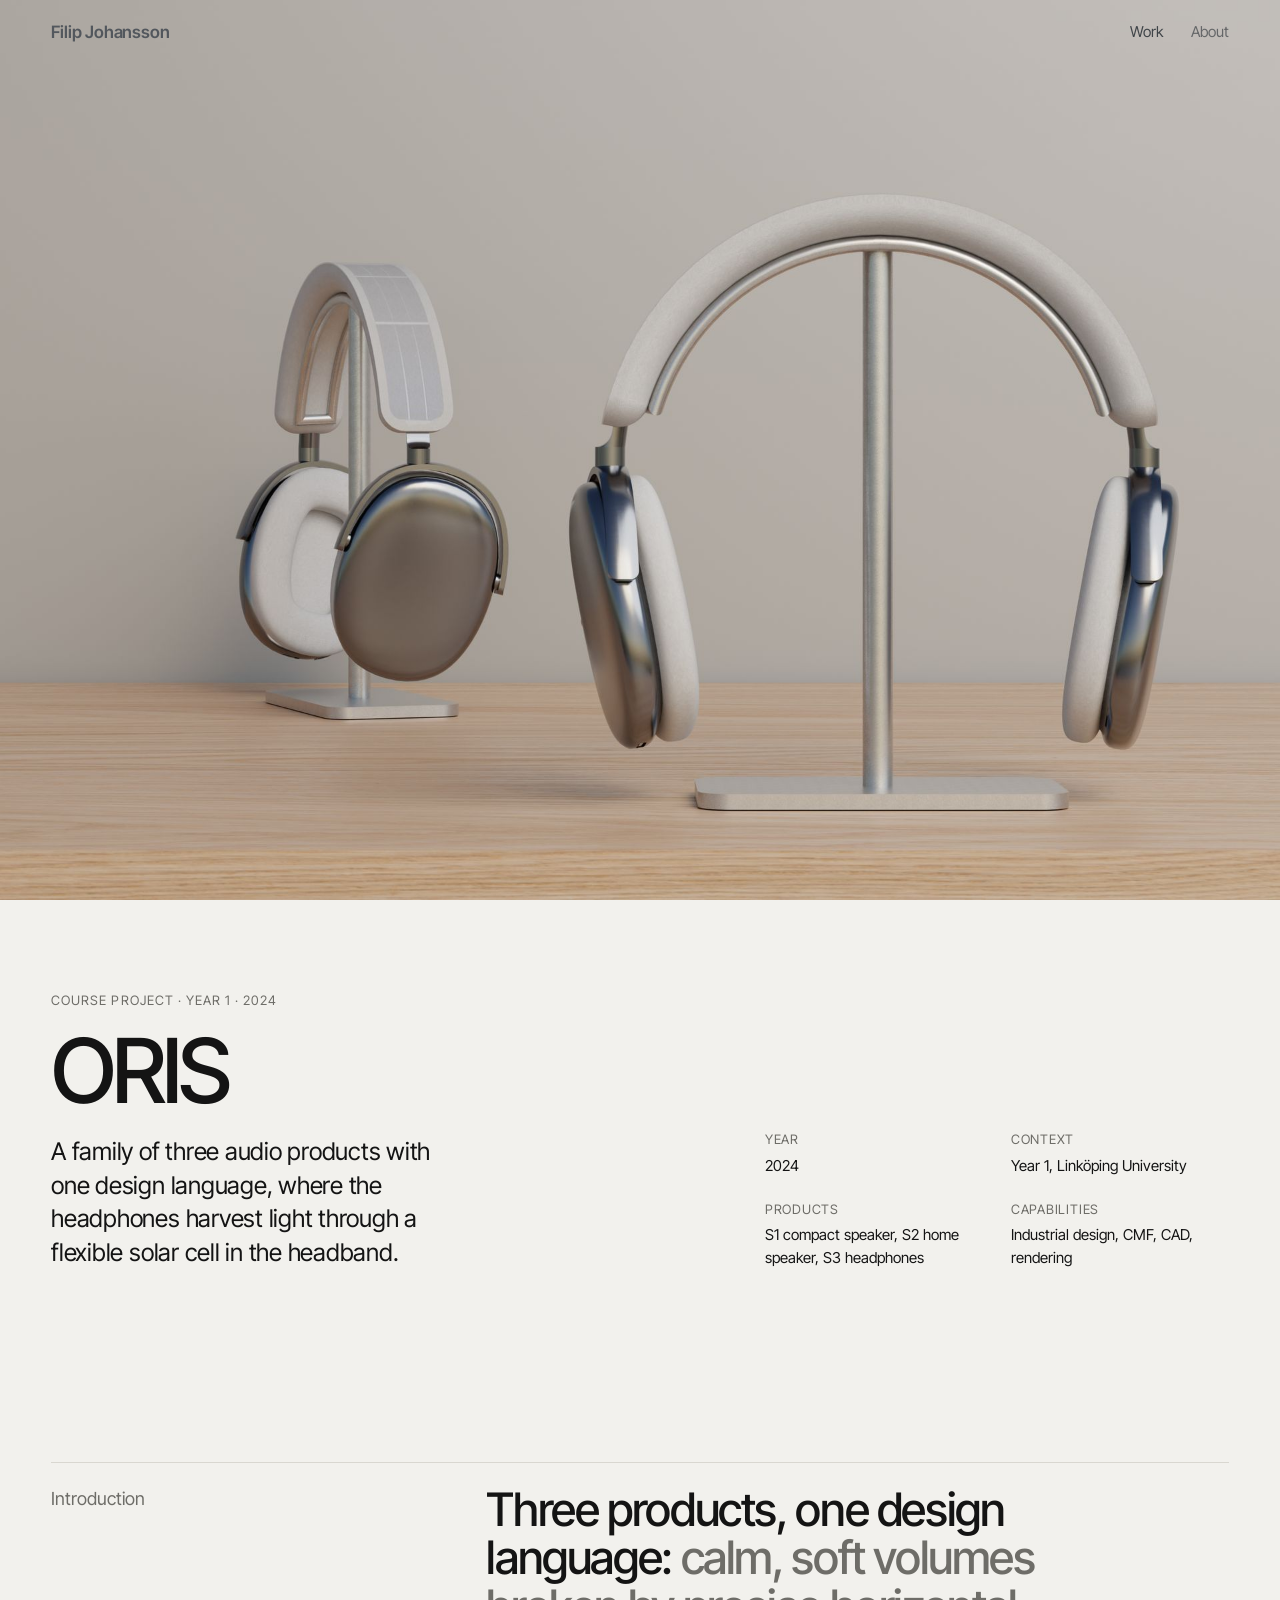
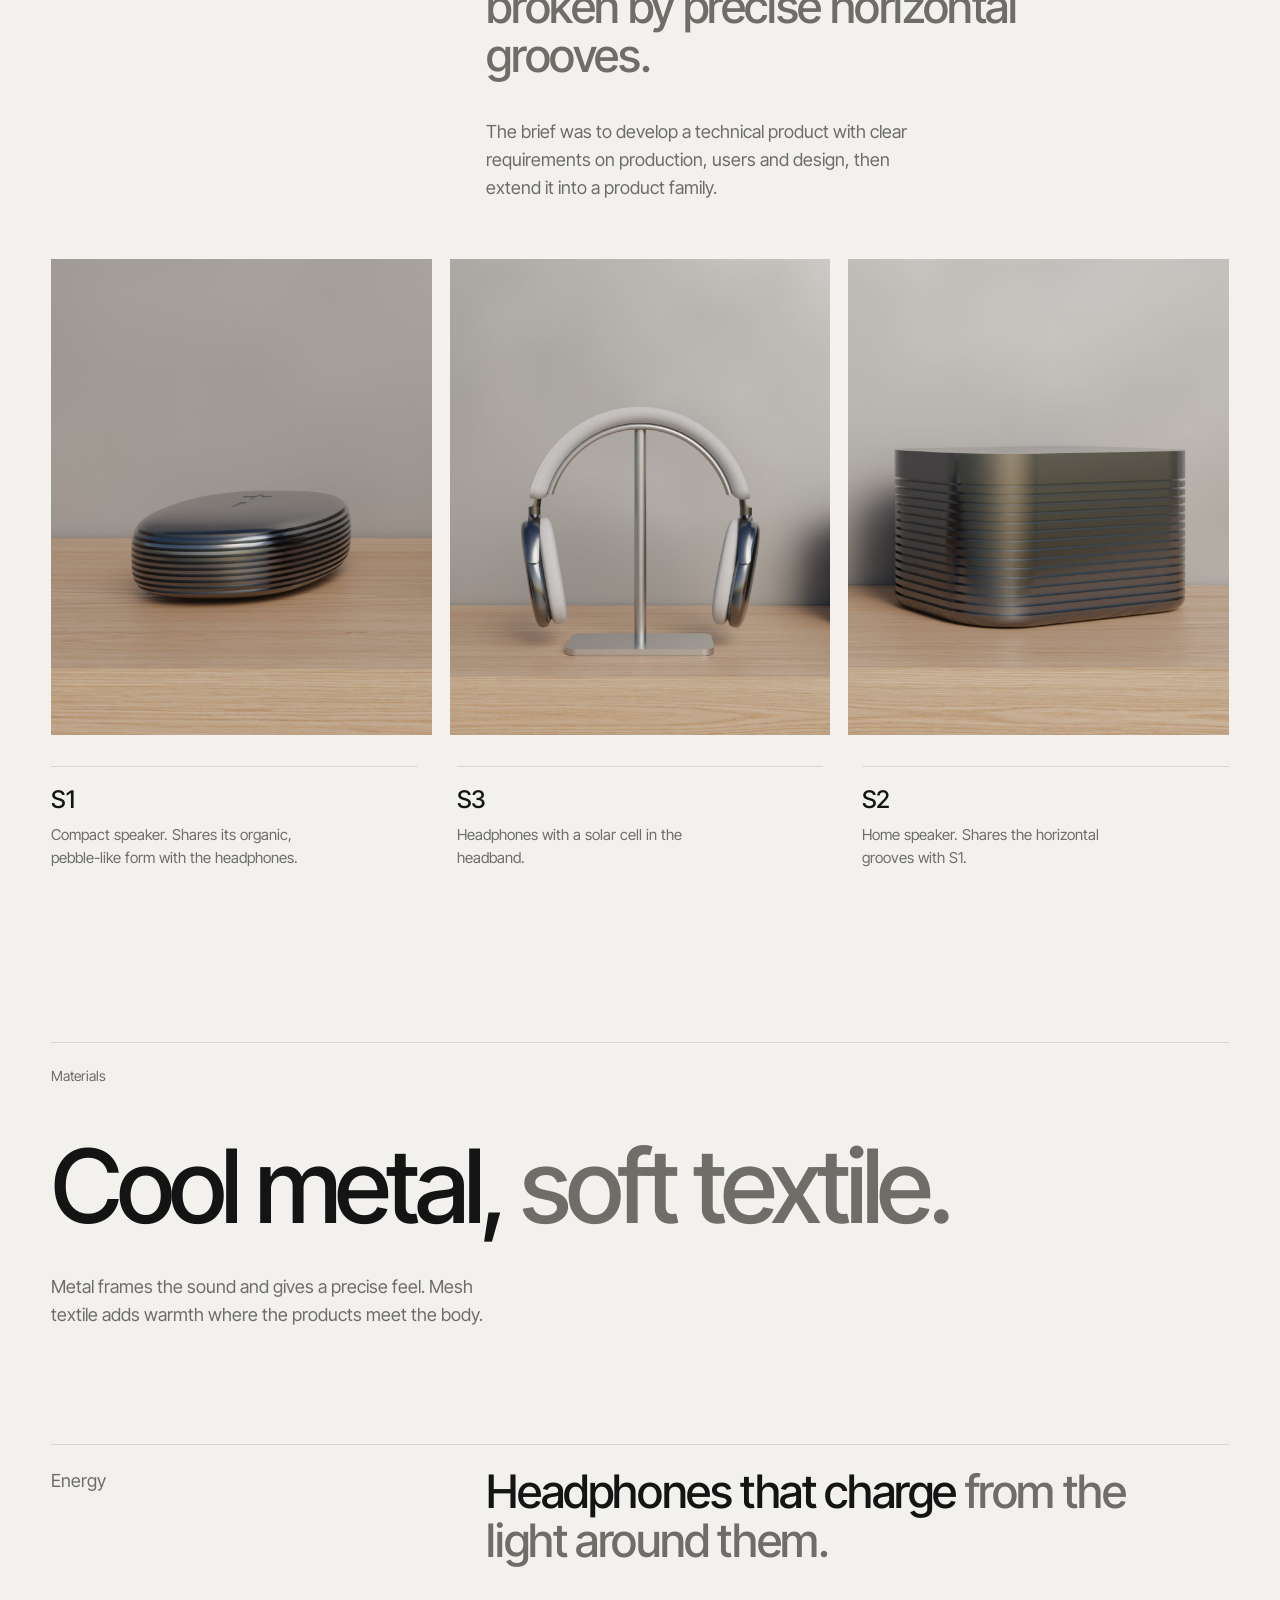
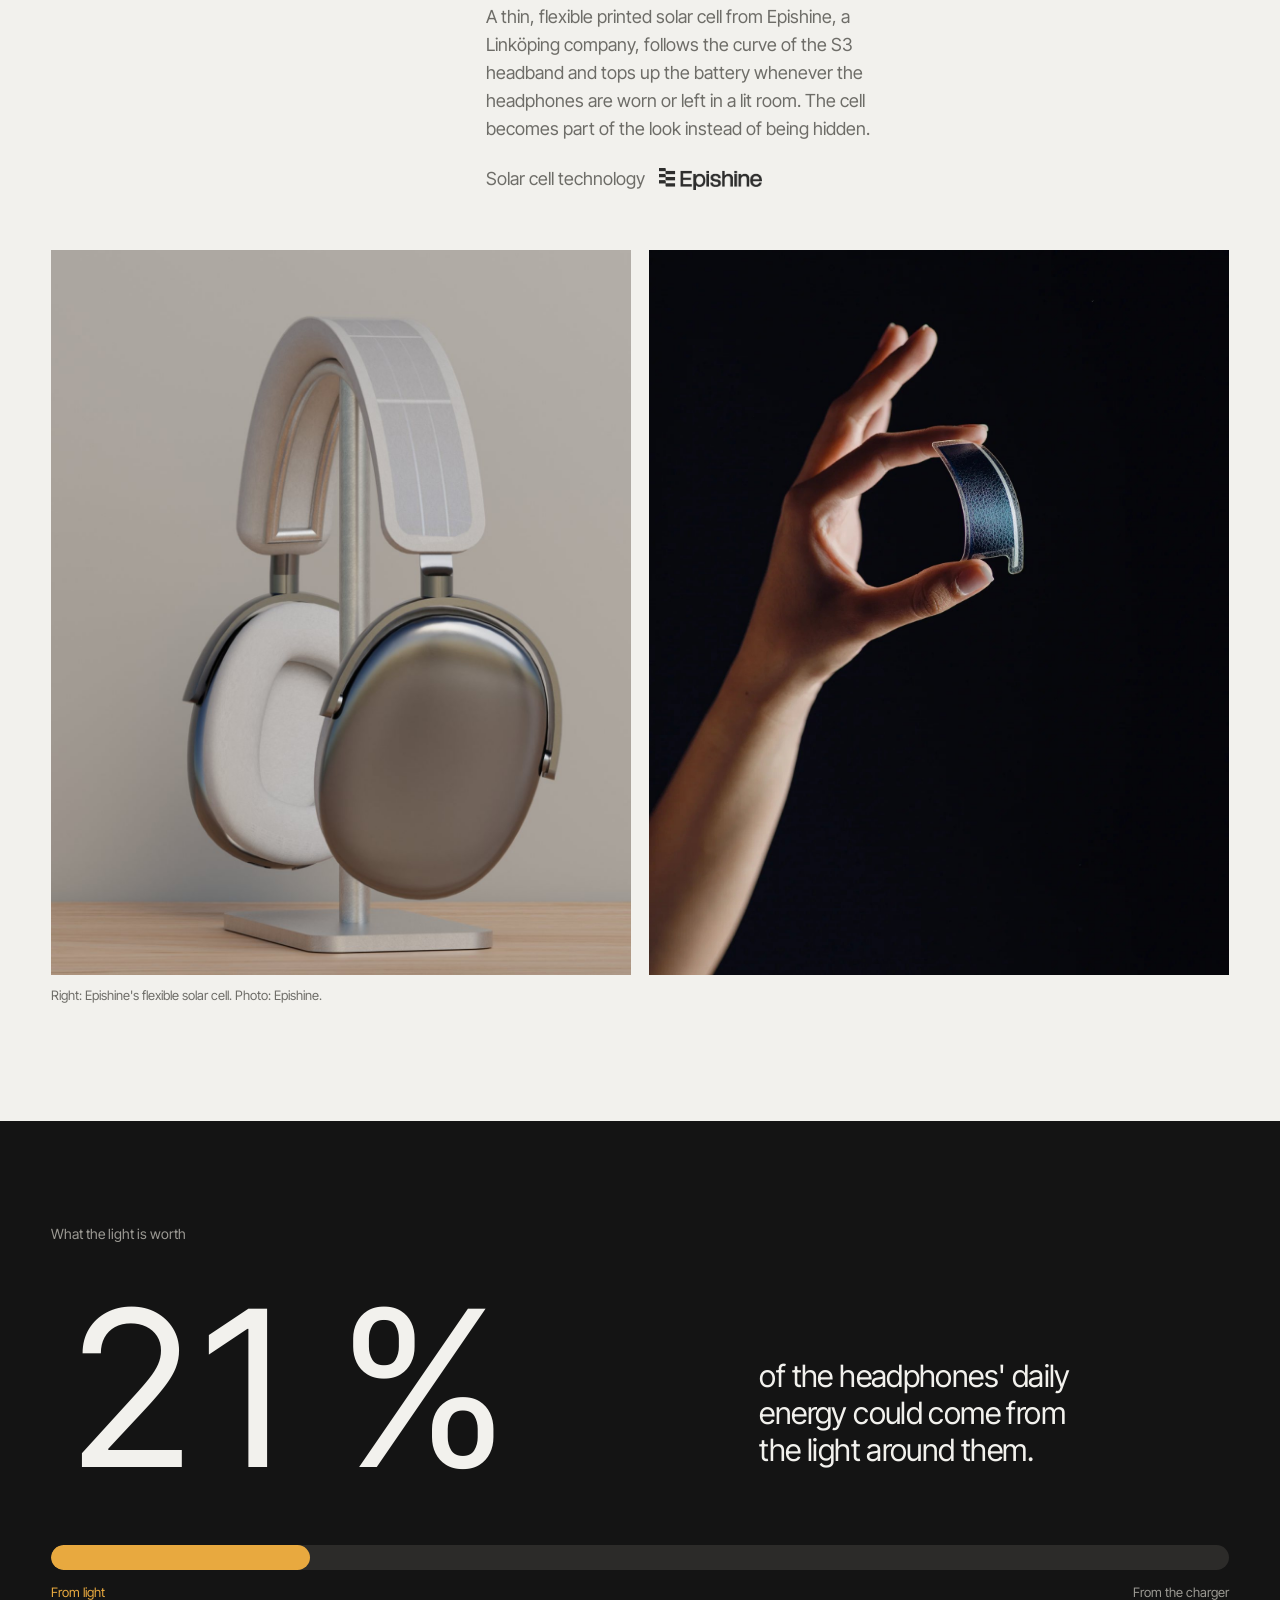
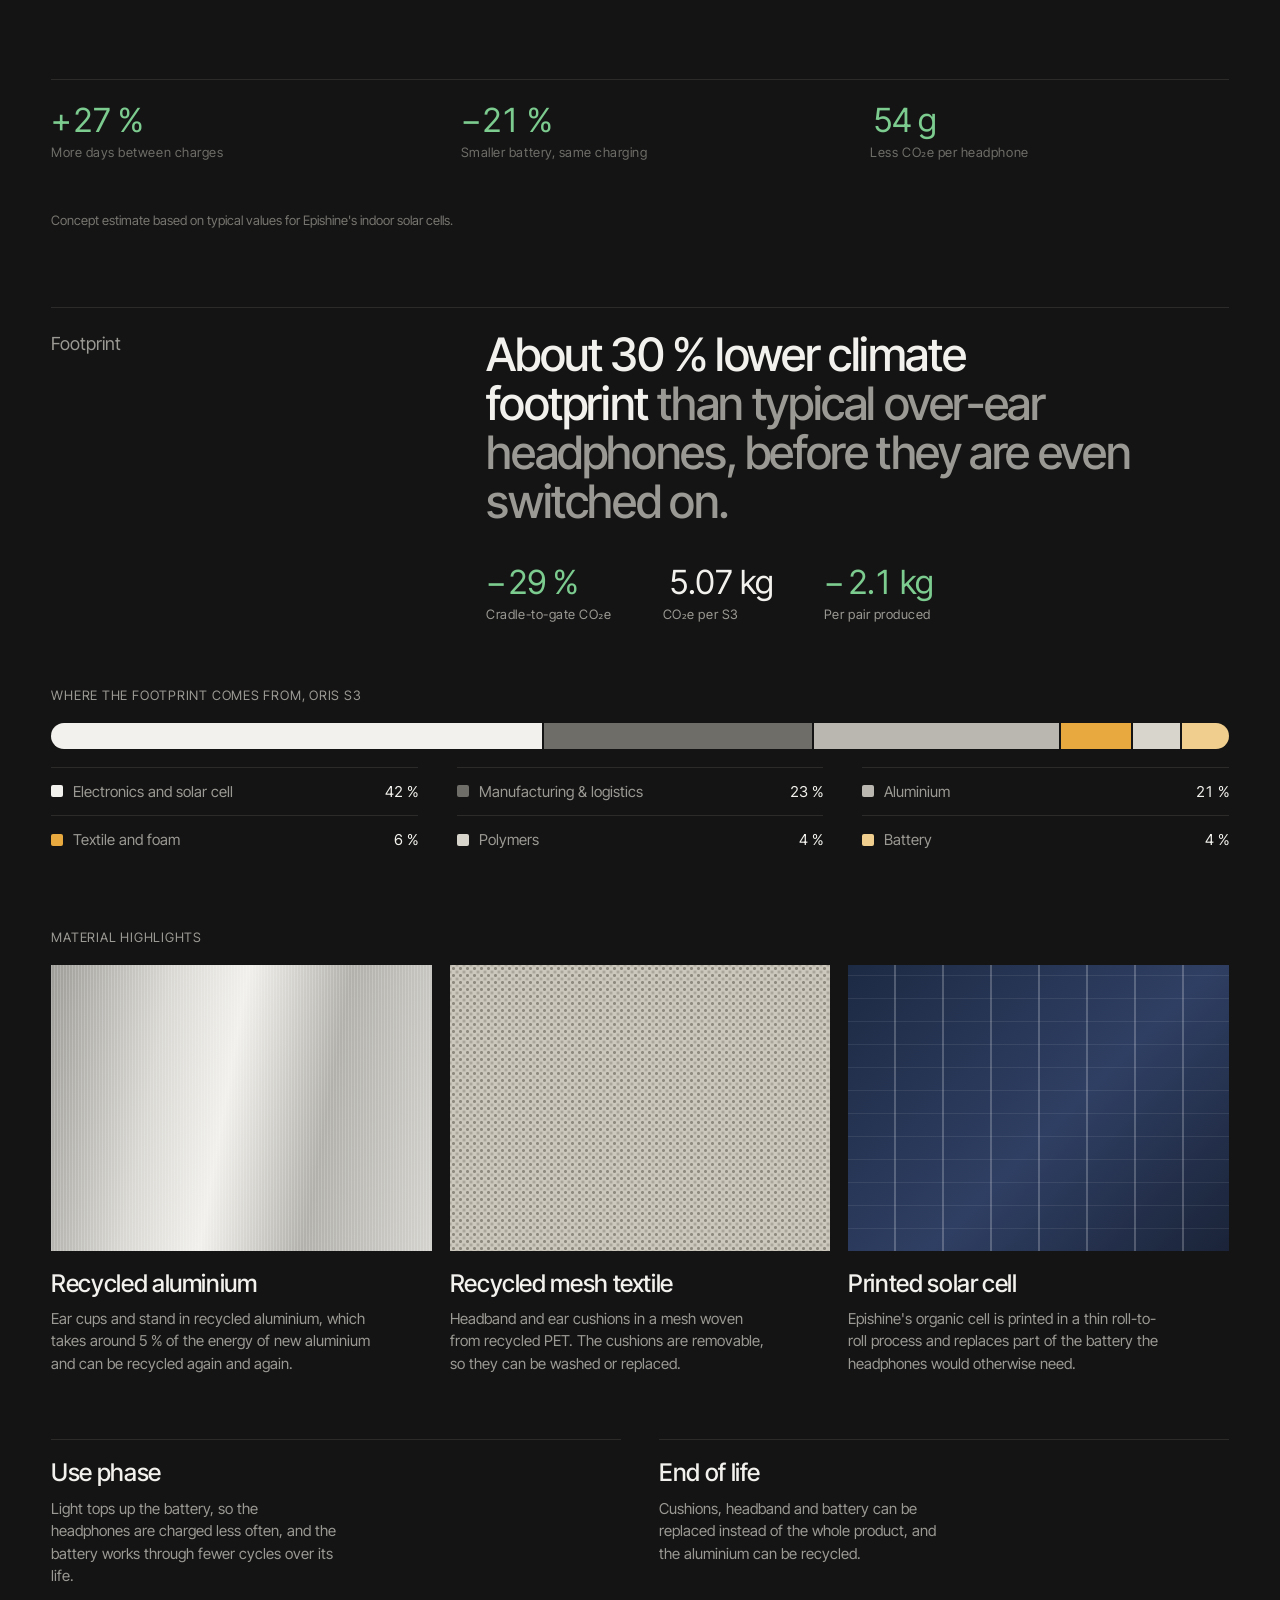
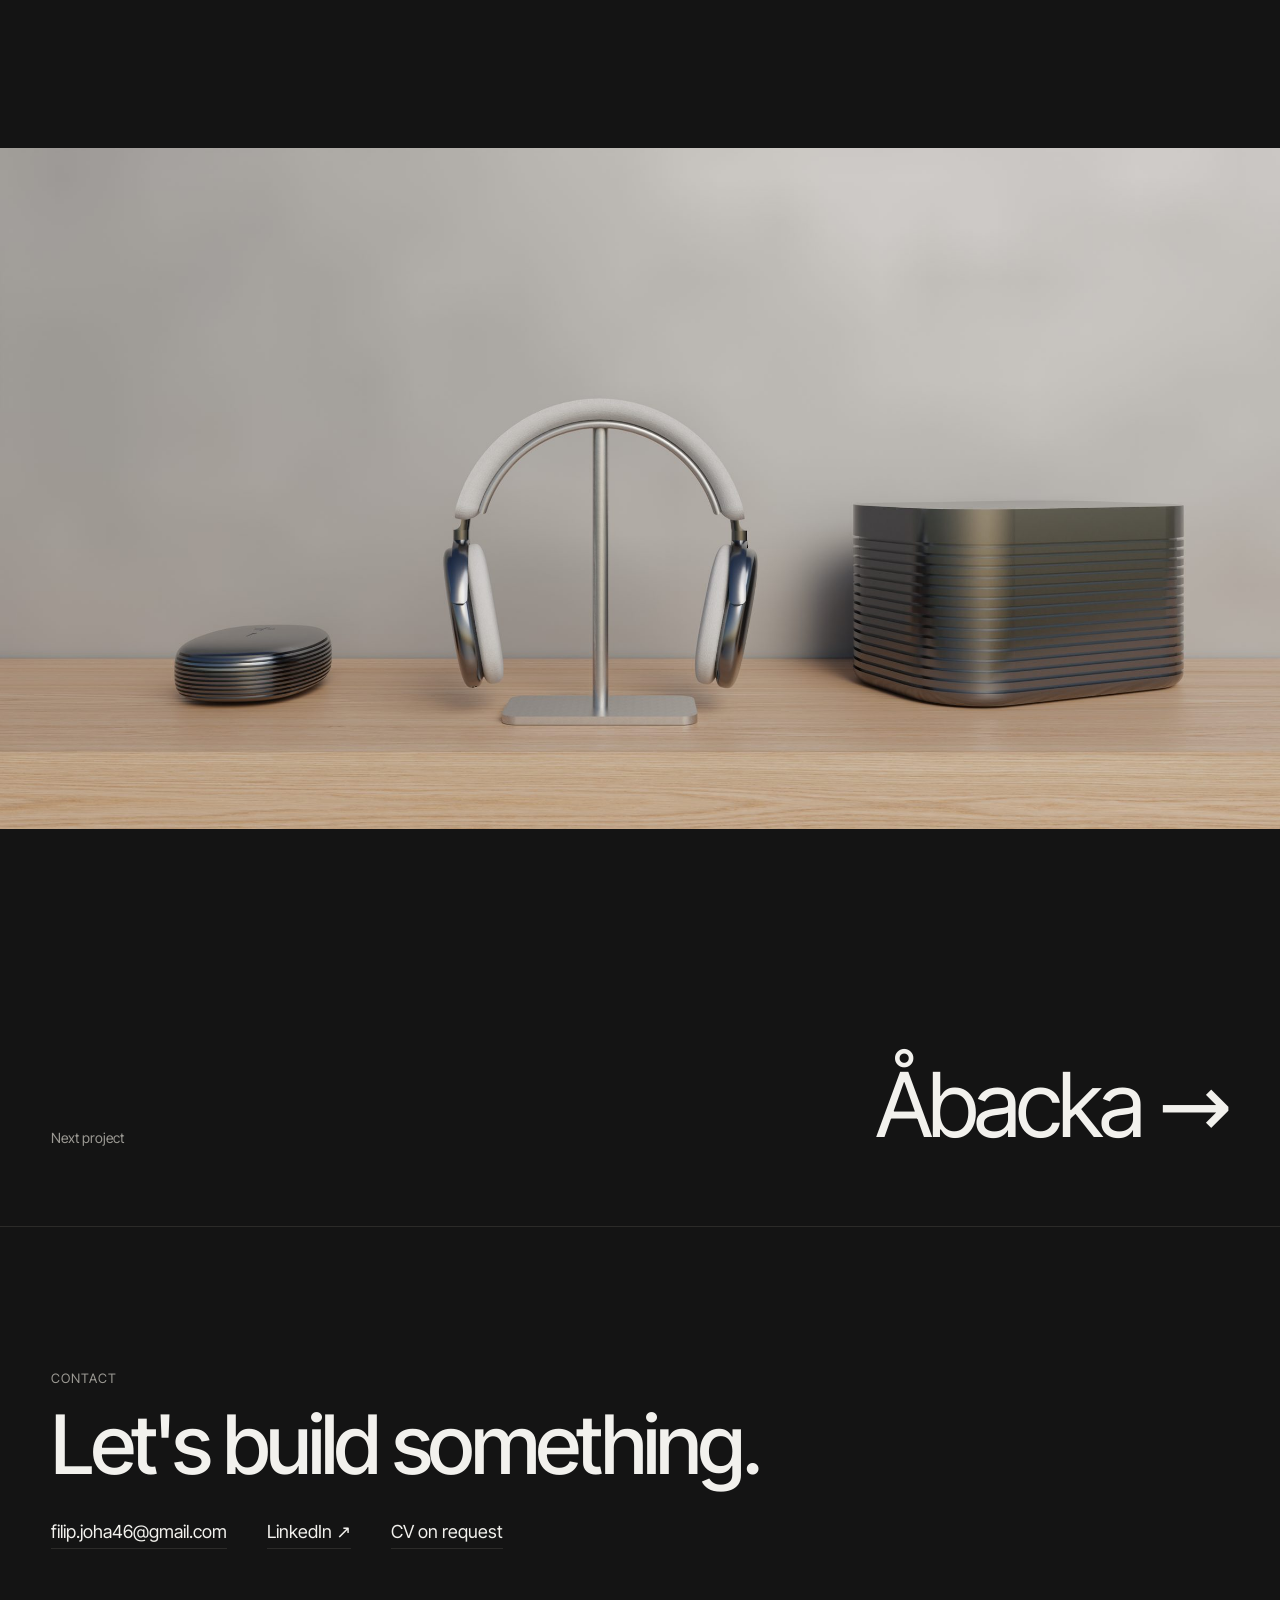
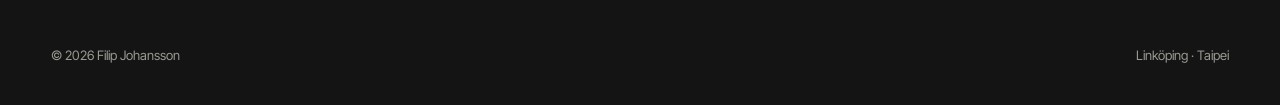
<file: projects/oris.html>
<!DOCTYPE html>
<html lang="en">
<head>
<meta charset="utf-8">
<meta name="viewport" content="width=device-width,initial-scale=1">
<title>ORIS — Filip Johansson</title>
<meta name="description" content="ORIS, a family of audio products with a shared design language and headphones powered by Epishine's flexible solar cells. Linköping University 2024.">
<meta property="og:title" content="ORIS — Filip Johansson">
<meta property="og:description" content="ORIS, a family of audio products with a shared design language and headphones powered by Epishine's flexible solar cells. Linköping University 2024.">
<meta property="og:image" content="../assets/img/card-oris.jpg">
<link rel="icon" href="data:image/svg+xml,%3Csvg xmlns=%22http://www.w3.org/2000/svg%22 viewBox=%220 0 32 32%22%3E%3Crect width=%2232%22 height=%2232%22 rx=%226%22 fill=%22%23141414%22/%3E%3Ctext x=%2216%22 y=%2222%22 font-family=%22Arial%22 font-size=%2215%22 font-weight=%22600%22 fill=%22%23F2F1ED%22 text-anchor=%22middle%22%3EFJ%3C/text%3E%3C/svg%3E">
<link rel="stylesheet" href="../assets/style.css">
</head>
<body>
<header class="site-header">
  <div class="wrap">
    <a class="logo" href="../">Filip Johansson</a>
    <nav class="nav">
      <a href="../#work" aria-current="page">Work</a>
      <a href="../about.html">About</a>
    </nav>
  </div>
</header>
<main>
  <div class="case-cover"><img src="../assets/img/oris-hero.jpg" alt="ORIS headphones on aluminium stands" style="object-position:60% 50%"></div>
  <section class="case-intro wrap">
    <div class="case-head">
      <div class="reveal"><p class="eyebrow">Course project · Year 1 · 2024</p><h1 class="display">ORIS</h1><p class="lead">A family of three audio products with one design language, where the headphones harvest light through a flexible solar cell in the headband.</p></div>
      <dl class="meta reveal"><div><dt>Year</dt><dd>2024</dd></div><div><dt>Context</dt><dd>Year 1, Linköping University</dd></div><div><dt>Products</dt><dd>S1 compact speaker, S2 home speaker, S3 headphones</dd></div><div><dt>Capabilities</dt><dd>Industrial design, CMF, CAD, rendering</dd></div></dl>
    </div>
  </section>
  <section class="chapter wrap">
    <div class="chapter-text reveal">
      <p class="label">Introduction</p>
      <div><h2 class="statement">Three products, one design language: <span class="mute">calm, soft volumes broken by precise horizontal grooves.</span></h2>
      <p class="st-body">The brief was to develop a technical product with clear requirements on production, users and design, then extend it into a product family.</p></div>
    </div>
    <div class="media c3 reveal"><figure class="r45"><img src="../assets/img/oris-s1.jpg" alt="S1 compact speaker with horizontal grooves" loading="lazy"></figure><figure class="r45"><img src="../assets/img/oris-s3.jpg" alt="S3 headphones on their aluminium stand" loading="lazy"></figure><figure class="r45"><img src="../assets/img/oris-s2.jpg" alt="S2 home speaker with horizontal grooves" loading="lazy"></figure></div>
    <div class="cols reveal" style="--n:3"><div class="col"><h3>S1</h3><p>Compact speaker. Shares its organic, pebble-like form with the headphones.</p></div><div class="col"><h3>S3</h3><p>Headphones with a solar cell in the headband.</p></div><div class="col"><h3>S2</h3><p>Home speaker. Shares the horizontal grooves with S1.</p></div></div>
  </section>
  <section class="mat wrap">
    <p class="label">Materials</p>
    <h2 class="mat-words reveal">Cool metal, <span class="mute">soft textile.</span></h2>
    <p class="mat-body reveal">Metal frames the sound and gives a precise feel. Mesh textile adds warmth where the products meet the body.</p>
  </section>
  <section class="chapter wrap">
    <div class="chapter-text reveal">
      <p class="label">Energy</p>
      <div><h2 class="statement">Headphones that charge <span class="mute">from the light around them.</span></h2>
      <p class="st-body">A thin, flexible printed solar cell from Epishine, a Linköping company, follows the curve of the S3 headband and tops up the battery whenever the headphones are worn or left in a lit room. The cell becomes part of the look instead of being hidden.</p>
      <p class="credit-logo"><span>Solar cell technology</span><img src="../assets/img/epishine-logo.png" alt="Epishine" width="134" height="29"></p></div>
    </div>
    <div class="media c2 reveal"><figure class="r45"><img src="../assets/img/oris-solar.jpg" alt="Close-up of the S3 headband with the integrated solar cell" loading="lazy"></figure><figure class="r45"><img src="../assets/img/oris-epishine.jpg" alt="A flexible Epishine solar cell bent between two fingers" loading="lazy"></figure></div><p class="cap">Right: Epishine's flexible solar cell. Photo: Epishine.</p>
  </section>
  <section class="calc-band" aria-label="What the light is worth">
    <div class="wrap">
      <p class="label">What the light is worth</p>
      <div class="calc-hero reveal">
        <div class="facts-row calc-big"><div>22 %</div></div>
        <p class="calc-lead">of the headphones' daily energy could come from the light around them.</p>
      </div>
      <div class="calc-bar reveal" role="img" aria-label="22 percent of daily energy from light, 78 percent from the charger">
        <div class="calc-track"><i></i></div>
        <div class="calc-keys"><span class="k-light">From light</span><span class="k-grid">From the charger</span></div>
      </div>
      <div class="facts-row calc-facts reveal"><div class="good">+28 %<small>More days between charges</small></div><div class="good">&minus;22 %<small>Smaller battery, same charging</small></div><div class="good">55 g<small>Less CO&#8322;e per headphone</small></div></div>
      <p class="calc-note">Concept estimate based on typical values for Epishine's indoor solar cells.</p>
    </div>
  </section>
  <div class="fp-band">
  <section class="chapter wrap">
    <div class="chapter-text reveal">
      <p class="label">Footprint</p>
      <div><h2 class="statement">About 30 % lower climate footprint <span class="mute">than typical over-ear headphones, before they are even switched on.</span></h2>
      <div class="facts-row"><div class="good">&minus;30 %<small>Cradle-to-gate CO&#8322;e</small></div><div>5.25 kg<small>CO&#8322;e per S3</small></div><div class="good">&minus;2.2 kg<small>Per pair produced</small></div></div></div>
    </div>
    <div class="fp-props reveal"><p class="fp-title">Where the footprint comes from, ORIS S3</p><div class="fp-stack"><i class="s0" style="width:42%" title="Electronics and solar cell 42 %"></i><i class="s1" style="width:23%" title="Manufacturing &amp; logistics 23 %"></i><i class="s2" style="width:21%" title="Aluminium 21 %"></i><i class="s3" style="width:6%" title="Textile and foam 6 %"></i><i class="s4" style="width:4%" title="Polymers 4 %"></i><i class="s5" style="width:4%" title="Battery 4 %"></i></div><dl><div><dt><span class="sw s0"></span>Electronics and solar cell</dt><dd>42 %</dd></div><div><dt><span class="sw s1"></span>Manufacturing &amp; logistics</dt><dd>23 %</dd></div><div><dt><span class="sw s2"></span>Aluminium</dt><dd>21 %</dd></div><div><dt><span class="sw s3"></span>Textile and foam</dt><dd>6 %</dd></div><div><dt><span class="sw s4"></span>Polymers</dt><dd>4 %</dd></div><div><dt><span class="sw s5"></span>Battery</dt><dd>4 %</dd></div></dl></div>
    <p class="fp-title">Material highlights</p>
    <div class="fp-cards reveal"><div class="fp-card"><div class="swatch alu"></div><h3>Recycled aluminium</h3><p>Ear cups and stand in recycled aluminium, which takes around 5 % of the energy of new aluminium and can be recycled again and again.</p></div><div class="fp-card"><div class="swatch mesh"></div><h3>Recycled mesh textile</h3><p>Headband and ear cushions in a mesh woven from recycled PET. The cushions are removable, so they can be washed or replaced.</p></div><div class="fp-card"><div class="swatch cell"></div><h3>Printed solar cell</h3><p>Epishine's organic cell is printed in a thin roll-to-roll process and replaces part of the battery the headphones would otherwise need.</p></div></div>
    <div class="cols reveal" style="--n:2"><div class="col"><h3>Use phase</h3><p>Light tops up the battery, so the headphones are charged less often, and the battery works through fewer cycles over its life.</p></div><div class="col"><h3>End of life</h3><p>Cushions, headband and battery can be replaced instead of the whole product, and the aluminium can be recycled.</p></div></div>
  </section>
  </div>
  <div class="bleed reveal"><img src="../assets/img/oris-family.jpg" alt="The ORIS family: S1, S3 and S2 side by side" loading="lazy" style="object-position:50% 50%"></div>

  <div class="wrap">
    <div class="next">
      <p class="label">Next project</p>
      <a class="display" href="abacka.html">Åbacka →</a>
    </div>
  </div>
</main>
<footer class="contact" id="contact">
  <div class="wrap">
    <p class="eyebrow">Contact</p>
    <h2 class="display" style="margin-top:16px">Let's build something.</h2>
    <div class="contact-links">
      <a href="mailto:filip.joha46@gmail.com">filip.joha46@gmail.com</a>
      <a href="https://www.linkedin.com/in/filip-johansson-716963175/" target="_blank" rel="noopener">LinkedIn ↗</a>
      <a href="mailto:filip.joha46@gmail.com?subject=CV%20request">CV on request</a>
    </div>
    <div class="foot"><span>© <span id="year">2026</span> Filip Johansson</span><span>Linköping · Taipei</span></div>
  </div>
</footer>
<script src="../assets/main.js"></script>
</body>
</html>
</file>
<file: assets/style.css>
/* Filip Johansson — portfolio */
@font-face{font-family:'Inter Tight';font-style:normal;font-weight:400;font-display:swap;src:url(fonts/inter-tight-latin-ext-400-normal.woff2) format('woff2');unicode-range:U+0100-02BA,U+02BD-02C5,U+02C7-02CC,U+02CE-02D7,U+02DD-02FF,U+0304,U+0308,U+0329,U+1D00-1DBF,U+1E00-1E9F,U+1EF2-1EFF,U+2020,U+20A0-20AB,U+20AD-20C0,U+2113,U+2C60-2C7F,U+A720-A7FF}
@font-face{font-family:'Inter Tight';font-style:normal;font-weight:400;font-display:swap;src:url(fonts/inter-tight-latin-400-normal.woff2) format('woff2');unicode-range:U+0000-00FF,U+0131,U+0152-0153,U+02BB-02BC,U+02C6,U+02DA,U+02DC,U+0304,U+0308,U+0329,U+2000-206F,U+20AC,U+2122,U+2191,U+2193,U+2212,U+2215,U+FEFF,U+FFFD}
@font-face{font-family:'Inter Tight';font-style:normal;font-weight:500;font-display:swap;src:url(fonts/inter-tight-latin-ext-500-normal.woff2) format('woff2');unicode-range:U+0100-02BA,U+02BD-02C5,U+02C7-02CC,U+02CE-02D7,U+02DD-02FF,U+0304,U+0308,U+0329,U+1D00-1DBF,U+1E00-1E9F,U+1EF2-1EFF,U+2020,U+20A0-20AB,U+20AD-20C0,U+2113,U+2C60-2C7F,U+A720-A7FF}
@font-face{font-family:'Inter Tight';font-style:normal;font-weight:500;font-display:swap;src:url(fonts/inter-tight-latin-500-normal.woff2) format('woff2');unicode-range:U+0000-00FF,U+0131,U+0152-0153,U+02BB-02BC,U+02C6,U+02DA,U+02DC,U+0304,U+0308,U+0329,U+2000-206F,U+20AC,U+2122,U+2191,U+2193,U+2212,U+2215,U+FEFF,U+FFFD}
@font-face{font-family:'Inter Tight';font-style:normal;font-weight:600;font-display:swap;src:url(fonts/inter-tight-latin-ext-600-normal.woff2) format('woff2');unicode-range:U+0100-02BA,U+02BD-02C5,U+02C7-02CC,U+02CE-02D7,U+02DD-02FF,U+0304,U+0308,U+0329,U+1D00-1DBF,U+1E00-1E9F,U+1EF2-1EFF,U+2020,U+20A0-20AB,U+20AD-20C0,U+2113,U+2C60-2C7F,U+A720-A7FF}
@font-face{font-family:'Inter Tight';font-style:normal;font-weight:600;font-display:swap;src:url(fonts/inter-tight-latin-600-normal.woff2) format('woff2');unicode-range:U+0000-00FF,U+0131,U+0152-0153,U+02BB-02BC,U+02C6,U+02DA,U+02DC,U+0304,U+0308,U+0329,U+2000-206F,U+20AC,U+2122,U+2191,U+2193,U+2212,U+2215,U+FEFF,U+FFFD}
:root{
  --bg:#F2F1ED;
  --ink:#141414;
  --muted:#6E6D68;
  --line:#D9D7D0;
  --tile:#E6E4DE;
  --max:1440px;
  --pad:clamp(20px,4vw,56px);
  --gap:clamp(10px,1.4vw,20px);
  --font:"Inter Tight",system-ui,-apple-system,"Segoe UI",Roboto,sans-serif;
}
*{box-sizing:border-box;margin:0;padding:0}
html{scroll-behavior:smooth}
#work{scroll-margin-top:72px}
body{background:var(--bg);color:var(--ink);font-family:var(--font);font-size:17px;line-height:1.55;-webkit-font-smoothing:antialiased}
img,video{display:block;max-width:100%;height:auto}
a{color:inherit;text-decoration:none}
::selection{background:var(--ink);color:var(--bg)}
.wrap{max-width:var(--max);margin-left:auto;margin-right:auto;padding-left:var(--pad);padding-right:var(--pad)}

/* Header */
.site-header{position:sticky;top:0;z-index:20;background:rgba(242,241,237,.88);backdrop-filter:blur(10px);-webkit-backdrop-filter:blur(10px)}
.site-header .wrap{display:flex;align-items:center;justify-content:space-between;height:64px}
.logo{font-weight:600;letter-spacing:-.01em}
.logo span{color:var(--muted);font-weight:400}
.nav{display:flex;gap:28px;font-size:15px}
.nav a{color:var(--muted);transition:color .2s}
.nav a:hover,.nav a[aria-current]{color:var(--ink)}

/* Type */
.eyebrow{font-size:13px;letter-spacing:.08em;text-transform:uppercase;color:var(--muted)}
.label{font-size:14px;color:var(--muted);display:flex;align-items:center;gap:10px}
.label::before{content:none}
h1,h2,h3{font-weight:500;letter-spacing:-.025em;line-height:1.06}
.display{font-size:clamp(42px,7vw,104px);letter-spacing:-.045em;line-height:1}
h2{font-size:clamp(28px,3.6vw,52px);letter-spacing:-.03em}
h3{font-size:21px;letter-spacing:-.015em;line-height:1.2}
.lead{font-size:clamp(19px,1.9vw,26px);line-height:1.38;letter-spacing:-.01em}
p{max-width:62ch}
p+p{margin-top:1em}
.muted{color:var(--muted)}

/* ---------- Home ---------- */
.hero{padding-top:clamp(64px,11vw,160px);padding-bottom:clamp(48px,7vw,96px)}
.hero .display{max-width:15ch}
.hero .lead{max-width:40ch;margin-top:clamp(24px,3vw,40px);color:var(--muted)}
.hero .lead b{color:var(--ink);font-weight:500}

.work{display:grid;grid-template-columns:repeat(2,1fr);gap:clamp(36px,5vw,72px) var(--gap)}
.tile{display:block}
.tile.wide{grid-column:1/-1}
.tile-img{overflow:hidden;background:var(--tile);aspect-ratio:4/5}
.tile.wide .tile-img{aspect-ratio:16/8}
.tile-img img{width:100%;height:100%;object-fit:cover;transition:transform 1s cubic-bezier(.2,.7,.2,1)}
.tile:hover .tile-img img{transform:scale(1.03)}
.tile-body{display:flex;justify-content:space-between;align-items:baseline;gap:16px;padding-top:16px}
.tile-title{font-size:clamp(20px,1.8vw,24px);font-weight:500;letter-spacing:-.02em}
.tile-sub{color:var(--muted);font-size:15px;margin-top:2px}
.tile-tags{color:var(--muted);font-size:14px;text-align:right}
.tile .arrow{display:inline-block;transition:transform .3s}
.tile:hover .arrow{transform:translateX(5px)}

.section{padding-top:clamp(80px,11vw,160px);padding-bottom:clamp(40px,6vw,80px)}
.split{display:grid;align-items:start;grid-template-columns:minmax(0,4fr) minmax(0,8fr);gap:clamp(24px,5vw,80px)}
.qualities{display:grid;grid-template-columns:repeat(2,1fr);gap:clamp(32px,4vw,56px) clamp(24px,4vw,56px);margin-top:clamp(40px,5vw,64px)}
.quality{border-top:1px solid var(--ink);padding-top:18px}
.quality .n{font-size:13px;color:var(--muted);letter-spacing:.06em}
.quality h3{margin:10px 0 10px}
.quality p{color:var(--muted);font-size:16px}
.areas{list-style:none;display:flex;flex-wrap:wrap;gap:10px;margin-top:28px}
.areas li{border:1px solid var(--line);border-radius:999px;padding:9px 18px;font-size:15px;background:rgba(255,255,255,.35)}

/* Contact / footer */
.contact{padding:clamp(80px,11vw,160px) 0 40px;border-top:1px solid var(--line);margin-top:clamp(40px,6vw,80px)}
.contact .display{font-size:clamp(38px,6.4vw,92px)}
.contact-links{display:flex;flex-wrap:wrap;gap:16px 40px;margin-top:32px;font-size:18px}
.contact-links a{border-bottom:1px solid var(--line);padding-bottom:2px;transition:border-color .2s}
.contact-links a:hover{border-color:var(--ink)}
.foot{display:flex;justify-content:space-between;margin-top:96px;color:var(--muted);font-size:13px}

/* ---------- Case pages (large-image layout) ---------- */
.case-cover{width:100%;height:calc(100vh - 64px);min-height:420px;max-height:1000px;overflow:hidden;background:var(--tile)}
.case-cover img{width:100%;height:100%;object-fit:cover}
.case-intro{padding-top:clamp(48px,7vw,104px);padding-bottom:clamp(40px,6vw,88px)}
main > .case-intro:first-child{padding-top:clamp(120px,14vw,200px)}
.case-intro .eyebrow{margin-bottom:16px}
.case-intro .lead{margin-top:20px;max-width:30ch}
.case-head{display:grid;grid-template-columns:minmax(0,7fr) minmax(0,5fr);gap:clamp(28px,5vw,80px);align-items:end}
.meta{display:grid;grid-template-columns:1fr 1fr;gap:22px 28px;font-size:15px}
.meta dt{color:var(--muted);font-size:13px;letter-spacing:.06em;text-transform:uppercase;margin-bottom:4px}

.chapter{padding-top:clamp(64px,9vw,136px)}
.chapter-text{display:grid;align-items:start;grid-template-columns:minmax(0,4fr) minmax(0,8fr);gap:clamp(20px,5vw,80px);padding-top:22px;border-top:1px solid var(--line);margin-bottom:clamp(32px,4.5vw,64px)}
.chapter-text h2{margin-bottom:22px;max-width:18ch}
.chapter-text h2.statement{max-width:23ch;margin-bottom:clamp(24px,3vw,40px)}
.statement .mute{color:var(--muted)}
.rotate{position:relative;display:inline-grid;vertical-align:bottom;overflow:hidden;color:var(--ink)}
.rotate > span{grid-area:1/1;display:inline-block;transition:transform .55s cubic-bezier(.2,.7,.2,1),opacity .55s}
.rotate > span.in{animation:rot-in .55s cubic-bezier(.2,.7,.2,1)}
.rotate > span.out{transform:translateY(-100%);opacity:0}
@keyframes rot-in{from{transform:translateY(100%);opacity:0}to{transform:none;opacity:1}}
.st-body{max-width:44ch;color:var(--muted)}
.quote .mute{color:var(--muted)}
.wrap:has(> .quote) + .bleed{margin-top:clamp(32px,4.5vw,64px)}
.cols{display:grid;grid-template-columns:repeat(var(--n),minmax(0,1fr));gap:clamp(20px,3vw,48px);margin:0 0 clamp(32px,4.5vw,64px)}
.media + .cols{margin-top:clamp(20px,2.4vw,32px)}
.col{border-top:1px solid var(--line);padding-top:18px;transition:opacity .2s}
.col .n{display:block;font-size:13px;letter-spacing:.06em;color:var(--muted);margin-bottom:clamp(20px,3vw,44px)}
.col h3{font-size:clamp(20px,1.9vw,27px);margin-bottom:10px}
.col p{font-size:15px;line-height:1.5;color:var(--muted);max-width:32ch}
.col.on{border-top-color:var(--ink)}
.col.dim{opacity:.45}
.col.dim:hover{opacity:1}
.specs{display:grid;grid-template-columns:minmax(0,1fr) minmax(0,2.2fr);margin:28px 0 0;border-top:1px solid var(--line)}
.specs dt,.specs dd{margin:0;padding:14px 0;border-bottom:1px solid var(--line)}
.specs dt{font-size:14px;color:var(--muted);padding-right:16px}
.specs dd{font-size:16px;line-height:1.45}
@media (max-width:900px){.cols{grid-template-columns:repeat(2,minmax(0,1fr))}}
@media (max-width:560px){.cols{grid-template-columns:1fr}.cols .n{margin-bottom:12px}.specs{grid-template-columns:1fr}.specs dt{border-bottom:0;padding-bottom:0}.specs dd{padding-top:4px}}
.chapter-text p{font-size:18px}
.facts-row{display:flex;flex-wrap:wrap;gap:clamp(24px,4vw,64px);margin-top:28px}
.facts-row div{font-size:clamp(26px,2.6vw,36px);letter-spacing:-.03em;line-height:1.1}
.credit-logo{display:flex;align-items:center;gap:14px;margin-top:22px;font-size:13px;color:var(--muted)}
.credit-logo img{height:22px;width:auto}
.calc-band{background:#141414;color:#F2F1ED;margin-top:clamp(64px,9vw,136px);padding:clamp(56px,8vw,120px) 0 clamp(48px,6vw,96px)}
.calc-band .label{color:#9B9993}
.calc-hero{display:grid;grid-template-columns:minmax(0,7fr) minmax(0,5fr);align-items:end;gap:clamp(20px,4vw,64px);margin-top:clamp(28px,4vw,56px)}
.calc-big{margin:0}
.calc-big div{font-size:clamp(96px,17vw,250px);letter-spacing:-.06em;line-height:.85;font-weight:400}
.calc-lead{font-size:clamp(22px,2.4vw,34px);line-height:1.2;letter-spacing:-.02em;max-width:18ch;padding-bottom:.4em}
.calc-bar{margin-top:clamp(40px,5vw,72px)}
.calc-track{height:clamp(18px,2vw,28px);border-radius:999px;background:#2C2B29;overflow:hidden}
.calc-track i{display:block;height:100%;width:22%;background:#E8A93F;border-radius:999px;transform:scaleX(0);transform-origin:left;transition:transform 1.6s cubic-bezier(.2,.7,.2,1) .2s}
.calc-bar.in .calc-track i{transform:none}
.calc-keys{display:flex;justify-content:space-between;margin-top:12px;font-size:13px;color:#9B9993}
.calc-keys .k-light{color:#E8A93F;width:22%}
.calc-facts{margin-top:clamp(48px,6vw,88px);padding-top:22px;border-top:1px solid #2C2B29;display:grid;grid-template-columns:repeat(3,minmax(0,1fr))}
.calc-facts small{color:#9B9993}
.calc-note{margin-top:clamp(32px,4vw,56px);font-size:13px;color:#77756F}
.fp-title{font-size:13px;letter-spacing:.06em;text-transform:uppercase;color:var(--muted);margin:clamp(40px,5vw,72px) 0 18px}
.chapter-text + .fp-title{margin-top:0}
.fp-compare{display:grid;grid-template-columns:1fr 1fr;gap:clamp(24px,4vw,64px)}
.fp-col h3{font-size:clamp(20px,1.9vw,27px);margin-bottom:14px}
.fp-row{position:relative;display:flex;justify-content:space-between;gap:12px;padding:14px 0 18px;border-top:1px solid var(--line);font-size:15px}
.fp-row span{color:var(--muted)}
.fp-row b{font-weight:500;font-variant-numeric:tabular-nums}
.fp-row i{position:absolute;left:0;bottom:6px;height:3px;background:#B9B7B0;border-radius:2px;transform:scaleX(0);transform-origin:left;transition:transform 1.2s cubic-bezier(.2,.7,.2,1)}
.fp-col.oris .fp-row i{background:#E8A93F}
.fp-compare.in .fp-row i{transform:none}
.fp-total{border-top:1px solid var(--ink);padding-bottom:14px}
.fp-total span{color:var(--ink)}
.fp-total b{font-size:clamp(20px,1.9vw,27px);letter-spacing:-.02em}
.fp-stack{display:flex;height:clamp(18px,2vw,28px);border-radius:999px;overflow:hidden;gap:2px}
.fp-stack i{display:block;height:100%}
.s0{background:#141414}.s1{background:#6E6D68}.s2{background:#B9B7B0}.s3{background:#E8A93F}.s4{background:#D8D5CC}.s5{background:#F0CF8E}
.fp-props dl{display:grid;grid-template-columns:repeat(3,minmax(0,1fr));gap:0 clamp(20px,3vw,48px);margin-top:18px}
.fp-props dl div{display:flex;justify-content:space-between;padding:12px 0;border-top:1px solid var(--line);font-size:15px}
.fp-props dt{display:flex;align-items:center;gap:10px;color:var(--muted)}
.fp-props dd{margin:0;font-variant-numeric:tabular-nums}
.fp-props .sw{width:12px;height:12px;border-radius:2px;flex:none}
.fp-cards{display:grid;grid-template-columns:repeat(3,minmax(0,1fr));gap:var(--gap);margin-bottom:clamp(40px,5vw,72px)}
.fp-card .swatch{aspect-ratio:4/3;margin-bottom:18px}
.fp-card h3{font-size:clamp(20px,1.9vw,27px);margin-bottom:10px}
.fp-card p{font-size:15px;line-height:1.5;color:var(--muted);max-width:36ch}
.swatch.alu{background:repeating-linear-gradient(90deg,rgba(255,255,255,.18) 0 1px,transparent 1px 3px),linear-gradient(100deg,#9e9d98,#d9d8d3 28%,#f1f0ec 46%,#b2b1ab 70%,#d4d3ce)}
.swatch.mesh{background:radial-gradient(circle,#8f8a80 1.3px,transparent 1.6px) 0 0/7px 7px,radial-gradient(circle,#a8a297 1.3px,transparent 1.6px) 3.5px 3.5px/7px 7px,#cdc8be}
.swatch.cell{background:repeating-linear-gradient(90deg,transparent 0 46px,rgba(255,255,255,.22) 46px 48px),repeating-linear-gradient(0deg,transparent 0 22px,rgba(255,255,255,.08) 22px 23px),linear-gradient(135deg,#1d2a44,#2f3f63 55%,#1a2338)}
@media (max-width:720px){.fp-compare,.fp-cards{grid-template-columns:1fr}.fp-props dl{grid-template-columns:1fr}}
@media (prefers-reduced-motion:reduce){.fp-row i{transform:none;transition:none}}
.fp-band{background:#141414;color:#F2F1ED;--ink:#F2F1ED;--muted:#9B9993;--line:#2C2B29;--bg:#141414;--tile:#1C1B1A;padding-bottom:clamp(56px,8vw,112px)}
.fp-band .chapter{padding-top:clamp(24px,3vw,40px)}
.fp-band + .bleed{margin-top:0}
.calc-band:has(+ .fp-band){padding-bottom:clamp(24px,3vw,40px)}
.fp-band .s0{background:#F2F1ED}
.fp-band .fp-col.std .fp-row i{background:#55534E}
.fp-band .fp-col.oris .fp-total b{color:#7CCB8F}
.good{color:#7CCB8F}
/* once a page goes dark (ORIS), stay dark to the end: closing image, next project and footer */
main:has(.fp-band) ~ footer.contact, .fp-band ~ .wrap, .fp-band ~ .bleed{background:#141414;color:#F2F1ED;--ink:#F2F1ED;--muted:#9B9993;--line:#2C2B29;--bg:#141414}
.fp-band ~ .wrap{max-width:none;margin:0;padding-left:max(var(--pad),calc((100% - var(--max))/2 + var(--pad)));padding-right:max(var(--pad),calc((100% - var(--max))/2 + var(--pad)))}
.fp-band ~ .wrap{display:flow-root;padding-bottom:clamp(40px,6vw,80px)}
.fp-band ~ .wrap .next{border-top:0}
main:has(.fp-band) ~ footer.contact{margin-top:0}
.fp-band ~ .wrap .next a:hover, main:has(.fp-band) ~ footer .contact-links a:hover{border-color:#F2F1ED}
.mat{padding-top:clamp(64px,9vw,136px)}
.mat > .label{padding-top:22px;border-top:1px solid var(--line);width:100%;max-width:none}
.mat-words{font-size:clamp(48px,8vw,128px);font-weight:500;letter-spacing:-.05em;line-height:.95;margin:clamp(28px,4vw,56px) 0 0;max-width:none}
.mat-words .mute{color:var(--muted)}
.mat-body{font-size:18px;color:var(--muted);max-width:44ch;margin-top:clamp(24px,3vw,40px)}
.calc-band + .chapter{padding-top:clamp(56px,8vw,112px)}
@media (max-width:720px){.calc-hero{grid-template-columns:1fr}.calc-facts{grid-template-columns:1fr;gap:28px}}
@media (prefers-reduced-motion:reduce){.calc-track i{transform:none;transition:none}}
.facts-row .count{display:inline-block;font-variant-numeric:tabular-nums}
.facts-row small{display:block;font-size:13px;color:var(--muted);letter-spacing:.04em;margin-top:6px}
.points{list-style:none;margin-top:24px;display:grid;grid-template-columns:1fr 1fr;gap:20px 32px}
.points li{border-top:1px solid var(--line);padding-top:12px;font-size:16px;color:var(--muted)}
.points li b{display:block;color:var(--ink);font-weight:500;font-size:17px;margin-bottom:4px}

.bleed{width:100%;margin-top:var(--gap)}
.bleed img{width:100%;height:auto}
.bleed.crop{height:min(88vh,1000px);overflow:hidden}
.bleed.crop img{height:100%;object-fit:cover}
.media{display:grid;gap:var(--gap);margin-top:var(--gap)}
.media.c2{grid-template-columns:1fr 1fr}
.media.c3{grid-template-columns:repeat(3,1fr)}
.media.c12{grid-template-columns:1fr 2fr}
.media.c21{grid-template-columns:2fr 1fr}
.media figure{background:var(--tile);overflow:hidden;position:relative}
.media img{width:100%;height:100%;object-fit:cover}
.r45 {aspect-ratio:4/5}.r34{aspect-ratio:3/4}.r11{aspect-ratio:1/1}.r169{aspect-ratio:16/9}.r32{aspect-ratio:3/2}
.fit img{object-fit:contain}
.fit{background:var(--bg)!important}
.paper{background:#FAFAF8!important}
.cap{font-size:13px;color:var(--muted);margin-top:10px}

.quote{font-size:clamp(26px,3.4vw,48px);letter-spacing:-.03em;line-height:1.15;max-width:24ch;padding:clamp(56px,8vw,120px) 0 0}

/* Placeholder for content still to be added */
.ph{border:1.5px dashed #BDBAB2;background:repeating-linear-gradient(135deg,transparent 0 14px,rgba(0,0,0,.02) 14px 28px)!important;display:flex;flex-direction:column;justify-content:center;align-items:center;text-align:center;padding:28px;color:var(--muted);font-size:14px;min-height:240px}
.ph b{display:block;color:var(--ink);font-weight:500;font-size:12px;letter-spacing:.08em;text-transform:uppercase;margin-bottom:8px}
.ph.txt{min-height:0;align-items:flex-start;text-align:left;margin-top:16px}

.credits{font-size:15px;color:var(--muted);margin-top:16px}
.next{display:flex;justify-content:space-between;align-items:flex-end;gap:24px;padding:clamp(64px,9vw,128px) 0 0;margin-top:clamp(64px,9vw,128px);border-top:1px solid var(--line)}
.next a.display{font-size:clamp(40px,7vw,104px);transition:opacity .2s}
.next a.display:hover{opacity:.6}

/* Reveal */
.reveal{opacity:0;transform:translateY(18px);transition:opacity .9s ease,transform .9s cubic-bezier(.2,.7,.2,1)}
.reveal.in{opacity:1;transform:none}
@media (prefers-reduced-motion:reduce){.reveal{opacity:1;transform:none;transition:none}html{scroll-behavior:auto}}

@media (max-width:900px){
  .split,.chapter-text,.case-head{grid-template-columns:1fr}
  .qualities{grid-template-columns:1fr}
  .tile.wide .tile-img{aspect-ratio:4/3}
  .media.c3{grid-template-columns:1fr 1fr}
  .media.c12,.media.c21{grid-template-columns:1fr}
  .logo span{display:none}
  .case-cover{height:70vh}
  .bleed.crop{height:70vh}
}
@media (max-width:600px){
  .work{grid-template-columns:1fr}
  .media.c2,.media.c3{grid-template-columns:1fr}
  .points{grid-template-columns:1fr}
  .meta{grid-template-columns:1fr 1fr}
  .nav{gap:16px}
}
.bottom img{object-position:50% 100%}
.case-cover video{width:100%;height:100%;object-fit:cover}
.vband{background:var(--bg);margin-top:0}
.vband video{width:100%;aspect-ratio:1920/500;object-fit:cover;-webkit-mask-image:linear-gradient(to bottom,transparent,#000 12%,#000 88%,transparent);mask-image:linear-gradient(to bottom,transparent,#000 12%,#000 88%,transparent)}


/* Split header (image beside title) */
.case-split{display:grid;grid-template-columns:minmax(0,6fr) minmax(0,5fr);gap:clamp(28px,5vw,80px);align-items:end;padding-top:clamp(32px,4vw,56px);padding-bottom:clamp(48px,6vw,88px)}
.split-text .eyebrow{margin-bottom:16px}
.split-text .lead{margin-top:20px;max-width:30ch}
.split-text .meta{margin-top:clamp(32px,4vw,56px);max-width:520px}
.split-img{background:var(--tile);aspect-ratio:786/1024;max-height:calc(100vh - 120px);overflow:hidden;margin-left:auto;width:100%}
.split-img img{width:100%;height:100%;object-fit:cover}
@media (max-width:900px){.case-split{grid-template-columns:1fr}.split-img{order:-1;max-height:none}}
.pad img{padding:10% 14%}
.r43{aspect-ratio:4/3}
.figwrap figure{background:var(--tile);overflow:hidden}
.figwrap .fit{background:var(--bg)}

/* About / CV */
.about-portrait img{object-position:50% 20%}
.cv{list-style:none}
.cv li{display:grid;grid-template-columns:minmax(0,1fr) auto;gap:4px 24px;padding:18px 0;border-top:1px solid var(--line)}
.cv li:first-child{border-top:0;padding-top:0}
.cv li b{display:block;font-weight:500;font-size:18px;letter-spacing:-.01em}
.cv li span{color:var(--muted);font-size:15px}
.cv li time{color:var(--muted);font-size:14px;white-space:nowrap}
.cv li p{grid-column:1/-1;color:var(--muted);font-size:16px;margin-top:6px}
.cv a{border-bottom:1px solid var(--line)}
.skills{display:grid;grid-template-columns:1fr 1fr;gap:32px 40px}
.skills h3{font-size:17px;margin-bottom:4px}
.skills .areas{margin-top:12px}
@media (max-width:600px){.skills{grid-template-columns:1fr}.cv li{grid-template-columns:1fr}}

/* Dark theme (Story page) */
body.dark{--bg:#111110;--ink:#EDEBE6;--muted:#9B9993;--line:#2C2B29;--tile:#1C1B1A}
body.dark .site-header{background:rgba(17,17,16,.86)}
body.dark ::selection{background:var(--ink);color:var(--bg)}
body.dark .contact-links a:hover{border-color:var(--ink)}
.portrait-sm{aspect-ratio:1/1;max-width:460px;align-self:center}

/* Menu in contrast to whatever is behind it */
.site-header{position:fixed;top:0;left:0;right:0;background:transparent!important;backdrop-filter:none!important;-webkit-backdrop-filter:none!important;mix-blend-mode:difference;color:#fff}
.site-header .logo,.site-header .nav a,.site-header .nav a[aria-current]{color:#fff}
.site-header .nav a{opacity:.7;transition:opacity .2s}
.site-header .nav a:hover,.site-header .nav a[aria-current]{opacity:1}
.case-cover{height:100vh;max-height:none}
.hero{padding-top:clamp(120px,14vw,200px)}
.case-split{padding-top:clamp(104px,10vw,140px)}
.work-head{display:flex;justify-content:space-between;align-items:center;gap:24px;padding-top:16px;border-top:1px solid var(--line);margin-bottom:clamp(20px,2.5vw,32px)}
.work-head span{color:var(--muted);font-size:14px}
.more{border-bottom:1px solid var(--line);padding-bottom:2px;font-size:17px}.more:hover{border-color:var(--ink)}
.viewer{margin-top:var(--gap)}
.viewer model-viewer{width:100%;height:min(70vh,640px);background:var(--tile);--poster-color:transparent;display:block}
.cfg-tabs{display:flex;flex-wrap:wrap;gap:8px;margin:0 0 14px}
.cfg-tabs button{font:inherit;font-size:13px;letter-spacing:.01em;padding:8px 16px;border:1px solid var(--line,rgba(0,0,0,.15));border-radius:999px;background:transparent;color:var(--ink);cursor:pointer;transition:background .2s,color .2s}
.cfg-tabs button:hover{border-color:var(--ink)}
.cfg-tabs button[aria-selected="true"]{background:var(--ink);color:var(--bg);border-color:var(--ink)}
.drag-hint{display:inline-flex;align-items:center;gap:10px;padding:10px 18px 10px 12px;border-radius:999px;background:rgba(242,241,237,.92);color:#141414;font-size:13px;letter-spacing:.01em;box-shadow:0 2px 14px rgba(0,0,0,.08)}
.drag-hint svg{width:52px;height:26px;fill:none;stroke:currentColor;stroke-width:1.6;stroke-linecap:round;stroke-linejoin:round}
.drag-hint .mouse{animation:hint-sway 1.8s ease-in-out infinite}
.drag-hint .arr{opacity:.45}
.drag-hint .hint-touch{display:none}
@media (pointer:coarse){.drag-hint .hint-mouse{display:none}.drag-hint .hint-touch{display:inline}}
@keyframes hint-sway{0%,100%{transform:translateX(-7px)}50%{transform:translateX(7px)}}
@media (prefers-reduced-motion:reduce){.drag-hint .mouse{animation:none}}
.viewer + .media{margin-top:clamp(24px,3vw,40px)}
</file>
